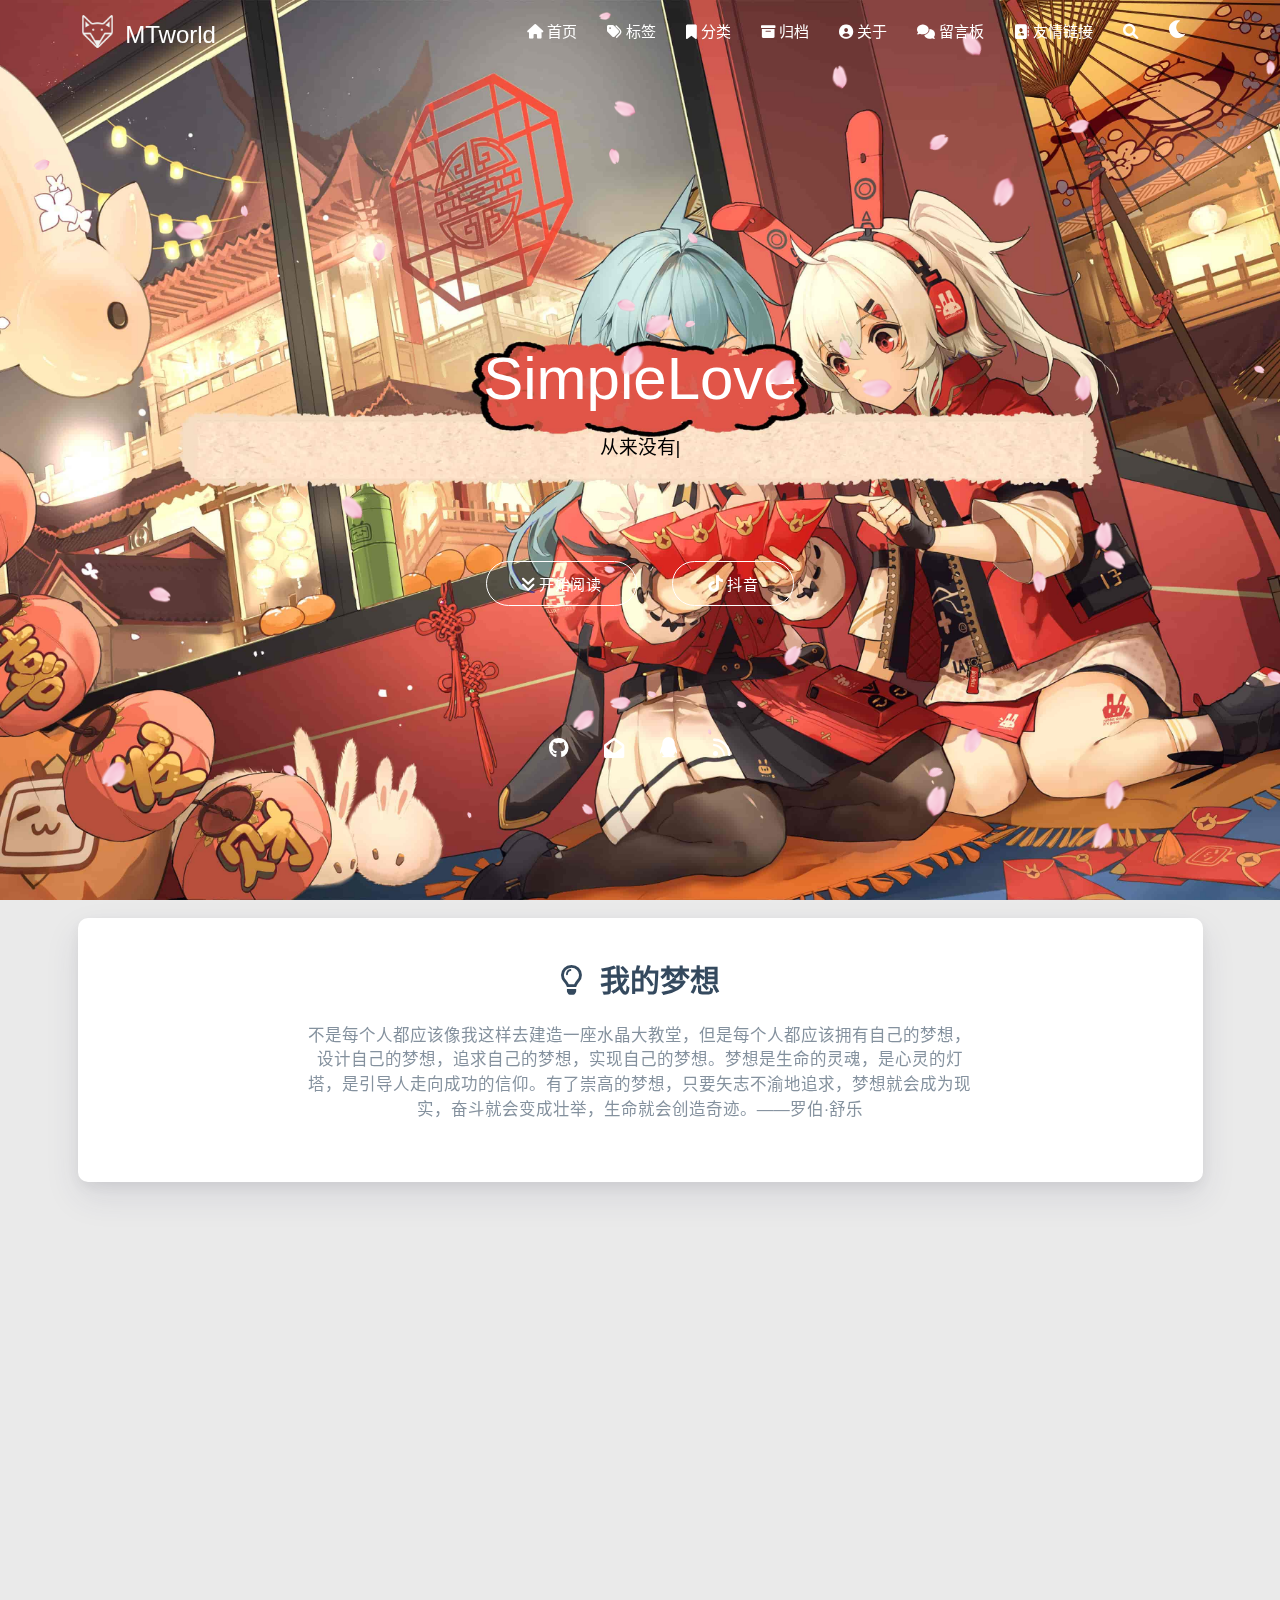
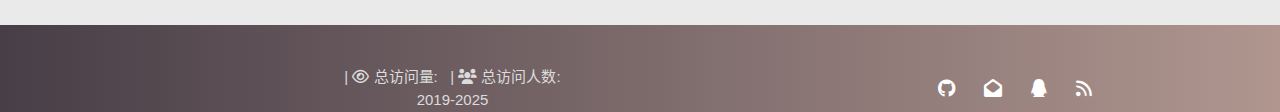
<file: index.html>
<!DOCTYPE HTML>
<html lang="zh-CN">


<head>
    <meta charset="utf-8">
    <meta name="keywords" content="MTworld">
    <meta name="description" content="MTworld">
    <meta http-equiv="X-UA-Compatible" content="IE=edge">
    <meta name="viewport" content="width=device-width, initial-scale=1.0, user-scalable=no">
    <meta name="renderer" content="webkit|ie-stand|ie-comp">
    <meta name="mobile-web-app-capable" content="yes">
    <meta name="format-detection" content="telephone=no">
    <meta name="apple-mobile-web-app-capable" content="yes">
    <meta name="apple-mobile-web-app-status-bar-style" content="black-translucent">
    <meta name="referrer" content="no-referrer-when-downgrade">
    <!-- Global site tag (gtag.js) - Google Analytics -->


    <title>MTworld</title>
    <link rel="icon" type="image/png" href="/favicon.png">
    


    <!-- index cover -->
    <!-- <link rel="stylesheet preload" type="text/css" href="/css/indexcover.css"> -->
    <style>
        .carousel-control {
            width: 45px;
            height: 45px;
            line-height: 55px;
            border-radius: 45px;
            background: transparent;
            cursor: pointer;
            z-index: 100;
        }
        
        #prev-cover {
            position: absolute;
            top: 48%;
            left: 8px;
        }
        
        #next-cover {
            position: absolute;
            top: 48%;
            right: 8px;;
        }
        
        #prev-cover i {
            margin-right: 3px;
        }
        
        #next-cover i {
            margin-left: 3px;
        }
        
        .carousel-control:hover {
            background-color: rgba(0, 0, 0, .4);
        }
        
        .carousel-control i {
            color: #fff;
            font-size: 2.4rem;
        }
    </style>



<link rel="stylesheet" type="text/css" href="/libs/awesome/css/all.min.css">
<link rel="stylesheet" type="text/css" href="/libs/materialize/materialize.min.css">
<link rel="stylesheet" type="text/css" href="/libs/aos/aos.css">
<link rel="stylesheet" type="text/css" href="/libs/animate/animate.min.css">
<link rel="stylesheet" type="text/css" href="/libs/lightGallery/css/lightgallery.min.css">
<link rel="stylesheet" type="text/css" href="/css/matery.css">
<link rel="stylesheet" type="text/css" href="/css/my.css">
<link rel="stylesheet" type="text/css" href="/css/dark.css" media="none" onload="if(media!='all')media='all'">




    <link rel="stylesheet" href="/libs/tocbot/tocbot.css">
    <link rel="stylesheet" href="/css/post.css">






    <script src="/libs/jquery/jquery-3.6.0.min.js"></script>
    <script src="/js/autohidenav.js"></script>

<meta name="generator" content="Hexo 8.1.1"></head>


<body>
    <header class="navbar-fixed">
    <nav id="headNav" class="bg-color nav-transparent">
        <div id="navContainer" class="nav-wrapper container">
            <div class="brand-logo">
                <a href="/" class="waves-effect waves-light">
                    
                    <img src="/medias/logo.png" class="logo-img" alt="LOGO">
                    
                    <span class="logo-span">MTworld</span>
                </a>
            </div>
            

<a href="#" data-target="mobile-nav" class="sidenav-trigger button-collapse"><i class="fas fa-bars"></i></a>
<ul class="right nav-menu">
  
  <li class="hide-on-med-and-down nav-item">
    
    <a href="/" class="waves-effect waves-light">
      
      <i class="fas fa-home" style="zoom: 0.6;"></i>
      
      <span>首页</span>
    </a>
    
  </li>
  
  <li class="hide-on-med-and-down nav-item">
    
    <a href="/tags" class="waves-effect waves-light">
      
      <i class="fas fa-tags" style="zoom: 0.6;"></i>
      
      <span>标签</span>
    </a>
    
  </li>
  
  <li class="hide-on-med-and-down nav-item">
    
    <a href="/categories" class="waves-effect waves-light">
      
      <i class="fas fa-bookmark" style="zoom: 0.6;"></i>
      
      <span>分类</span>
    </a>
    
  </li>
  
  <li class="hide-on-med-and-down nav-item">
    
    <a href="/archives" class="waves-effect waves-light">
      
      <i class="fas fa-archive" style="zoom: 0.6;"></i>
      
      <span>归档</span>
    </a>
    
  </li>
  
  <li class="hide-on-med-and-down nav-item">
    
    <a href="/about" class="waves-effect waves-light">
      
      <i class="fas fa-user-circle" style="zoom: 0.6;"></i>
      
      <span>关于</span>
    </a>
    
  </li>
  
  <li class="hide-on-med-and-down nav-item">
    
    <a href="/contact" class="waves-effect waves-light">
      
      <i class="fas fa-comments" style="zoom: 0.6;"></i>
      
      <span>留言板</span>
    </a>
    
  </li>
  
  <li class="hide-on-med-and-down nav-item">
    
    <a href="/friends" class="waves-effect waves-light">
      
      <i class="fas fa-address-book" style="zoom: 0.6;"></i>
      
      <span>友情链接</span>
    </a>
    
  </li>
  
  <li>
    <a href="#searchModal" class="modal-trigger waves-effect waves-light">
      <i id="searchIcon" class="fas fa-search" title="搜索" style="zoom: 0.85;"></i>
    </a>
  </li>
  <li>
    <a href="javascript:;" class="waves-effect waves-light" onclick="switchNightMode()" title="深色/浅色模式" >
      <i id="sum-moon-icon" class="fas fa-sun" style="zoom: 0.85;"></i>
    </a>
  </li>
</ul>


<div id="mobile-nav" class="side-nav sidenav">

    <div class="mobile-head bg-color">
        
        <img src="/medias/logo.png" class="logo-img circle responsive-img">
        
        <div class="logo-name">MTworld</div>
        <div class="logo-desc">
            
            Never really desperate, only the lost of the soul.
            
        </div>
    </div>

    <ul class="menu-list mobile-menu-list">
        
        <li class="m-nav-item">
	  
		<a href="/" class="waves-effect waves-light">
			
			    <i class="fa-fw fas fa-home"></i>
			
			首页
		</a>
          
        </li>
        
        <li class="m-nav-item">
	  
		<a href="/tags" class="waves-effect waves-light">
			
			    <i class="fa-fw fas fa-tags"></i>
			
			标签
		</a>
          
        </li>
        
        <li class="m-nav-item">
	  
		<a href="/categories" class="waves-effect waves-light">
			
			    <i class="fa-fw fas fa-bookmark"></i>
			
			分类
		</a>
          
        </li>
        
        <li class="m-nav-item">
	  
		<a href="/archives" class="waves-effect waves-light">
			
			    <i class="fa-fw fas fa-archive"></i>
			
			归档
		</a>
          
        </li>
        
        <li class="m-nav-item">
	  
		<a href="/about" class="waves-effect waves-light">
			
			    <i class="fa-fw fas fa-user-circle"></i>
			
			关于
		</a>
          
        </li>
        
        <li class="m-nav-item">
	  
		<a href="/contact" class="waves-effect waves-light">
			
			    <i class="fa-fw fas fa-comments"></i>
			
			留言板
		</a>
          
        </li>
        
        <li class="m-nav-item">
	  
		<a href="/friends" class="waves-effect waves-light">
			
			    <i class="fa-fw fas fa-address-book"></i>
			
			友情链接
		</a>
          
        </li>
        
        
    </ul>
</div>


        </div>

        
    </nav>

</header>

    


<div class="carousel carousel-slider center index-cover" data-indicators="true" style="margin-top: -64px;">
    

    <div class="carousel-item  white-text bg-cover about-cover">
        <div class="container">
            <div class="row">
    <div class="col s10 offset-s1 m8 offset-m2 l8 offset-l2">
        <div class="brand">
            <div class="title center-align">
                
                SimpleLove
                
            </div>

            <div class="description center-align">
                
                <span id="subtitle"></span>
                <script src="/libs/typed/typed.js"></script>
                <script>
                    var typed = new Typed("#subtitle", {
                        strings: [ 
                            
                                "从来没有真正的绝境, 只有心灵的迷途",
                            
                                "Never really desperate, only the lost of the soul",
                            
                        ],
                        startDelay: 300,
                        typeSpeed: 100,
                        loop: true,
                        backSpeed: 50,
                        showCursor: true
                    });
                </script>
                
            </div>
        </div>
    </div>
</div>


<script>
    $('.bg-cover').css('background-image', 'url(/medias/banner/0.jpg)');
</script>



            <div class="cover-btns">
                <a href="#indexCard" class="waves-effect waves-light btn">
                    <i class="fa fa-angle-double-down"></i>开始阅读
                </a>

                
                    <a href="https://v.douyin.com/krPpkBrZwsg/" class="waves-effect waves-light btn" target="_blank">
                        <i class="fab fa-tiktok"></i>抖音
                    </a>
                
            </div>
            <div class="cover-social-link">
    <a href="https://github.com/blinkfox" class="tooltipped" target="_blank" data-tooltip="访问我的GitHub" data-position="top" data-delay="50">
        <i class="fab fa-github"></i>
    </a>



    <a href="mailto:1181062873@qq.com" class="tooltipped" target="_blank" data-tooltip="邮件联系我" data-position="top" data-delay="50">
        <i class="fas fa-envelope-open"></i>
    </a>







    <a href="tencent://AddContact/?fromId=50&fromSubId=1&subcmd=all&uin=1181062873" class="tooltipped" target="_blank" data-tooltip="QQ联系我: 1181062873" data-position="top" data-delay="50">
        <i class="fab fa-qq"></i>
    </a>







    <a href="/atom.xml" class="tooltipped" target="_blank" data-tooltip="RSS 订阅" data-position="top" data-delay="50">
        <i class="fas fa-rss"></i>
    </a>

</div>
        </div>
    </div>

    
</div>

<script>
    $(function () {
        let coverSlider = $('.carousel');

        //用户触摸轮播自动 restartPlay 是否生效
        let initUserPressedOrDraggedActive = false

        //用户触摸轮播自动 restartPlay
        function initUserPressedOrDragged(instance) {
            setInterval(() => {
                if (instance.pressed || instance.dragged) {
                    // console.log('initUserPressedOrDragged: ',instance.pressed,instance.dragged)
                    restartPlay()
                }
            }, 1000)
        }

        coverSlider.carousel({
            duration: Number('120'),
            fullWidth: true,
            indicators: 'true' === 'true',
            onCycleTo() {
                if (!initUserPressedOrDraggedActive) {
                    // console.log('initUserPressedOrDraggedActive')
                    initUserPressedOrDragged(this)
                    initUserPressedOrDraggedActive = true
                }
            },
        })

        let carouselIntervalId;
        
        // Loop to call the next cover article picture.
        let autoCarousel = function () {
            carouselIntervalId = setInterval(function () {
                coverSlider.carousel('next');
            }, 5000);
        };
        autoCarousel();
        

        function restartPlay() {
            
            clearInterval(carouselIntervalId);
            autoCarousel();
            
        };

        
        // prev and next cover post.
        $('#prev-cover').click(function () {
            coverSlider.carousel('prev');
            restartPlay();
        });
        $('#next-cover').click(function () {
            coverSlider.carousel('next');
            restartPlay();
        });
        
    });
</script>



<main class="content">

    
    <div id="indexCard" class="index-card">
        <div class="container ">
            <div class="card">
                <div class="card-content">
                    
                        <div class="dream">
    
    <div class="title center-align">
        <i class="far fa-lightbulb"></i>&nbsp;&nbsp;我的梦想
    </div>
    
    <div class="row">
        <div class="col l8 offset-l2 m10 offset-m1 s10 offset-s1 center-align text">
            不是每个人都应该像我这样去建造一座水晶大教堂，但是每个人都应该拥有自己的梦想，设计自己的梦想，追求自己的梦想，实现自己的梦想。梦想是生命的灵魂，是心灵的灯塔，是引导人走向成功的信仰。有了崇高的梦想，只要矢志不渝地追求，梦想就会成为现实，奋斗就会变成壮举，生命就会创造奇迹。——罗伯·舒乐
        </div>
    </div>
</div>

                    

                    

                    

                    
                    <div id="recommend-sections" class="recommend">
                        



                    </div>
                    
                </div>
            </div>
        </div>
    </div>
    

    

    <!-- 所有文章卡片 -->
    <article id="articles" class="container articles">
        <div class="row article-row">
            
             <!-- 隐藏某个文章 -->
            <div class="article col s12 m6 l4" data-aos="zoom-in">
                <div class="card">
                    <a href="/posts/3eeb.html">
                        <div class="card-image">
                            
                            
                            <img src="/medias/featureimages/0.jpg" class="responsive-img" alt="Hello World">
                            
                            <span class="card-title">Hello World</span>
                        </div>
                    </a>

                    <div class="card-content article-content">
                        <div class="summary block-with-text">
                            
                                Welcome to Hexo! This is your very first post. Check documentation for more info. If you get any problems when using Hex
                            
                        </div>
                        <div class="publish-info">
                            <span class="publish-date">
                                <i class="far fa-clock fa-fw icon-date"></i>2025-11-14
                            </span>
                            <span class="publish-author">
                                
                                <i class="fas fa-user fa-fw"></i>
                                是木头呀
                                
                            </span>
                        </div>
                    </div>

                    
                </div>
            </div>
              <!-- 隐藏某个文章 -->
            
        </div>
    </article>

</main>




    <footer class="page-footer bg-color">
    
        <link rel="stylesheet" href="/libs/aplayer/APlayer.min.css">
<style>
    .aplayer .aplayer-lrc p {
        
        display: none;
        
        font-size: 12px;
        font-weight: 700;
        line-height: 16px !important;
    }

    .aplayer .aplayer-lrc p.aplayer-lrc-current {
        
        display: none;
        
        font-size: 15px;
        color: #42b983;
    }

    
    .aplayer.aplayer-fixed.aplayer-narrow .aplayer-body {
        left: -66px !important;
    }

    .aplayer.aplayer-fixed.aplayer-narrow .aplayer-body:hover {
        left: 0px !important;
    }

    
</style>
<div class="">
    
    <div class="row">
        <meting-js class="col l8 offset-l2 m10 offset-m1 s12"
                   server="netease"
                   type="playlist"
                   id="5337933369"
                   fixed='true'
                   autoplay='true'
                   theme='#42b983'
                   loop='all'
                   order='random'
                   preload='auto'
                   volume='0.7'
                   list-folded='true'
        >
        </meting-js>
    </div>
</div>

<script src="/libs/aplayer/APlayer.min.js"></script>
<script src="/libs/aplayer/Meting.min.js"></script>

    

    <div class="container row center-align"
         style="margin-bottom: 0px !important;">
        <div class="col s12 m8 l8 copy-right">
            <!--Copyright&nbsp;&copy;-->
            <!--
            <a href="/about" target="_blank">是木头呀</a>
            |&nbsp;Powered by&nbsp;<a href="https://hexo.io/" target="_blank">Hexo</a>
            |&nbsp;Theme&nbsp;<a href="https://github.com/blinkfox/hexo-theme-matery" target="_blank">Matery</a>
            -->
            
            
            
            
                
            
            
                <span id="busuanzi_container_site_pv">
                &nbsp;|&nbsp;<i class="far fa-eye"></i>&nbsp;总访问量:&nbsp;
                    <span id="busuanzi_value_site_pv" class="white-color"></span>
            </span>
            
            
                <span id="busuanzi_container_site_uv">
                &nbsp;|&nbsp;<i class="fas fa-users"></i>&nbsp;总访问人数:&nbsp;
                    <span id="busuanzi_value_site_uv" class="white-color"></span>
            </span>
            
            <br>
            
                <span id="year">2019-2025</span>
            
            <!-- 运行天数提醒. -->
            
            <br>
            
        </div>
        <div class="col s12 m4 l4 social-link social-statis">
    <a href="https://github.com/blinkfox" class="tooltipped" target="_blank" data-tooltip="访问我的GitHub" data-position="top" data-delay="50">
        <i class="fab fa-github"></i>
    </a>



    <a href="mailto:1181062873@qq.com" class="tooltipped" target="_blank" data-tooltip="邮件联系我" data-position="top" data-delay="50">
        <i class="fas fa-envelope-open"></i>
    </a>







    <a href="tencent://AddContact/?fromId=50&fromSubId=1&subcmd=all&uin=1181062873" class="tooltipped" target="_blank" data-tooltip="QQ联系我: 1181062873" data-position="top" data-delay="50">
        <i class="fab fa-qq"></i>
    </a>







    <a href="/atom.xml" class="tooltipped" target="_blank" data-tooltip="RSS 订阅" data-position="top" data-delay="50">
        <i class="fas fa-rss"></i>
    </a>

</div>
    </div>
</footer>

<div class="progress-bar"></div>



    <!-- 搜索遮罩框 -->
<div id="searchModal" class="modal">
    <div class="modal-content">
        <div class="search-header">
            <span class="title"><i class="fas fa-search"></i>&nbsp;&nbsp;搜索</span>
            <input type="search" id="searchInput" name="s" placeholder="请输入搜索的关键字"
                   class="search-input">
        </div>
        <div id="searchResult"></div>
    </div>
</div>

<script type="text/javascript">
$(function () {
    var searchFunc = function (path, search_id, content_id) {
        'use strict';
        $.ajax({
            url: path,
            dataType: "xml",
            success: function (xmlResponse) {
                // get the contents from search data
                var datas = $("entry", xmlResponse).map(function () {
                    return {
                        title: $("title", this).text(),
                        content: $("content", this).text(),
                        url: $("url", this).text()
                    };
                }).get();
                var $input = document.getElementById(search_id);
                var $resultContent = document.getElementById(content_id);
                $input.addEventListener('input', function () {
                    var str = '<ul class=\"search-result-list\">';
                    var keywords = this.value.trim().toLowerCase().split(/[\s\-]+/);
                    $resultContent.innerHTML = "";
                    if (this.value.trim().length <= 0) {
                        return;
                    }
                    // perform local searching
                    datas.forEach(function (data) {
                        var isMatch = true;
                        var data_title = data.title.trim().toLowerCase();
                        var data_content = data.content.trim().replace(/<[^>]+>/g, "").toLowerCase();
                        var data_url = data.url;
                        data_url = data_url.indexOf('/') === 0 ? data.url : '/' + data_url;
                        var index_title = -1;
                        var index_content = -1;
                        var first_occur = -1;
                        // only match artiles with not empty titles and contents
                        if (data_title !== '' && data_content !== '') {
                            keywords.forEach(function (keyword, i) {
                                index_title = data_title.indexOf(keyword);
                                index_content = data_content.indexOf(keyword);
                                if (index_title < 0 && index_content < 0) {
                                    isMatch = false;
                                } else {
                                    if (index_content < 0) {
                                        index_content = 0;
                                    }
                                    if (i === 0) {
                                        first_occur = index_content;
                                    }
                                }
                            });
                        }
                        // show search results
                        if (isMatch) {
                            str += "<li><a href='" + data_url + "' class='search-result-title'>" + data_title + "</a>";
                            var content = data.content.trim().replace(/<[^>]+>/g, "");
                            if (first_occur >= 0) {
                                // cut out 100 characters
                                var start = first_occur - 20;
                                var end = first_occur + 80;
                                if (start < 0) {
                                    start = 0;
                                }
                                if (start === 0) {
                                    end = 100;
                                }
                                if (end > content.length) {
                                    end = content.length;
                                }
                                var match_content = content.substr(start, end);
                                // highlight all keywords
                                keywords.forEach(function (keyword) {
                                    var regS = new RegExp(keyword, "gi");
                                    match_content = match_content.replace(regS, "<em class=\"search-keyword\">" + keyword + "</em>");
                                });

                                str += "<p class=\"search-result\">" + match_content + "...</p>"
                            }
                            str += "</li>";
                        }
                    });
                    str += "</ul>";
                    $resultContent.innerHTML = str;
                });
            }
        });
    };

    searchFunc('/search.xml', 'searchInput', 'searchResult');
});
</script>

    <!-- 白天和黑夜主题 -->
<div class="stars-con">
    <div id="stars"></div>
    <div id="stars2"></div>
    <div id="stars3"></div>  
</div>

<script>
    function switchNightMode() {
        $('<div class="Cuteen_DarkSky"><div class="Cuteen_DarkPlanet"></div></div>').appendTo($('body')),
        setTimeout(function () {
            $('body').hasClass('DarkMode') 
            ? ($('body').removeClass('DarkMode'), localStorage.setItem('isDark', '0'), $('#sum-moon-icon').removeClass("fa-sun").addClass('fa-moon')) 
            : ($('body').addClass('DarkMode'), localStorage.setItem('isDark', '1'), $('#sum-moon-icon').addClass("fa-sun").removeClass('fa-moon')),
            
            setTimeout(function () {
            $('.Cuteen_DarkSky').fadeOut(1e3, function () {
                $(this).remove()
            })
            }, 2e3)
        })
    }
</script>

    <!-- 回到顶部按钮 -->
<div id="backTop" class="top-scroll">
    <a class="btn-floating btn-large waves-effect waves-light" href="#!">
        <i class="fas fa-arrow-up"></i>
    </a>
</div>


    <script src="/libs/materialize/materialize.min.js"></script>
    <script src="/libs/masonry/masonry.pkgd.min.js"></script>
    <script src="/libs/aos/aos.js"></script>
    <script src="/libs/scrollprogress/scrollProgress.min.js"></script>
    <script src="/libs/lightGallery/js/lightgallery-all.min.js"></script>
    <script src="/js/matery.js"></script>

    

    
    
    

    <!-- 雪花特效 -->
    

    <!-- 鼠标星星特效 -->
    

     
        <script src="https://ssl.captcha.qq.com/TCaptcha.js"></script>
        <script src="/libs/others/TencentCaptcha.js"></script>
        <button id="TencentCaptcha" data-appid="xxxxxxxxxx" data-cbfn="callback" type="button" hidden></button>
    

    <!-- Baidu Analytics -->

    <!-- Baidu Push -->

<script>
    (function () {
        var bp = document.createElement('script');
        var curProtocol = window.location.protocol.split(':')[0];
        if (curProtocol === 'https') {
            bp.src = 'https://zz.bdstatic.com/linksubmit/push.js';
        } else {
            bp.src = 'http://push.zhanzhang.baidu.com/push.js';
        }
        var s = document.getElementsByTagName("script")[0];
        s.parentNode.insertBefore(bp, s);
    })();
</script>

    
    <script src="/libs/others/clicklove.js" async="async"></script>
    
    
    <script async src="/libs/others/busuanzi.pure.mini.js"></script>
    

    

    

    <!--腾讯兔小巢-->
    
    

    

    

    
    <script src="/libs/instantpage/instantpage.js" type="module"></script>
    

    <script type="text/javascript">
        //只在桌面版网页启用特效
        var windowWidth = $(window).width();
        if (windowWidth > 768) {
          document.write(
            '<script type="text/javascript" src="/js/sakura.js"><\/script>'
          );
        }
    </script>

    <script type="text/javascript">
        var OriginTitile=document.title,st;
        document.addEventListener("visibilitychange",function(){
            document.hidden?(document.title="死如秋叶之静美❄",clearTimeout(st)):(document.title="生如夏花之绚烂❄",st=setTimeout(function(){document.title=OriginTitile},3e3))
        })
    </script>

</body>

</html>
</file>
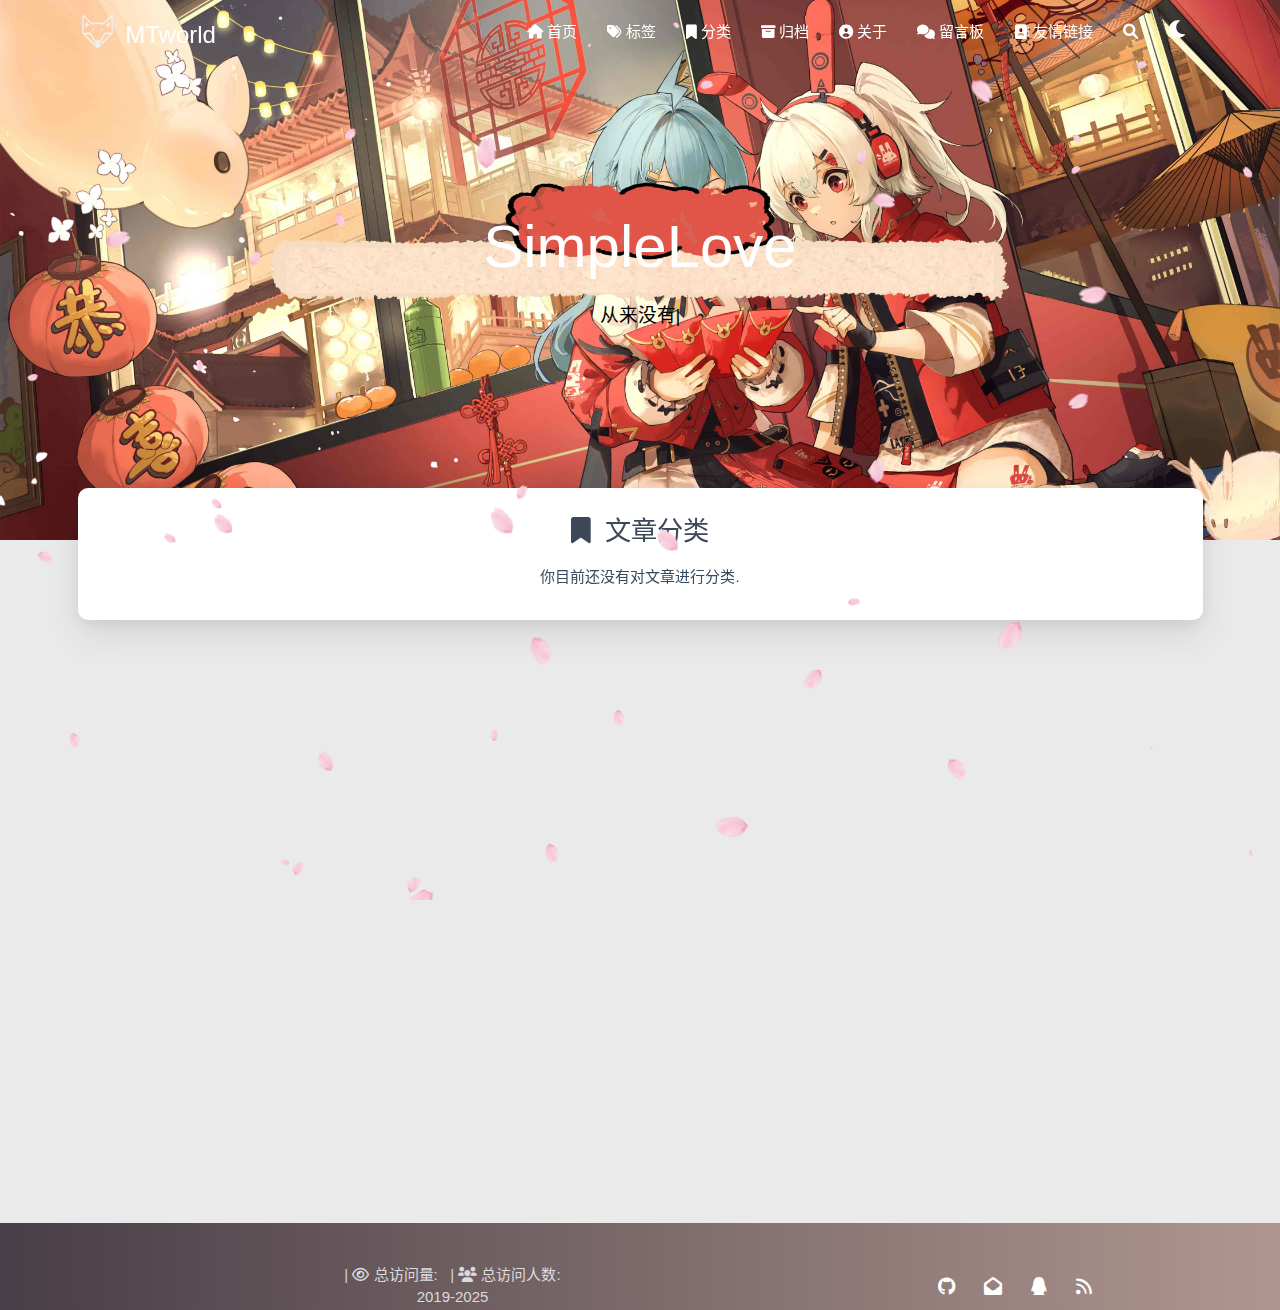
<file: categories/index.html>
<!DOCTYPE HTML>
<html lang="zh-CN">


<head>
    <meta charset="utf-8">
    <meta name="keywords" content="分类, MTworld">
    <meta name="description" content="MTworld">
    <meta http-equiv="X-UA-Compatible" content="IE=edge">
    <meta name="viewport" content="width=device-width, initial-scale=1.0, user-scalable=no">
    <meta name="renderer" content="webkit|ie-stand|ie-comp">
    <meta name="mobile-web-app-capable" content="yes">
    <meta name="format-detection" content="telephone=no">
    <meta name="apple-mobile-web-app-capable" content="yes">
    <meta name="apple-mobile-web-app-status-bar-style" content="black-translucent">
    <meta name="referrer" content="no-referrer-when-downgrade">
    <!-- Global site tag (gtag.js) - Google Analytics -->


    <title>分类 | MTworld</title>
    <link rel="icon" type="image/png" href="/favicon.png">
    


    <!-- bg-cover style     -->



<link rel="stylesheet" type="text/css" href="/libs/awesome/css/all.min.css">
<link rel="stylesheet" type="text/css" href="/libs/materialize/materialize.min.css">
<link rel="stylesheet" type="text/css" href="/libs/aos/aos.css">
<link rel="stylesheet" type="text/css" href="/libs/animate/animate.min.css">
<link rel="stylesheet" type="text/css" href="/libs/lightGallery/css/lightgallery.min.css">
<link rel="stylesheet" type="text/css" href="/css/matery.css">
<link rel="stylesheet" type="text/css" href="/css/my.css">
<link rel="stylesheet" type="text/css" href="/css/dark.css" media="none" onload="if(media!='all')media='all'">




    <link rel="stylesheet" href="/libs/tocbot/tocbot.css">
    <link rel="stylesheet" href="/css/post.css">




    
        <link rel="stylesheet" type="text/css" href="/css/reward.css">
    



    <script src="/libs/jquery/jquery-3.6.0.min.js"></script>
    <script src="/js/autohidenav.js"></script>

<meta name="generator" content="Hexo 8.1.1"></head>


<body>
    <header class="navbar-fixed">
    <nav id="headNav" class="bg-color nav-transparent">
        <div id="navContainer" class="nav-wrapper container">
            <div class="brand-logo">
                <a href="/" class="waves-effect waves-light">
                    
                    <img src="/medias/logo.png" class="logo-img" alt="LOGO">
                    
                    <span class="logo-span">MTworld</span>
                </a>
            </div>
            

<a href="#" data-target="mobile-nav" class="sidenav-trigger button-collapse"><i class="fas fa-bars"></i></a>
<ul class="right nav-menu">
  
  <li class="hide-on-med-and-down nav-item">
    
    <a href="/" class="waves-effect waves-light">
      
      <i class="fas fa-home" style="zoom: 0.6;"></i>
      
      <span>首页</span>
    </a>
    
  </li>
  
  <li class="hide-on-med-and-down nav-item">
    
    <a href="/tags" class="waves-effect waves-light">
      
      <i class="fas fa-tags" style="zoom: 0.6;"></i>
      
      <span>标签</span>
    </a>
    
  </li>
  
  <li class="hide-on-med-and-down nav-item">
    
    <a href="/categories" class="waves-effect waves-light">
      
      <i class="fas fa-bookmark" style="zoom: 0.6;"></i>
      
      <span>分类</span>
    </a>
    
  </li>
  
  <li class="hide-on-med-and-down nav-item">
    
    <a href="/archives" class="waves-effect waves-light">
      
      <i class="fas fa-archive" style="zoom: 0.6;"></i>
      
      <span>归档</span>
    </a>
    
  </li>
  
  <li class="hide-on-med-and-down nav-item">
    
    <a href="/about" class="waves-effect waves-light">
      
      <i class="fas fa-user-circle" style="zoom: 0.6;"></i>
      
      <span>关于</span>
    </a>
    
  </li>
  
  <li class="hide-on-med-and-down nav-item">
    
    <a href="/contact" class="waves-effect waves-light">
      
      <i class="fas fa-comments" style="zoom: 0.6;"></i>
      
      <span>留言板</span>
    </a>
    
  </li>
  
  <li class="hide-on-med-and-down nav-item">
    
    <a href="/friends" class="waves-effect waves-light">
      
      <i class="fas fa-address-book" style="zoom: 0.6;"></i>
      
      <span>友情链接</span>
    </a>
    
  </li>
  
  <li>
    <a href="#searchModal" class="modal-trigger waves-effect waves-light">
      <i id="searchIcon" class="fas fa-search" title="搜索" style="zoom: 0.85;"></i>
    </a>
  </li>
  <li>
    <a href="javascript:;" class="waves-effect waves-light" onclick="switchNightMode()" title="深色/浅色模式" >
      <i id="sum-moon-icon" class="fas fa-sun" style="zoom: 0.85;"></i>
    </a>
  </li>
</ul>


<div id="mobile-nav" class="side-nav sidenav">

    <div class="mobile-head bg-color">
        
        <img src="/medias/logo.png" class="logo-img circle responsive-img">
        
        <div class="logo-name">MTworld</div>
        <div class="logo-desc">
            
            Never really desperate, only the lost of the soul.
            
        </div>
    </div>

    <ul class="menu-list mobile-menu-list">
        
        <li class="m-nav-item">
	  
		<a href="/" class="waves-effect waves-light">
			
			    <i class="fa-fw fas fa-home"></i>
			
			首页
		</a>
          
        </li>
        
        <li class="m-nav-item">
	  
		<a href="/tags" class="waves-effect waves-light">
			
			    <i class="fa-fw fas fa-tags"></i>
			
			标签
		</a>
          
        </li>
        
        <li class="m-nav-item">
	  
		<a href="/categories" class="waves-effect waves-light">
			
			    <i class="fa-fw fas fa-bookmark"></i>
			
			分类
		</a>
          
        </li>
        
        <li class="m-nav-item">
	  
		<a href="/archives" class="waves-effect waves-light">
			
			    <i class="fa-fw fas fa-archive"></i>
			
			归档
		</a>
          
        </li>
        
        <li class="m-nav-item">
	  
		<a href="/about" class="waves-effect waves-light">
			
			    <i class="fa-fw fas fa-user-circle"></i>
			
			关于
		</a>
          
        </li>
        
        <li class="m-nav-item">
	  
		<a href="/contact" class="waves-effect waves-light">
			
			    <i class="fa-fw fas fa-comments"></i>
			
			留言板
		</a>
          
        </li>
        
        <li class="m-nav-item">
	  
		<a href="/friends" class="waves-effect waves-light">
			
			    <i class="fa-fw fas fa-address-book"></i>
			
			友情链接
		</a>
          
        </li>
        
        
    </ul>
</div>


        </div>

        
    </nav>

</header>

    <div class="bg-cover pd-header about-cover">
    <div class="container">
    <div class="row">
    <div class="col s10 offset-s1 m8 offset-m2 l8 offset-l2">
        <div class="brand">
            <div class="title center-align">
                
                SimpleLove
                
            </div>

            <div class="description center-align">
                
                <span id="subtitle"></span>
                <script src="/libs/typed/typed.js"></script>
                <script>
                    var typed = new Typed("#subtitle", {
                        strings: [ 
                            
                                "从来没有真正的绝境, 只有心灵的迷途",
                            
                                "Never really desperate, only the lost of the soul",
                            
                        ],
                        startDelay: 300,
                        typeSpeed: 100,
                        loop: true,
                        backSpeed: 50,
                        showCursor: true
                    });
                </script>
                
            </div>
        </div>
    </div>
</div>


<script>
    $('.bg-cover').css('background-image', 'url(/medias/banner/0.jpg)');
</script>


    </div>
</div>

<main class="content">

    

<div id="category-cloud" class="container chip-container">
    <div class="card">
        <div class="card-content">
            <div class="tag-title center-align">
                <i class="fas fa-bookmark"></i>&nbsp;&nbsp;文章分类
            </div>
            <div class="tag-chips">
                
                你目前还没有对文章进行分类.
                
            </div>
        </div>
    </div>
</div>


    

</main>


    <footer class="page-footer bg-color">
    
        <link rel="stylesheet" href="/libs/aplayer/APlayer.min.css">
<style>
    .aplayer .aplayer-lrc p {
        
        display: none;
        
        font-size: 12px;
        font-weight: 700;
        line-height: 16px !important;
    }

    .aplayer .aplayer-lrc p.aplayer-lrc-current {
        
        display: none;
        
        font-size: 15px;
        color: #42b983;
    }

    
    .aplayer.aplayer-fixed.aplayer-narrow .aplayer-body {
        left: -66px !important;
    }

    .aplayer.aplayer-fixed.aplayer-narrow .aplayer-body:hover {
        left: 0px !important;
    }

    
</style>
<div class="">
    
    <div class="row">
        <meting-js class="col l8 offset-l2 m10 offset-m1 s12"
                   server="netease"
                   type="playlist"
                   id="5337933369"
                   fixed='true'
                   autoplay='true'
                   theme='#42b983'
                   loop='all'
                   order='random'
                   preload='auto'
                   volume='0.7'
                   list-folded='true'
        >
        </meting-js>
    </div>
</div>

<script src="/libs/aplayer/APlayer.min.js"></script>
<script src="/libs/aplayer/Meting.min.js"></script>

    

    <div class="container row center-align"
         style="margin-bottom: 0px !important;">
        <div class="col s12 m8 l8 copy-right">
            <!--Copyright&nbsp;&copy;-->
            <!--
            <a href="/about" target="_blank">是木头呀</a>
            |&nbsp;Powered by&nbsp;<a href="https://hexo.io/" target="_blank">Hexo</a>
            |&nbsp;Theme&nbsp;<a href="https://github.com/blinkfox/hexo-theme-matery" target="_blank">Matery</a>
            -->
            
            
            
            
                
            
            
                <span id="busuanzi_container_site_pv">
                &nbsp;|&nbsp;<i class="far fa-eye"></i>&nbsp;总访问量:&nbsp;
                    <span id="busuanzi_value_site_pv" class="white-color"></span>
            </span>
            
            
                <span id="busuanzi_container_site_uv">
                &nbsp;|&nbsp;<i class="fas fa-users"></i>&nbsp;总访问人数:&nbsp;
                    <span id="busuanzi_value_site_uv" class="white-color"></span>
            </span>
            
            <br>
            
                <span id="year">2019-2025</span>
            
            <!-- 运行天数提醒. -->
            
            <br>
            
        </div>
        <div class="col s12 m4 l4 social-link social-statis">
    <a href="https://github.com/blinkfox" class="tooltipped" target="_blank" data-tooltip="访问我的GitHub" data-position="top" data-delay="50">
        <i class="fab fa-github"></i>
    </a>



    <a href="mailto:1181062873@qq.com" class="tooltipped" target="_blank" data-tooltip="邮件联系我" data-position="top" data-delay="50">
        <i class="fas fa-envelope-open"></i>
    </a>







    <a href="tencent://AddContact/?fromId=50&fromSubId=1&subcmd=all&uin=1181062873" class="tooltipped" target="_blank" data-tooltip="QQ联系我: 1181062873" data-position="top" data-delay="50">
        <i class="fab fa-qq"></i>
    </a>







    <a href="/atom.xml" class="tooltipped" target="_blank" data-tooltip="RSS 订阅" data-position="top" data-delay="50">
        <i class="fas fa-rss"></i>
    </a>

</div>
    </div>
</footer>

<div class="progress-bar"></div>



    <!-- 搜索遮罩框 -->
<div id="searchModal" class="modal">
    <div class="modal-content">
        <div class="search-header">
            <span class="title"><i class="fas fa-search"></i>&nbsp;&nbsp;搜索</span>
            <input type="search" id="searchInput" name="s" placeholder="请输入搜索的关键字"
                   class="search-input">
        </div>
        <div id="searchResult"></div>
    </div>
</div>

<script type="text/javascript">
$(function () {
    var searchFunc = function (path, search_id, content_id) {
        'use strict';
        $.ajax({
            url: path,
            dataType: "xml",
            success: function (xmlResponse) {
                // get the contents from search data
                var datas = $("entry", xmlResponse).map(function () {
                    return {
                        title: $("title", this).text(),
                        content: $("content", this).text(),
                        url: $("url", this).text()
                    };
                }).get();
                var $input = document.getElementById(search_id);
                var $resultContent = document.getElementById(content_id);
                $input.addEventListener('input', function () {
                    var str = '<ul class=\"search-result-list\">';
                    var keywords = this.value.trim().toLowerCase().split(/[\s\-]+/);
                    $resultContent.innerHTML = "";
                    if (this.value.trim().length <= 0) {
                        return;
                    }
                    // perform local searching
                    datas.forEach(function (data) {
                        var isMatch = true;
                        var data_title = data.title.trim().toLowerCase();
                        var data_content = data.content.trim().replace(/<[^>]+>/g, "").toLowerCase();
                        var data_url = data.url;
                        data_url = data_url.indexOf('/') === 0 ? data.url : '/' + data_url;
                        var index_title = -1;
                        var index_content = -1;
                        var first_occur = -1;
                        // only match artiles with not empty titles and contents
                        if (data_title !== '' && data_content !== '') {
                            keywords.forEach(function (keyword, i) {
                                index_title = data_title.indexOf(keyword);
                                index_content = data_content.indexOf(keyword);
                                if (index_title < 0 && index_content < 0) {
                                    isMatch = false;
                                } else {
                                    if (index_content < 0) {
                                        index_content = 0;
                                    }
                                    if (i === 0) {
                                        first_occur = index_content;
                                    }
                                }
                            });
                        }
                        // show search results
                        if (isMatch) {
                            str += "<li><a href='" + data_url + "' class='search-result-title'>" + data_title + "</a>";
                            var content = data.content.trim().replace(/<[^>]+>/g, "");
                            if (first_occur >= 0) {
                                // cut out 100 characters
                                var start = first_occur - 20;
                                var end = first_occur + 80;
                                if (start < 0) {
                                    start = 0;
                                }
                                if (start === 0) {
                                    end = 100;
                                }
                                if (end > content.length) {
                                    end = content.length;
                                }
                                var match_content = content.substr(start, end);
                                // highlight all keywords
                                keywords.forEach(function (keyword) {
                                    var regS = new RegExp(keyword, "gi");
                                    match_content = match_content.replace(regS, "<em class=\"search-keyword\">" + keyword + "</em>");
                                });

                                str += "<p class=\"search-result\">" + match_content + "...</p>"
                            }
                            str += "</li>";
                        }
                    });
                    str += "</ul>";
                    $resultContent.innerHTML = str;
                });
            }
        });
    };

    searchFunc('/search.xml', 'searchInput', 'searchResult');
});
</script>

    <!-- 白天和黑夜主题 -->
<div class="stars-con">
    <div id="stars"></div>
    <div id="stars2"></div>
    <div id="stars3"></div>  
</div>

<script>
    function switchNightMode() {
        $('<div class="Cuteen_DarkSky"><div class="Cuteen_DarkPlanet"></div></div>').appendTo($('body')),
        setTimeout(function () {
            $('body').hasClass('DarkMode') 
            ? ($('body').removeClass('DarkMode'), localStorage.setItem('isDark', '0'), $('#sum-moon-icon').removeClass("fa-sun").addClass('fa-moon')) 
            : ($('body').addClass('DarkMode'), localStorage.setItem('isDark', '1'), $('#sum-moon-icon').addClass("fa-sun").removeClass('fa-moon')),
            
            setTimeout(function () {
            $('.Cuteen_DarkSky').fadeOut(1e3, function () {
                $(this).remove()
            })
            }, 2e3)
        })
    }
</script>

    <!-- 回到顶部按钮 -->
<div id="backTop" class="top-scroll">
    <a class="btn-floating btn-large waves-effect waves-light" href="#!">
        <i class="fas fa-arrow-up"></i>
    </a>
</div>


    <script src="/libs/materialize/materialize.min.js"></script>
    <script src="/libs/masonry/masonry.pkgd.min.js"></script>
    <script src="/libs/aos/aos.js"></script>
    <script src="/libs/scrollprogress/scrollProgress.min.js"></script>
    <script src="/libs/lightGallery/js/lightgallery-all.min.js"></script>
    <script src="/js/matery.js"></script>

    

    
    
    

    <!-- 雪花特效 -->
    

    <!-- 鼠标星星特效 -->
    

     
        <script src="https://ssl.captcha.qq.com/TCaptcha.js"></script>
        <script src="/libs/others/TencentCaptcha.js"></script>
        <button id="TencentCaptcha" data-appid="xxxxxxxxxx" data-cbfn="callback" type="button" hidden></button>
    

    <!-- Baidu Analytics -->

    <!-- Baidu Push -->

<script>
    (function () {
        var bp = document.createElement('script');
        var curProtocol = window.location.protocol.split(':')[0];
        if (curProtocol === 'https') {
            bp.src = 'https://zz.bdstatic.com/linksubmit/push.js';
        } else {
            bp.src = 'http://push.zhanzhang.baidu.com/push.js';
        }
        var s = document.getElementsByTagName("script")[0];
        s.parentNode.insertBefore(bp, s);
    })();
</script>

    
    <script src="/libs/others/clicklove.js" async="async"></script>
    
    
    <script async src="/libs/others/busuanzi.pure.mini.js"></script>
    

    

    

    <!--腾讯兔小巢-->
    
    

    

    

    
    <script src="/libs/instantpage/instantpage.js" type="module"></script>
    

    <script type="text/javascript">
        //只在桌面版网页启用特效
        var windowWidth = $(window).width();
        if (windowWidth > 768) {
          document.write(
            '<script type="text/javascript" src="/js/sakura.js"><\/script>'
          );
        }
    </script>

    <script type="text/javascript">
        var OriginTitile=document.title,st;
        document.addEventListener("visibilitychange",function(){
            document.hidden?(document.title="死如秋叶之静美❄",clearTimeout(st)):(document.title="生如夏花之绚烂❄",st=setTimeout(function(){document.title=OriginTitile},3e3))
        })
    </script>

</body>

</html>
</file>
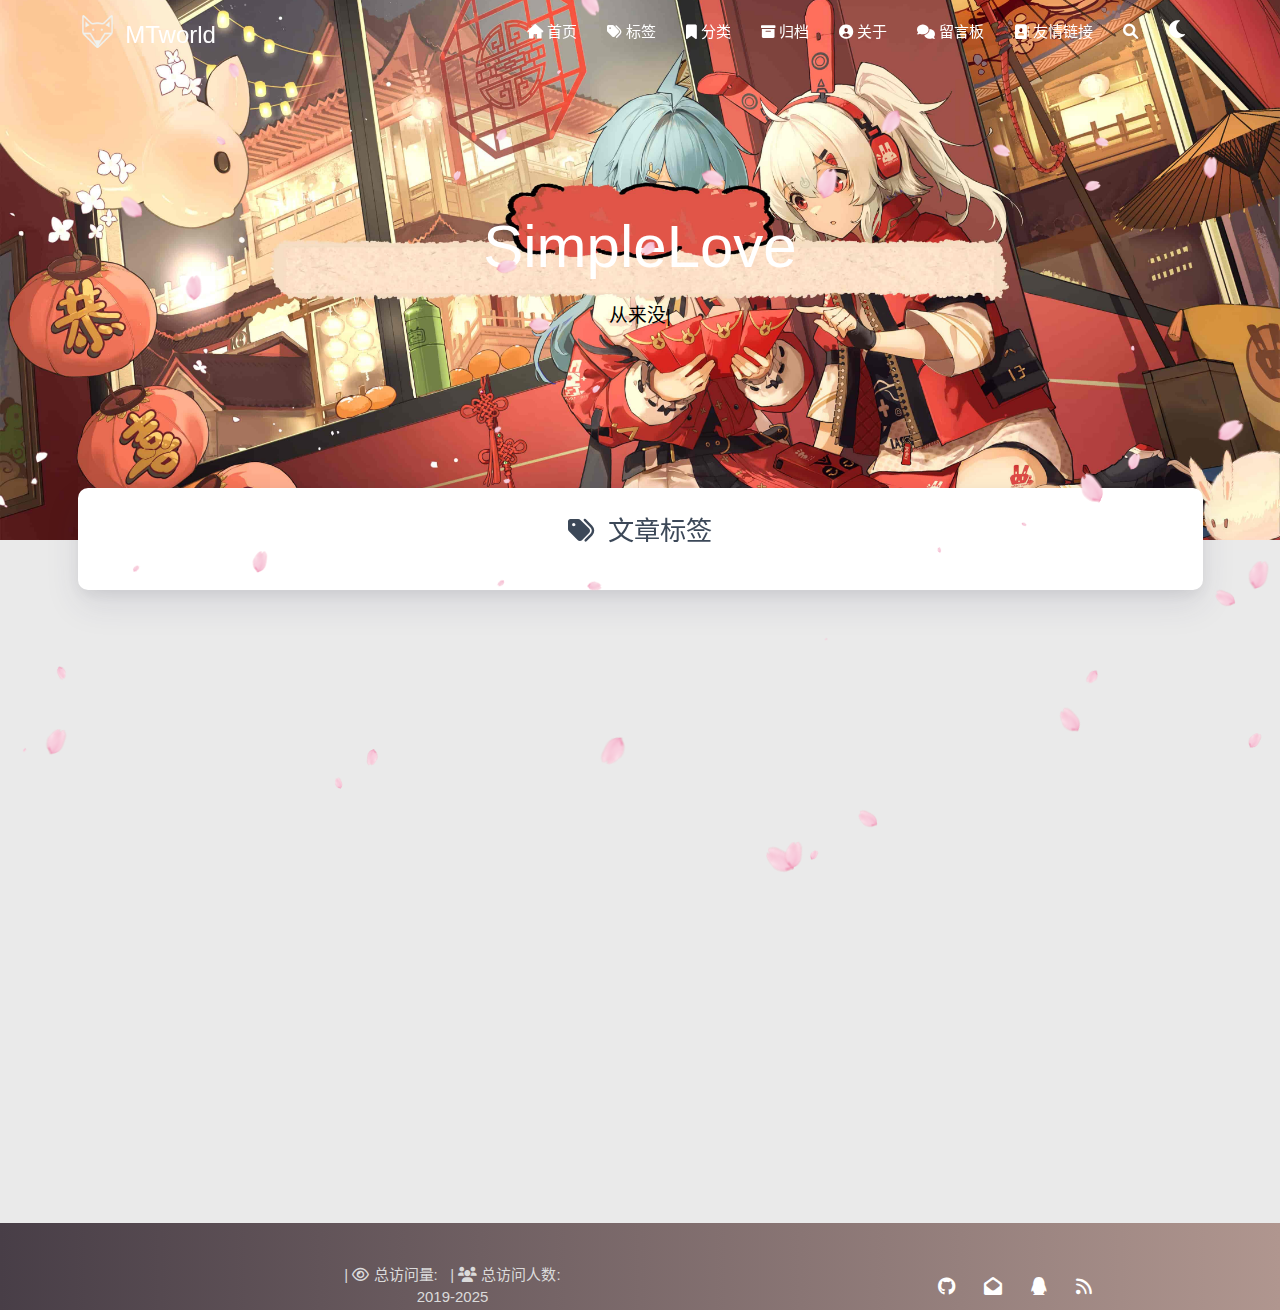
<file: tags/index.html>
<!DOCTYPE HTML>
<html lang="zh-CN">


<head>
    <meta charset="utf-8">
    <meta name="keywords" content="标签, MTworld">
    <meta name="description" content="MTworld">
    <meta http-equiv="X-UA-Compatible" content="IE=edge">
    <meta name="viewport" content="width=device-width, initial-scale=1.0, user-scalable=no">
    <meta name="renderer" content="webkit|ie-stand|ie-comp">
    <meta name="mobile-web-app-capable" content="yes">
    <meta name="format-detection" content="telephone=no">
    <meta name="apple-mobile-web-app-capable" content="yes">
    <meta name="apple-mobile-web-app-status-bar-style" content="black-translucent">
    <meta name="referrer" content="no-referrer-when-downgrade">
    <!-- Global site tag (gtag.js) - Google Analytics -->


    <title>标签 | MTworld</title>
    <link rel="icon" type="image/png" href="/favicon.png">
    


    <!-- bg-cover style     -->



<link rel="stylesheet" type="text/css" href="/libs/awesome/css/all.min.css">
<link rel="stylesheet" type="text/css" href="/libs/materialize/materialize.min.css">
<link rel="stylesheet" type="text/css" href="/libs/aos/aos.css">
<link rel="stylesheet" type="text/css" href="/libs/animate/animate.min.css">
<link rel="stylesheet" type="text/css" href="/libs/lightGallery/css/lightgallery.min.css">
<link rel="stylesheet" type="text/css" href="/css/matery.css">
<link rel="stylesheet" type="text/css" href="/css/my.css">
<link rel="stylesheet" type="text/css" href="/css/dark.css" media="none" onload="if(media!='all')media='all'">




    <link rel="stylesheet" href="/libs/tocbot/tocbot.css">
    <link rel="stylesheet" href="/css/post.css">




    
        <link rel="stylesheet" type="text/css" href="/css/reward.css">
    



    <script src="/libs/jquery/jquery-3.6.0.min.js"></script>
    <script src="/js/autohidenav.js"></script>

<meta name="generator" content="Hexo 8.1.1"></head>


<body>
    <header class="navbar-fixed">
    <nav id="headNav" class="bg-color nav-transparent">
        <div id="navContainer" class="nav-wrapper container">
            <div class="brand-logo">
                <a href="/" class="waves-effect waves-light">
                    
                    <img src="/medias/logo.png" class="logo-img" alt="LOGO">
                    
                    <span class="logo-span">MTworld</span>
                </a>
            </div>
            

<a href="#" data-target="mobile-nav" class="sidenav-trigger button-collapse"><i class="fas fa-bars"></i></a>
<ul class="right nav-menu">
  
  <li class="hide-on-med-and-down nav-item">
    
    <a href="/" class="waves-effect waves-light">
      
      <i class="fas fa-home" style="zoom: 0.6;"></i>
      
      <span>首页</span>
    </a>
    
  </li>
  
  <li class="hide-on-med-and-down nav-item">
    
    <a href="/tags" class="waves-effect waves-light">
      
      <i class="fas fa-tags" style="zoom: 0.6;"></i>
      
      <span>标签</span>
    </a>
    
  </li>
  
  <li class="hide-on-med-and-down nav-item">
    
    <a href="/categories" class="waves-effect waves-light">
      
      <i class="fas fa-bookmark" style="zoom: 0.6;"></i>
      
      <span>分类</span>
    </a>
    
  </li>
  
  <li class="hide-on-med-and-down nav-item">
    
    <a href="/archives" class="waves-effect waves-light">
      
      <i class="fas fa-archive" style="zoom: 0.6;"></i>
      
      <span>归档</span>
    </a>
    
  </li>
  
  <li class="hide-on-med-and-down nav-item">
    
    <a href="/about" class="waves-effect waves-light">
      
      <i class="fas fa-user-circle" style="zoom: 0.6;"></i>
      
      <span>关于</span>
    </a>
    
  </li>
  
  <li class="hide-on-med-and-down nav-item">
    
    <a href="/contact" class="waves-effect waves-light">
      
      <i class="fas fa-comments" style="zoom: 0.6;"></i>
      
      <span>留言板</span>
    </a>
    
  </li>
  
  <li class="hide-on-med-and-down nav-item">
    
    <a href="/friends" class="waves-effect waves-light">
      
      <i class="fas fa-address-book" style="zoom: 0.6;"></i>
      
      <span>友情链接</span>
    </a>
    
  </li>
  
  <li>
    <a href="#searchModal" class="modal-trigger waves-effect waves-light">
      <i id="searchIcon" class="fas fa-search" title="搜索" style="zoom: 0.85;"></i>
    </a>
  </li>
  <li>
    <a href="javascript:;" class="waves-effect waves-light" onclick="switchNightMode()" title="深色/浅色模式" >
      <i id="sum-moon-icon" class="fas fa-sun" style="zoom: 0.85;"></i>
    </a>
  </li>
</ul>


<div id="mobile-nav" class="side-nav sidenav">

    <div class="mobile-head bg-color">
        
        <img src="/medias/logo.png" class="logo-img circle responsive-img">
        
        <div class="logo-name">MTworld</div>
        <div class="logo-desc">
            
            Never really desperate, only the lost of the soul.
            
        </div>
    </div>

    <ul class="menu-list mobile-menu-list">
        
        <li class="m-nav-item">
	  
		<a href="/" class="waves-effect waves-light">
			
			    <i class="fa-fw fas fa-home"></i>
			
			首页
		</a>
          
        </li>
        
        <li class="m-nav-item">
	  
		<a href="/tags" class="waves-effect waves-light">
			
			    <i class="fa-fw fas fa-tags"></i>
			
			标签
		</a>
          
        </li>
        
        <li class="m-nav-item">
	  
		<a href="/categories" class="waves-effect waves-light">
			
			    <i class="fa-fw fas fa-bookmark"></i>
			
			分类
		</a>
          
        </li>
        
        <li class="m-nav-item">
	  
		<a href="/archives" class="waves-effect waves-light">
			
			    <i class="fa-fw fas fa-archive"></i>
			
			归档
		</a>
          
        </li>
        
        <li class="m-nav-item">
	  
		<a href="/about" class="waves-effect waves-light">
			
			    <i class="fa-fw fas fa-user-circle"></i>
			
			关于
		</a>
          
        </li>
        
        <li class="m-nav-item">
	  
		<a href="/contact" class="waves-effect waves-light">
			
			    <i class="fa-fw fas fa-comments"></i>
			
			留言板
		</a>
          
        </li>
        
        <li class="m-nav-item">
	  
		<a href="/friends" class="waves-effect waves-light">
			
			    <i class="fa-fw fas fa-address-book"></i>
			
			友情链接
		</a>
          
        </li>
        
        
    </ul>
</div>


        </div>

        
    </nav>

</header>

    <div class="bg-cover pd-header about-cover">
    <div class="container">
    <div class="row">
    <div class="col s10 offset-s1 m8 offset-m2 l8 offset-l2">
        <div class="brand">
            <div class="title center-align">
                
                SimpleLove
                
            </div>

            <div class="description center-align">
                
                <span id="subtitle"></span>
                <script src="/libs/typed/typed.js"></script>
                <script>
                    var typed = new Typed("#subtitle", {
                        strings: [ 
                            
                                "从来没有真正的绝境, 只有心灵的迷途",
                            
                                "Never really desperate, only the lost of the soul",
                            
                        ],
                        startDelay: 300,
                        typeSpeed: 100,
                        loop: true,
                        backSpeed: 50,
                        showCursor: true
                    });
                </script>
                
            </div>
        </div>
    </div>
</div>


<script>
    $('.bg-cover').css('background-image', 'url(/medias/banner/0.jpg)');
</script>


    </div>
</div>

<main class="content">

    

<div id="tags" class="container chip-container">
    <div class="card">
        <div class="card-content">
            <div class="tag-title center-align">
                <i class="fas fa-tags"></i>&nbsp;&nbsp;文章标签
            </div>
            <div class="tag-chips">
                
            </div>
        </div>
    </div>
</div>

    

</main>


    <footer class="page-footer bg-color">
    
        <link rel="stylesheet" href="/libs/aplayer/APlayer.min.css">
<style>
    .aplayer .aplayer-lrc p {
        
        display: none;
        
        font-size: 12px;
        font-weight: 700;
        line-height: 16px !important;
    }

    .aplayer .aplayer-lrc p.aplayer-lrc-current {
        
        display: none;
        
        font-size: 15px;
        color: #42b983;
    }

    
    .aplayer.aplayer-fixed.aplayer-narrow .aplayer-body {
        left: -66px !important;
    }

    .aplayer.aplayer-fixed.aplayer-narrow .aplayer-body:hover {
        left: 0px !important;
    }

    
</style>
<div class="">
    
    <div class="row">
        <meting-js class="col l8 offset-l2 m10 offset-m1 s12"
                   server="netease"
                   type="playlist"
                   id="5337933369"
                   fixed='true'
                   autoplay='true'
                   theme='#42b983'
                   loop='all'
                   order='random'
                   preload='auto'
                   volume='0.7'
                   list-folded='true'
        >
        </meting-js>
    </div>
</div>

<script src="/libs/aplayer/APlayer.min.js"></script>
<script src="/libs/aplayer/Meting.min.js"></script>

    

    <div class="container row center-align"
         style="margin-bottom: 0px !important;">
        <div class="col s12 m8 l8 copy-right">
            <!--Copyright&nbsp;&copy;-->
            <!--
            <a href="/about" target="_blank">是木头呀</a>
            |&nbsp;Powered by&nbsp;<a href="https://hexo.io/" target="_blank">Hexo</a>
            |&nbsp;Theme&nbsp;<a href="https://github.com/blinkfox/hexo-theme-matery" target="_blank">Matery</a>
            -->
            
            
            
            
                
            
            
                <span id="busuanzi_container_site_pv">
                &nbsp;|&nbsp;<i class="far fa-eye"></i>&nbsp;总访问量:&nbsp;
                    <span id="busuanzi_value_site_pv" class="white-color"></span>
            </span>
            
            
                <span id="busuanzi_container_site_uv">
                &nbsp;|&nbsp;<i class="fas fa-users"></i>&nbsp;总访问人数:&nbsp;
                    <span id="busuanzi_value_site_uv" class="white-color"></span>
            </span>
            
            <br>
            
                <span id="year">2019-2025</span>
            
            <!-- 运行天数提醒. -->
            
            <br>
            
        </div>
        <div class="col s12 m4 l4 social-link social-statis">
    <a href="https://github.com/blinkfox" class="tooltipped" target="_blank" data-tooltip="访问我的GitHub" data-position="top" data-delay="50">
        <i class="fab fa-github"></i>
    </a>



    <a href="mailto:1181062873@qq.com" class="tooltipped" target="_blank" data-tooltip="邮件联系我" data-position="top" data-delay="50">
        <i class="fas fa-envelope-open"></i>
    </a>







    <a href="tencent://AddContact/?fromId=50&fromSubId=1&subcmd=all&uin=1181062873" class="tooltipped" target="_blank" data-tooltip="QQ联系我: 1181062873" data-position="top" data-delay="50">
        <i class="fab fa-qq"></i>
    </a>







    <a href="/atom.xml" class="tooltipped" target="_blank" data-tooltip="RSS 订阅" data-position="top" data-delay="50">
        <i class="fas fa-rss"></i>
    </a>

</div>
    </div>
</footer>

<div class="progress-bar"></div>



    <!-- 搜索遮罩框 -->
<div id="searchModal" class="modal">
    <div class="modal-content">
        <div class="search-header">
            <span class="title"><i class="fas fa-search"></i>&nbsp;&nbsp;搜索</span>
            <input type="search" id="searchInput" name="s" placeholder="请输入搜索的关键字"
                   class="search-input">
        </div>
        <div id="searchResult"></div>
    </div>
</div>

<script type="text/javascript">
$(function () {
    var searchFunc = function (path, search_id, content_id) {
        'use strict';
        $.ajax({
            url: path,
            dataType: "xml",
            success: function (xmlResponse) {
                // get the contents from search data
                var datas = $("entry", xmlResponse).map(function () {
                    return {
                        title: $("title", this).text(),
                        content: $("content", this).text(),
                        url: $("url", this).text()
                    };
                }).get();
                var $input = document.getElementById(search_id);
                var $resultContent = document.getElementById(content_id);
                $input.addEventListener('input', function () {
                    var str = '<ul class=\"search-result-list\">';
                    var keywords = this.value.trim().toLowerCase().split(/[\s\-]+/);
                    $resultContent.innerHTML = "";
                    if (this.value.trim().length <= 0) {
                        return;
                    }
                    // perform local searching
                    datas.forEach(function (data) {
                        var isMatch = true;
                        var data_title = data.title.trim().toLowerCase();
                        var data_content = data.content.trim().replace(/<[^>]+>/g, "").toLowerCase();
                        var data_url = data.url;
                        data_url = data_url.indexOf('/') === 0 ? data.url : '/' + data_url;
                        var index_title = -1;
                        var index_content = -1;
                        var first_occur = -1;
                        // only match artiles with not empty titles and contents
                        if (data_title !== '' && data_content !== '') {
                            keywords.forEach(function (keyword, i) {
                                index_title = data_title.indexOf(keyword);
                                index_content = data_content.indexOf(keyword);
                                if (index_title < 0 && index_content < 0) {
                                    isMatch = false;
                                } else {
                                    if (index_content < 0) {
                                        index_content = 0;
                                    }
                                    if (i === 0) {
                                        first_occur = index_content;
                                    }
                                }
                            });
                        }
                        // show search results
                        if (isMatch) {
                            str += "<li><a href='" + data_url + "' class='search-result-title'>" + data_title + "</a>";
                            var content = data.content.trim().replace(/<[^>]+>/g, "");
                            if (first_occur >= 0) {
                                // cut out 100 characters
                                var start = first_occur - 20;
                                var end = first_occur + 80;
                                if (start < 0) {
                                    start = 0;
                                }
                                if (start === 0) {
                                    end = 100;
                                }
                                if (end > content.length) {
                                    end = content.length;
                                }
                                var match_content = content.substr(start, end);
                                // highlight all keywords
                                keywords.forEach(function (keyword) {
                                    var regS = new RegExp(keyword, "gi");
                                    match_content = match_content.replace(regS, "<em class=\"search-keyword\">" + keyword + "</em>");
                                });

                                str += "<p class=\"search-result\">" + match_content + "...</p>"
                            }
                            str += "</li>";
                        }
                    });
                    str += "</ul>";
                    $resultContent.innerHTML = str;
                });
            }
        });
    };

    searchFunc('/search.xml', 'searchInput', 'searchResult');
});
</script>

    <!-- 白天和黑夜主题 -->
<div class="stars-con">
    <div id="stars"></div>
    <div id="stars2"></div>
    <div id="stars3"></div>  
</div>

<script>
    function switchNightMode() {
        $('<div class="Cuteen_DarkSky"><div class="Cuteen_DarkPlanet"></div></div>').appendTo($('body')),
        setTimeout(function () {
            $('body').hasClass('DarkMode') 
            ? ($('body').removeClass('DarkMode'), localStorage.setItem('isDark', '0'), $('#sum-moon-icon').removeClass("fa-sun").addClass('fa-moon')) 
            : ($('body').addClass('DarkMode'), localStorage.setItem('isDark', '1'), $('#sum-moon-icon').addClass("fa-sun").removeClass('fa-moon')),
            
            setTimeout(function () {
            $('.Cuteen_DarkSky').fadeOut(1e3, function () {
                $(this).remove()
            })
            }, 2e3)
        })
    }
</script>

    <!-- 回到顶部按钮 -->
<div id="backTop" class="top-scroll">
    <a class="btn-floating btn-large waves-effect waves-light" href="#!">
        <i class="fas fa-arrow-up"></i>
    </a>
</div>


    <script src="/libs/materialize/materialize.min.js"></script>
    <script src="/libs/masonry/masonry.pkgd.min.js"></script>
    <script src="/libs/aos/aos.js"></script>
    <script src="/libs/scrollprogress/scrollProgress.min.js"></script>
    <script src="/libs/lightGallery/js/lightgallery-all.min.js"></script>
    <script src="/js/matery.js"></script>

    

    
    
    

    <!-- 雪花特效 -->
    

    <!-- 鼠标星星特效 -->
    

     
        <script src="https://ssl.captcha.qq.com/TCaptcha.js"></script>
        <script src="/libs/others/TencentCaptcha.js"></script>
        <button id="TencentCaptcha" data-appid="xxxxxxxxxx" data-cbfn="callback" type="button" hidden></button>
    

    <!-- Baidu Analytics -->

    <!-- Baidu Push -->

<script>
    (function () {
        var bp = document.createElement('script');
        var curProtocol = window.location.protocol.split(':')[0];
        if (curProtocol === 'https') {
            bp.src = 'https://zz.bdstatic.com/linksubmit/push.js';
        } else {
            bp.src = 'http://push.zhanzhang.baidu.com/push.js';
        }
        var s = document.getElementsByTagName("script")[0];
        s.parentNode.insertBefore(bp, s);
    })();
</script>

    
    <script src="/libs/others/clicklove.js" async="async"></script>
    
    
    <script async src="/libs/others/busuanzi.pure.mini.js"></script>
    

    

    

    <!--腾讯兔小巢-->
    
    

    

    

    
    <script src="/libs/instantpage/instantpage.js" type="module"></script>
    

    <script type="text/javascript">
        //只在桌面版网页启用特效
        var windowWidth = $(window).width();
        if (windowWidth > 768) {
          document.write(
            '<script type="text/javascript" src="/js/sakura.js"><\/script>'
          );
        }
    </script>

    <script type="text/javascript">
        var OriginTitile=document.title,st;
        document.addEventListener("visibilitychange",function(){
            document.hidden?(document.title="死如秋叶之静美❄",clearTimeout(st)):(document.title="生如夏花之绚烂❄",st=setTimeout(function(){document.title=OriginTitile},3e3))
        })
    </script>

</body>

</html>
</file>
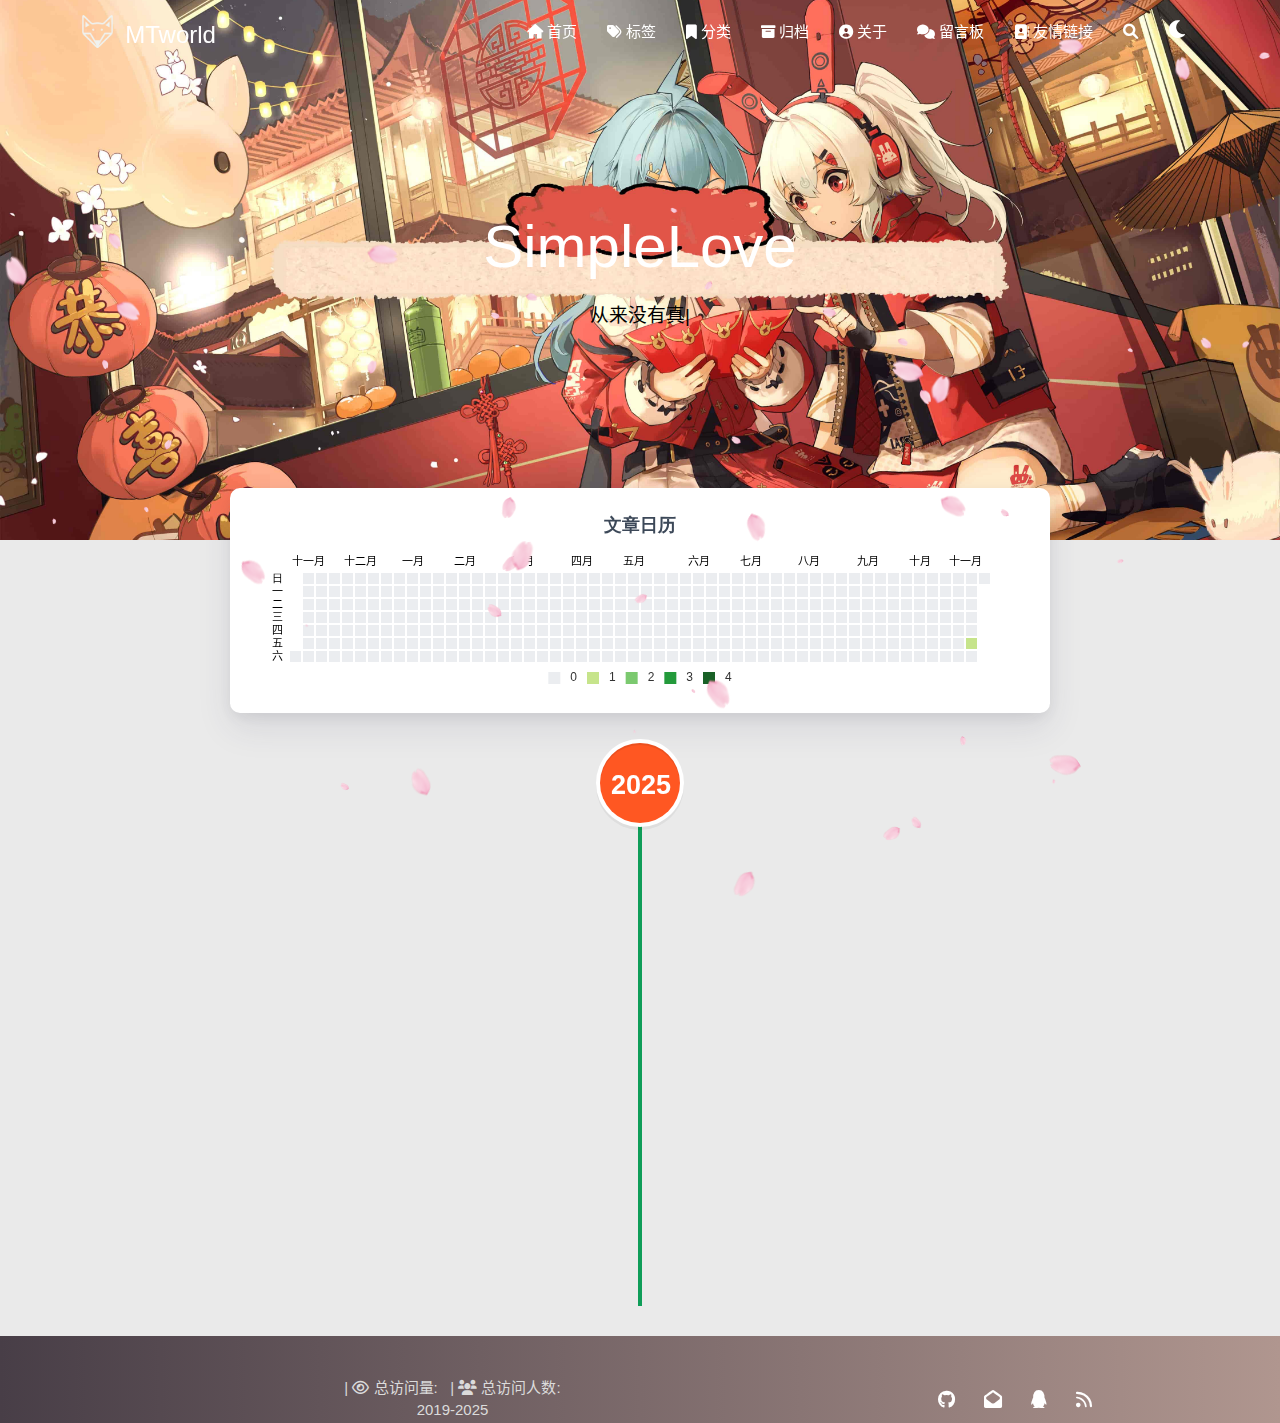
<file: archives/2025/index.html>
<!DOCTYPE HTML>
<html lang="zh-CN">


<head>
    <meta charset="utf-8">
    <meta name="keywords" content="归档: 2025, MTworld">
    <meta name="description" content="MTworld">
    <meta http-equiv="X-UA-Compatible" content="IE=edge">
    <meta name="viewport" content="width=device-width, initial-scale=1.0, user-scalable=no">
    <meta name="renderer" content="webkit|ie-stand|ie-comp">
    <meta name="mobile-web-app-capable" content="yes">
    <meta name="format-detection" content="telephone=no">
    <meta name="apple-mobile-web-app-capable" content="yes">
    <meta name="apple-mobile-web-app-status-bar-style" content="black-translucent">
    <meta name="referrer" content="no-referrer-when-downgrade">
    <!-- Global site tag (gtag.js) - Google Analytics -->


    <title>归档: 2025 | MTworld</title>
    <link rel="icon" type="image/png" href="/favicon.png">
    


    <!-- bg-cover style     -->



<link rel="stylesheet" type="text/css" href="/libs/awesome/css/all.min.css">
<link rel="stylesheet" type="text/css" href="/libs/materialize/materialize.min.css">
<link rel="stylesheet" type="text/css" href="/libs/aos/aos.css">
<link rel="stylesheet" type="text/css" href="/libs/animate/animate.min.css">
<link rel="stylesheet" type="text/css" href="/libs/lightGallery/css/lightgallery.min.css">
<link rel="stylesheet" type="text/css" href="/css/matery.css">
<link rel="stylesheet" type="text/css" href="/css/my.css">
<link rel="stylesheet" type="text/css" href="/css/dark.css" media="none" onload="if(media!='all')media='all'">




    <link rel="stylesheet" href="/libs/tocbot/tocbot.css">
    <link rel="stylesheet" href="/css/post.css">




    
        <link rel="stylesheet" type="text/css" href="/css/reward.css">
    



    <script src="/libs/jquery/jquery-3.6.0.min.js"></script>
    <script src="/js/autohidenav.js"></script>

<meta name="generator" content="Hexo 8.1.1"></head>


<body>
    <header class="navbar-fixed">
    <nav id="headNav" class="bg-color nav-transparent">
        <div id="navContainer" class="nav-wrapper container">
            <div class="brand-logo">
                <a href="/" class="waves-effect waves-light">
                    
                    <img src="/medias/logo.png" class="logo-img" alt="LOGO">
                    
                    <span class="logo-span">MTworld</span>
                </a>
            </div>
            

<a href="#" data-target="mobile-nav" class="sidenav-trigger button-collapse"><i class="fas fa-bars"></i></a>
<ul class="right nav-menu">
  
  <li class="hide-on-med-and-down nav-item">
    
    <a href="/" class="waves-effect waves-light">
      
      <i class="fas fa-home" style="zoom: 0.6;"></i>
      
      <span>首页</span>
    </a>
    
  </li>
  
  <li class="hide-on-med-and-down nav-item">
    
    <a href="/tags" class="waves-effect waves-light">
      
      <i class="fas fa-tags" style="zoom: 0.6;"></i>
      
      <span>标签</span>
    </a>
    
  </li>
  
  <li class="hide-on-med-and-down nav-item">
    
    <a href="/categories" class="waves-effect waves-light">
      
      <i class="fas fa-bookmark" style="zoom: 0.6;"></i>
      
      <span>分类</span>
    </a>
    
  </li>
  
  <li class="hide-on-med-and-down nav-item">
    
    <a href="/archives" class="waves-effect waves-light">
      
      <i class="fas fa-archive" style="zoom: 0.6;"></i>
      
      <span>归档</span>
    </a>
    
  </li>
  
  <li class="hide-on-med-and-down nav-item">
    
    <a href="/about" class="waves-effect waves-light">
      
      <i class="fas fa-user-circle" style="zoom: 0.6;"></i>
      
      <span>关于</span>
    </a>
    
  </li>
  
  <li class="hide-on-med-and-down nav-item">
    
    <a href="/contact" class="waves-effect waves-light">
      
      <i class="fas fa-comments" style="zoom: 0.6;"></i>
      
      <span>留言板</span>
    </a>
    
  </li>
  
  <li class="hide-on-med-and-down nav-item">
    
    <a href="/friends" class="waves-effect waves-light">
      
      <i class="fas fa-address-book" style="zoom: 0.6;"></i>
      
      <span>友情链接</span>
    </a>
    
  </li>
  
  <li>
    <a href="#searchModal" class="modal-trigger waves-effect waves-light">
      <i id="searchIcon" class="fas fa-search" title="搜索" style="zoom: 0.85;"></i>
    </a>
  </li>
  <li>
    <a href="javascript:;" class="waves-effect waves-light" onclick="switchNightMode()" title="深色/浅色模式" >
      <i id="sum-moon-icon" class="fas fa-sun" style="zoom: 0.85;"></i>
    </a>
  </li>
</ul>


<div id="mobile-nav" class="side-nav sidenav">

    <div class="mobile-head bg-color">
        
        <img src="/medias/logo.png" class="logo-img circle responsive-img">
        
        <div class="logo-name">MTworld</div>
        <div class="logo-desc">
            
            Never really desperate, only the lost of the soul.
            
        </div>
    </div>

    <ul class="menu-list mobile-menu-list">
        
        <li class="m-nav-item">
	  
		<a href="/" class="waves-effect waves-light">
			
			    <i class="fa-fw fas fa-home"></i>
			
			首页
		</a>
          
        </li>
        
        <li class="m-nav-item">
	  
		<a href="/tags" class="waves-effect waves-light">
			
			    <i class="fa-fw fas fa-tags"></i>
			
			标签
		</a>
          
        </li>
        
        <li class="m-nav-item">
	  
		<a href="/categories" class="waves-effect waves-light">
			
			    <i class="fa-fw fas fa-bookmark"></i>
			
			分类
		</a>
          
        </li>
        
        <li class="m-nav-item">
	  
		<a href="/archives" class="waves-effect waves-light">
			
			    <i class="fa-fw fas fa-archive"></i>
			
			归档
		</a>
          
        </li>
        
        <li class="m-nav-item">
	  
		<a href="/about" class="waves-effect waves-light">
			
			    <i class="fa-fw fas fa-user-circle"></i>
			
			关于
		</a>
          
        </li>
        
        <li class="m-nav-item">
	  
		<a href="/contact" class="waves-effect waves-light">
			
			    <i class="fa-fw fas fa-comments"></i>
			
			留言板
		</a>
          
        </li>
        
        <li class="m-nav-item">
	  
		<a href="/friends" class="waves-effect waves-light">
			
			    <i class="fa-fw fas fa-address-book"></i>
			
			友情链接
		</a>
          
        </li>
        
        
    </ul>
</div>


        </div>

        
    </nav>

</header>

    <div class="bg-cover pd-header about-cover">
    <div class="container">
    <div class="row">
    <div class="col s10 offset-s1 m8 offset-m2 l8 offset-l2">
        <div class="brand">
            <div class="title center-align">
                
                SimpleLove
                
            </div>

            <div class="description center-align">
                
                <span id="subtitle"></span>
                <script src="/libs/typed/typed.js"></script>
                <script>
                    var typed = new Typed("#subtitle", {
                        strings: [ 
                            
                                "从来没有真正的绝境, 只有心灵的迷途",
                            
                                "Never really desperate, only the lost of the soul",
                            
                        ],
                        startDelay: 300,
                        typeSpeed: 100,
                        loop: true,
                        backSpeed: 50,
                        showCursor: true
                    });
                </script>
                
            </div>
        </div>
    </div>
</div>


<script>
    $('.bg-cover').css('background-image', 'url(/medias/banner/0.jpg)');
</script>


    </div>
</div>

<main class="content">

    
    <div class="container archive-calendar">
    <div class="card">
        <div id="post-calendar" class="card-content"></div>
    </div>
</div>

<script type="text/javascript" src="/libs/echarts/echarts.min.js"></script>
<script type="text/javascript">
    let myChart = echarts.init(document.getElementById('post-calendar'));

    

    let option = {
        title: {
            top: 0,
            text: '文章日历',
            left: 'center',
            textStyle: {
                color: '#3C4858'
            }
        },
        tooltip: {
            padding: 10,
            backgroundColor: '#555',
            borderColor: '#777',
            borderWidth: 1,
            formatter: function (obj) {
                var value = obj.value;
                return '<div style="font-size: 14px;">' + value[0] + '：' + value[1] + '</div>';
            }
        },
        visualMap: {
            show: true,
            showLabel: true,
            categories: [0, 1, 2, 3, 4],
            calculable: true,
            inRange: {
                symbol: 'rect',
                color: ['#ebedf0', '#c6e48b', '#7bc96f', '#239a3b', '#196127']
            },
            itemWidth: 12,
            itemHeight: 12,
            orient: 'horizontal',
            left: 'center',
            bottom: 0
        },
        calendar: [{
            left: 'center',
            range: ["2024-11-16", "2025-11-16"],
            cellSize: [13, 13],
            splitLine: {
                show: false
            },
            itemStyle: {
                color: '#196127',
                borderColor: '#fff',
                borderWidth: 2
            },
            yearLabel: {
                show: false
            },
            monthLabel: {
                nameMap: 'cn',
                fontSize: 11
            },
            dayLabel: {
                formatter: '{start}  1st',
                nameMap: 'cn',
                fontSize: 11
            }
        }],
        series: [{
            type: 'heatmap',
            coordinateSystem: 'calendar',
            calendarIndex: 0,
            data: [["2024-11-16", 0], ["2024-11-17", 0], ["2024-11-18", 0], ["2024-11-19", 0], ["2024-11-20", 0], ["2024-11-21", 0], ["2024-11-22", 0], ["2024-11-23", 0], ["2024-11-24", 0], ["2024-11-25", 0], ["2024-11-26", 0], ["2024-11-27", 0], ["2024-11-28", 0], ["2024-11-29", 0], ["2024-11-30", 0], ["2024-12-01", 0], ["2024-12-02", 0], ["2024-12-03", 0], ["2024-12-04", 0], ["2024-12-05", 0], ["2024-12-06", 0], ["2024-12-07", 0], ["2024-12-08", 0], ["2024-12-09", 0], ["2024-12-10", 0], ["2024-12-11", 0], ["2024-12-12", 0], ["2024-12-13", 0], ["2024-12-14", 0], ["2024-12-15", 0], ["2024-12-16", 0], ["2024-12-17", 0], ["2024-12-18", 0], ["2024-12-19", 0], ["2024-12-20", 0], ["2024-12-21", 0], ["2024-12-22", 0], ["2024-12-23", 0], ["2024-12-24", 0], ["2024-12-25", 0], ["2024-12-26", 0], ["2024-12-27", 0], ["2024-12-28", 0], ["2024-12-29", 0], ["2024-12-30", 0], ["2024-12-31", 0], ["2025-01-01", 0], ["2025-01-02", 0], ["2025-01-03", 0], ["2025-01-04", 0], ["2025-01-05", 0], ["2025-01-06", 0], ["2025-01-07", 0], ["2025-01-08", 0], ["2025-01-09", 0], ["2025-01-10", 0], ["2025-01-11", 0], ["2025-01-12", 0], ["2025-01-13", 0], ["2025-01-14", 0], ["2025-01-15", 0], ["2025-01-16", 0], ["2025-01-17", 0], ["2025-01-18", 0], ["2025-01-19", 0], ["2025-01-20", 0], ["2025-01-21", 0], ["2025-01-22", 0], ["2025-01-23", 0], ["2025-01-24", 0], ["2025-01-25", 0], ["2025-01-26", 0], ["2025-01-27", 0], ["2025-01-28", 0], ["2025-01-29", 0], ["2025-01-30", 0], ["2025-01-31", 0], ["2025-02-01", 0], ["2025-02-02", 0], ["2025-02-03", 0], ["2025-02-04", 0], ["2025-02-05", 0], ["2025-02-06", 0], ["2025-02-07", 0], ["2025-02-08", 0], ["2025-02-09", 0], ["2025-02-10", 0], ["2025-02-11", 0], ["2025-02-12", 0], ["2025-02-13", 0], ["2025-02-14", 0], ["2025-02-15", 0], ["2025-02-16", 0], ["2025-02-17", 0], ["2025-02-18", 0], ["2025-02-19", 0], ["2025-02-20", 0], ["2025-02-21", 0], ["2025-02-22", 0], ["2025-02-23", 0], ["2025-02-24", 0], ["2025-02-25", 0], ["2025-02-26", 0], ["2025-02-27", 0], ["2025-02-28", 0], ["2025-03-01", 0], ["2025-03-02", 0], ["2025-03-03", 0], ["2025-03-04", 0], ["2025-03-05", 0], ["2025-03-06", 0], ["2025-03-07", 0], ["2025-03-08", 0], ["2025-03-09", 0], ["2025-03-10", 0], ["2025-03-11", 0], ["2025-03-12", 0], ["2025-03-13", 0], ["2025-03-14", 0], ["2025-03-15", 0], ["2025-03-16", 0], ["2025-03-17", 0], ["2025-03-18", 0], ["2025-03-19", 0], ["2025-03-20", 0], ["2025-03-21", 0], ["2025-03-22", 0], ["2025-03-23", 0], ["2025-03-24", 0], ["2025-03-25", 0], ["2025-03-26", 0], ["2025-03-27", 0], ["2025-03-28", 0], ["2025-03-29", 0], ["2025-03-30", 0], ["2025-03-31", 0], ["2025-04-01", 0], ["2025-04-02", 0], ["2025-04-03", 0], ["2025-04-04", 0], ["2025-04-05", 0], ["2025-04-06", 0], ["2025-04-07", 0], ["2025-04-08", 0], ["2025-04-09", 0], ["2025-04-10", 0], ["2025-04-11", 0], ["2025-04-12", 0], ["2025-04-13", 0], ["2025-04-14", 0], ["2025-04-15", 0], ["2025-04-16", 0], ["2025-04-17", 0], ["2025-04-18", 0], ["2025-04-19", 0], ["2025-04-20", 0], ["2025-04-21", 0], ["2025-04-22", 0], ["2025-04-23", 0], ["2025-04-24", 0], ["2025-04-25", 0], ["2025-04-26", 0], ["2025-04-27", 0], ["2025-04-28", 0], ["2025-04-29", 0], ["2025-04-30", 0], ["2025-05-01", 0], ["2025-05-02", 0], ["2025-05-03", 0], ["2025-05-04", 0], ["2025-05-05", 0], ["2025-05-06", 0], ["2025-05-07", 0], ["2025-05-08", 0], ["2025-05-09", 0], ["2025-05-10", 0], ["2025-05-11", 0], ["2025-05-12", 0], ["2025-05-13", 0], ["2025-05-14", 0], ["2025-05-15", 0], ["2025-05-16", 0], ["2025-05-17", 0], ["2025-05-18", 0], ["2025-05-19", 0], ["2025-05-20", 0], ["2025-05-21", 0], ["2025-05-22", 0], ["2025-05-23", 0], ["2025-05-24", 0], ["2025-05-25", 0], ["2025-05-26", 0], ["2025-05-27", 0], ["2025-05-28", 0], ["2025-05-29", 0], ["2025-05-30", 0], ["2025-05-31", 0], ["2025-06-01", 0], ["2025-06-02", 0], ["2025-06-03", 0], ["2025-06-04", 0], ["2025-06-05", 0], ["2025-06-06", 0], ["2025-06-07", 0], ["2025-06-08", 0], ["2025-06-09", 0], ["2025-06-10", 0], ["2025-06-11", 0], ["2025-06-12", 0], ["2025-06-13", 0], ["2025-06-14", 0], ["2025-06-15", 0], ["2025-06-16", 0], ["2025-06-17", 0], ["2025-06-18", 0], ["2025-06-19", 0], ["2025-06-20", 0], ["2025-06-21", 0], ["2025-06-22", 0], ["2025-06-23", 0], ["2025-06-24", 0], ["2025-06-25", 0], ["2025-06-26", 0], ["2025-06-27", 0], ["2025-06-28", 0], ["2025-06-29", 0], ["2025-06-30", 0], ["2025-07-01", 0], ["2025-07-02", 0], ["2025-07-03", 0], ["2025-07-04", 0], ["2025-07-05", 0], ["2025-07-06", 0], ["2025-07-07", 0], ["2025-07-08", 0], ["2025-07-09", 0], ["2025-07-10", 0], ["2025-07-11", 0], ["2025-07-12", 0], ["2025-07-13", 0], ["2025-07-14", 0], ["2025-07-15", 0], ["2025-07-16", 0], ["2025-07-17", 0], ["2025-07-18", 0], ["2025-07-19", 0], ["2025-07-20", 0], ["2025-07-21", 0], ["2025-07-22", 0], ["2025-07-23", 0], ["2025-07-24", 0], ["2025-07-25", 0], ["2025-07-26", 0], ["2025-07-27", 0], ["2025-07-28", 0], ["2025-07-29", 0], ["2025-07-30", 0], ["2025-07-31", 0], ["2025-08-01", 0], ["2025-08-02", 0], ["2025-08-03", 0], ["2025-08-04", 0], ["2025-08-05", 0], ["2025-08-06", 0], ["2025-08-07", 0], ["2025-08-08", 0], ["2025-08-09", 0], ["2025-08-10", 0], ["2025-08-11", 0], ["2025-08-12", 0], ["2025-08-13", 0], ["2025-08-14", 0], ["2025-08-15", 0], ["2025-08-16", 0], ["2025-08-17", 0], ["2025-08-18", 0], ["2025-08-19", 0], ["2025-08-20", 0], ["2025-08-21", 0], ["2025-08-22", 0], ["2025-08-23", 0], ["2025-08-24", 0], ["2025-08-25", 0], ["2025-08-26", 0], ["2025-08-27", 0], ["2025-08-28", 0], ["2025-08-29", 0], ["2025-08-30", 0], ["2025-08-31", 0], ["2025-09-01", 0], ["2025-09-02", 0], ["2025-09-03", 0], ["2025-09-04", 0], ["2025-09-05", 0], ["2025-09-06", 0], ["2025-09-07", 0], ["2025-09-08", 0], ["2025-09-09", 0], ["2025-09-10", 0], ["2025-09-11", 0], ["2025-09-12", 0], ["2025-09-13", 0], ["2025-09-14", 0], ["2025-09-15", 0], ["2025-09-16", 0], ["2025-09-17", 0], ["2025-09-18", 0], ["2025-09-19", 0], ["2025-09-20", 0], ["2025-09-21", 0], ["2025-09-22", 0], ["2025-09-23", 0], ["2025-09-24", 0], ["2025-09-25", 0], ["2025-09-26", 0], ["2025-09-27", 0], ["2025-09-28", 0], ["2025-09-29", 0], ["2025-09-30", 0], ["2025-10-01", 0], ["2025-10-02", 0], ["2025-10-03", 0], ["2025-10-04", 0], ["2025-10-05", 0], ["2025-10-06", 0], ["2025-10-07", 0], ["2025-10-08", 0], ["2025-10-09", 0], ["2025-10-10", 0], ["2025-10-11", 0], ["2025-10-12", 0], ["2025-10-13", 0], ["2025-10-14", 0], ["2025-10-15", 0], ["2025-10-16", 0], ["2025-10-17", 0], ["2025-10-18", 0], ["2025-10-19", 0], ["2025-10-20", 0], ["2025-10-21", 0], ["2025-10-22", 0], ["2025-10-23", 0], ["2025-10-24", 0], ["2025-10-25", 0], ["2025-10-26", 0], ["2025-10-27", 0], ["2025-10-28", 0], ["2025-10-29", 0], ["2025-10-30", 0], ["2025-10-31", 0], ["2025-11-01", 0], ["2025-11-02", 0], ["2025-11-03", 0], ["2025-11-04", 0], ["2025-11-05", 0], ["2025-11-06", 0], ["2025-11-07", 0], ["2025-11-08", 0], ["2025-11-09", 0], ["2025-11-10", 0], ["2025-11-11", 0], ["2025-11-12", 0], ["2025-11-13", 0], ["2025-11-14", 1], ["2025-11-15", 0], ["2025-11-16", 0]]
        }]

    };

    myChart.setOption(option);
</script>

    

    

    <div id="cd-timeline" class="container">
        
        <div class="cd-timeline-block">

            
            
            
            <div class="cd-timeline-img year" data-aos="zoom-in-up">
                <a href="/archives/2025">2025</a>
            </div>
            

            
            
            
            <div class="cd-timeline-img month" data-aos="zoom-in-up">
                <a href="/archives/2025/11">11</a>
            </div>
            

            
            <div class="cd-timeline-img day" data-aos="zoom-in-up">
                <span>14</span>
            </div>
            <article class="cd-timeline-content" data-aos="fade-up">
                <div class="article col s12 m6">
                    <div class="card">
                        <a href="/posts/3eeb.html">
                            <div class="card-image">
                                
                                
                                <img src="/medias/featureimages/0.jpg" class="responsive-img" alt="Hello World">
                                
                                <span class="card-title">Hello World</span>
                            </div>
                        </a>
                        <div class="card-content article-content">
                            <div class="summary block-with-text">
                                
                                    Welcome to Hexo! This is your very first post. Check documentation for more info. If you get any problems when using Hex
                                
                            </div>
                            <div class="publish-info">
                                <span class="publish-date">
                                    <i class="far fa-clock fa-fw icon-date"></i>2025-11-14
                                </span>
                                <span class="publish-author">
                                    
                                    <i class="fas fa-user fa-fw"></i>
                                    是木头呀
                                    
                                </span>
                            </div>
                        </div>

                        
                    </div>
                </div>
            </article>
        </div>
        
    </div>

</main>




    <footer class="page-footer bg-color">
    
        <link rel="stylesheet" href="/libs/aplayer/APlayer.min.css">
<style>
    .aplayer .aplayer-lrc p {
        
        display: none;
        
        font-size: 12px;
        font-weight: 700;
        line-height: 16px !important;
    }

    .aplayer .aplayer-lrc p.aplayer-lrc-current {
        
        display: none;
        
        font-size: 15px;
        color: #42b983;
    }

    
    .aplayer.aplayer-fixed.aplayer-narrow .aplayer-body {
        left: -66px !important;
    }

    .aplayer.aplayer-fixed.aplayer-narrow .aplayer-body:hover {
        left: 0px !important;
    }

    
</style>
<div class="">
    
    <div class="row">
        <meting-js class="col l8 offset-l2 m10 offset-m1 s12"
                   server="netease"
                   type="playlist"
                   id="5337933369"
                   fixed='true'
                   autoplay='true'
                   theme='#42b983'
                   loop='all'
                   order='random'
                   preload='auto'
                   volume='0.7'
                   list-folded='true'
        >
        </meting-js>
    </div>
</div>

<script src="/libs/aplayer/APlayer.min.js"></script>
<script src="/libs/aplayer/Meting.min.js"></script>

    

    <div class="container row center-align"
         style="margin-bottom: 0px !important;">
        <div class="col s12 m8 l8 copy-right">
            <!--Copyright&nbsp;&copy;-->
            <!--
            <a href="/about" target="_blank">是木头呀</a>
            |&nbsp;Powered by&nbsp;<a href="https://hexo.io/" target="_blank">Hexo</a>
            |&nbsp;Theme&nbsp;<a href="https://github.com/blinkfox/hexo-theme-matery" target="_blank">Matery</a>
            -->
            
            
            
            
                
            
            
                <span id="busuanzi_container_site_pv">
                &nbsp;|&nbsp;<i class="far fa-eye"></i>&nbsp;总访问量:&nbsp;
                    <span id="busuanzi_value_site_pv" class="white-color"></span>
            </span>
            
            
                <span id="busuanzi_container_site_uv">
                &nbsp;|&nbsp;<i class="fas fa-users"></i>&nbsp;总访问人数:&nbsp;
                    <span id="busuanzi_value_site_uv" class="white-color"></span>
            </span>
            
            <br>
            
                <span id="year">2019-2025</span>
            
            <!-- 运行天数提醒. -->
            
            <br>
            
        </div>
        <div class="col s12 m4 l4 social-link social-statis">
    <a href="https://github.com/blinkfox" class="tooltipped" target="_blank" data-tooltip="访问我的GitHub" data-position="top" data-delay="50">
        <i class="fab fa-github"></i>
    </a>



    <a href="mailto:1181062873@qq.com" class="tooltipped" target="_blank" data-tooltip="邮件联系我" data-position="top" data-delay="50">
        <i class="fas fa-envelope-open"></i>
    </a>







    <a href="tencent://AddContact/?fromId=50&fromSubId=1&subcmd=all&uin=1181062873" class="tooltipped" target="_blank" data-tooltip="QQ联系我: 1181062873" data-position="top" data-delay="50">
        <i class="fab fa-qq"></i>
    </a>







    <a href="/atom.xml" class="tooltipped" target="_blank" data-tooltip="RSS 订阅" data-position="top" data-delay="50">
        <i class="fas fa-rss"></i>
    </a>

</div>
    </div>
</footer>

<div class="progress-bar"></div>



    <!-- 搜索遮罩框 -->
<div id="searchModal" class="modal">
    <div class="modal-content">
        <div class="search-header">
            <span class="title"><i class="fas fa-search"></i>&nbsp;&nbsp;搜索</span>
            <input type="search" id="searchInput" name="s" placeholder="请输入搜索的关键字"
                   class="search-input">
        </div>
        <div id="searchResult"></div>
    </div>
</div>

<script type="text/javascript">
$(function () {
    var searchFunc = function (path, search_id, content_id) {
        'use strict';
        $.ajax({
            url: path,
            dataType: "xml",
            success: function (xmlResponse) {
                // get the contents from search data
                var datas = $("entry", xmlResponse).map(function () {
                    return {
                        title: $("title", this).text(),
                        content: $("content", this).text(),
                        url: $("url", this).text()
                    };
                }).get();
                var $input = document.getElementById(search_id);
                var $resultContent = document.getElementById(content_id);
                $input.addEventListener('input', function () {
                    var str = '<ul class=\"search-result-list\">';
                    var keywords = this.value.trim().toLowerCase().split(/[\s\-]+/);
                    $resultContent.innerHTML = "";
                    if (this.value.trim().length <= 0) {
                        return;
                    }
                    // perform local searching
                    datas.forEach(function (data) {
                        var isMatch = true;
                        var data_title = data.title.trim().toLowerCase();
                        var data_content = data.content.trim().replace(/<[^>]+>/g, "").toLowerCase();
                        var data_url = data.url;
                        data_url = data_url.indexOf('/') === 0 ? data.url : '/' + data_url;
                        var index_title = -1;
                        var index_content = -1;
                        var first_occur = -1;
                        // only match artiles with not empty titles and contents
                        if (data_title !== '' && data_content !== '') {
                            keywords.forEach(function (keyword, i) {
                                index_title = data_title.indexOf(keyword);
                                index_content = data_content.indexOf(keyword);
                                if (index_title < 0 && index_content < 0) {
                                    isMatch = false;
                                } else {
                                    if (index_content < 0) {
                                        index_content = 0;
                                    }
                                    if (i === 0) {
                                        first_occur = index_content;
                                    }
                                }
                            });
                        }
                        // show search results
                        if (isMatch) {
                            str += "<li><a href='" + data_url + "' class='search-result-title'>" + data_title + "</a>";
                            var content = data.content.trim().replace(/<[^>]+>/g, "");
                            if (first_occur >= 0) {
                                // cut out 100 characters
                                var start = first_occur - 20;
                                var end = first_occur + 80;
                                if (start < 0) {
                                    start = 0;
                                }
                                if (start === 0) {
                                    end = 100;
                                }
                                if (end > content.length) {
                                    end = content.length;
                                }
                                var match_content = content.substr(start, end);
                                // highlight all keywords
                                keywords.forEach(function (keyword) {
                                    var regS = new RegExp(keyword, "gi");
                                    match_content = match_content.replace(regS, "<em class=\"search-keyword\">" + keyword + "</em>");
                                });

                                str += "<p class=\"search-result\">" + match_content + "...</p>"
                            }
                            str += "</li>";
                        }
                    });
                    str += "</ul>";
                    $resultContent.innerHTML = str;
                });
            }
        });
    };

    searchFunc('/search.xml', 'searchInput', 'searchResult');
});
</script>

    <!-- 白天和黑夜主题 -->
<div class="stars-con">
    <div id="stars"></div>
    <div id="stars2"></div>
    <div id="stars3"></div>  
</div>

<script>
    function switchNightMode() {
        $('<div class="Cuteen_DarkSky"><div class="Cuteen_DarkPlanet"></div></div>').appendTo($('body')),
        setTimeout(function () {
            $('body').hasClass('DarkMode') 
            ? ($('body').removeClass('DarkMode'), localStorage.setItem('isDark', '0'), $('#sum-moon-icon').removeClass("fa-sun").addClass('fa-moon')) 
            : ($('body').addClass('DarkMode'), localStorage.setItem('isDark', '1'), $('#sum-moon-icon').addClass("fa-sun").removeClass('fa-moon')),
            
            setTimeout(function () {
            $('.Cuteen_DarkSky').fadeOut(1e3, function () {
                $(this).remove()
            })
            }, 2e3)
        })
    }
</script>

    <!-- 回到顶部按钮 -->
<div id="backTop" class="top-scroll">
    <a class="btn-floating btn-large waves-effect waves-light" href="#!">
        <i class="fas fa-arrow-up"></i>
    </a>
</div>


    <script src="/libs/materialize/materialize.min.js"></script>
    <script src="/libs/masonry/masonry.pkgd.min.js"></script>
    <script src="/libs/aos/aos.js"></script>
    <script src="/libs/scrollprogress/scrollProgress.min.js"></script>
    <script src="/libs/lightGallery/js/lightgallery-all.min.js"></script>
    <script src="/js/matery.js"></script>

    

    
    
    

    <!-- 雪花特效 -->
    

    <!-- 鼠标星星特效 -->
    

     
        <script src="https://ssl.captcha.qq.com/TCaptcha.js"></script>
        <script src="/libs/others/TencentCaptcha.js"></script>
        <button id="TencentCaptcha" data-appid="xxxxxxxxxx" data-cbfn="callback" type="button" hidden></button>
    

    <!-- Baidu Analytics -->

    <!-- Baidu Push -->

<script>
    (function () {
        var bp = document.createElement('script');
        var curProtocol = window.location.protocol.split(':')[0];
        if (curProtocol === 'https') {
            bp.src = 'https://zz.bdstatic.com/linksubmit/push.js';
        } else {
            bp.src = 'http://push.zhanzhang.baidu.com/push.js';
        }
        var s = document.getElementsByTagName("script")[0];
        s.parentNode.insertBefore(bp, s);
    })();
</script>

    
    <script src="/libs/others/clicklove.js" async="async"></script>
    
    
    <script async src="/libs/others/busuanzi.pure.mini.js"></script>
    

    

    

    <!--腾讯兔小巢-->
    
    

    

    

    
    <script src="/libs/instantpage/instantpage.js" type="module"></script>
    

    <script type="text/javascript">
        //只在桌面版网页启用特效
        var windowWidth = $(window).width();
        if (windowWidth > 768) {
          document.write(
            '<script type="text/javascript" src="/js/sakura.js"><\/script>'
          );
        }
    </script>

    <script type="text/javascript">
        var OriginTitile=document.title,st;
        document.addEventListener("visibilitychange",function(){
            document.hidden?(document.title="死如秋叶之静美❄",clearTimeout(st)):(document.title="生如夏花之绚烂❄",st=setTimeout(function(){document.title=OriginTitile},3e3))
        })
    </script>

</body>

</html>
</file>
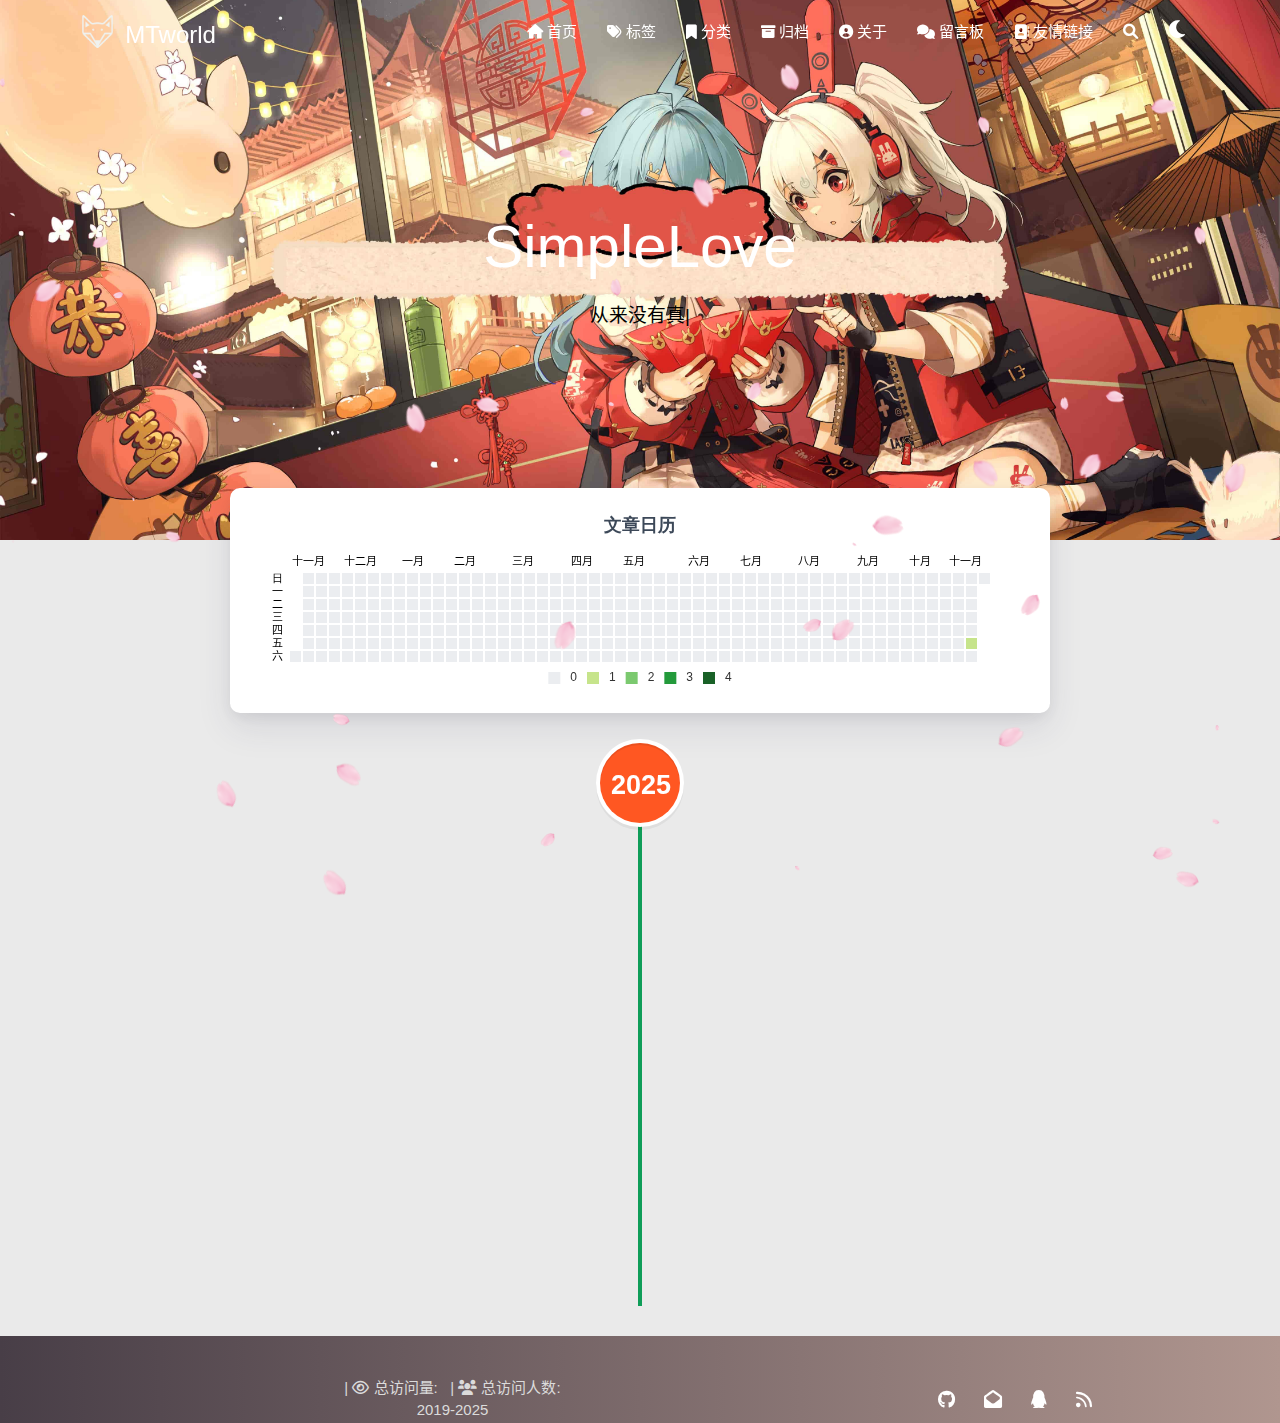
<file: archives/2025/11/index.html>
<!DOCTYPE HTML>
<html lang="zh-CN">


<head>
    <meta charset="utf-8">
    <meta name="keywords" content="归档: 2025/11, MTworld">
    <meta name="description" content="MTworld">
    <meta http-equiv="X-UA-Compatible" content="IE=edge">
    <meta name="viewport" content="width=device-width, initial-scale=1.0, user-scalable=no">
    <meta name="renderer" content="webkit|ie-stand|ie-comp">
    <meta name="mobile-web-app-capable" content="yes">
    <meta name="format-detection" content="telephone=no">
    <meta name="apple-mobile-web-app-capable" content="yes">
    <meta name="apple-mobile-web-app-status-bar-style" content="black-translucent">
    <meta name="referrer" content="no-referrer-when-downgrade">
    <!-- Global site tag (gtag.js) - Google Analytics -->


    <title>归档: 2025/11 | MTworld</title>
    <link rel="icon" type="image/png" href="/favicon.png">
    


    <!-- bg-cover style     -->



<link rel="stylesheet" type="text/css" href="/libs/awesome/css/all.min.css">
<link rel="stylesheet" type="text/css" href="/libs/materialize/materialize.min.css">
<link rel="stylesheet" type="text/css" href="/libs/aos/aos.css">
<link rel="stylesheet" type="text/css" href="/libs/animate/animate.min.css">
<link rel="stylesheet" type="text/css" href="/libs/lightGallery/css/lightgallery.min.css">
<link rel="stylesheet" type="text/css" href="/css/matery.css">
<link rel="stylesheet" type="text/css" href="/css/my.css">
<link rel="stylesheet" type="text/css" href="/css/dark.css" media="none" onload="if(media!='all')media='all'">




    <link rel="stylesheet" href="/libs/tocbot/tocbot.css">
    <link rel="stylesheet" href="/css/post.css">




    
        <link rel="stylesheet" type="text/css" href="/css/reward.css">
    



    <script src="/libs/jquery/jquery-3.6.0.min.js"></script>
    <script src="/js/autohidenav.js"></script>

<meta name="generator" content="Hexo 8.1.1"></head>


<body>
    <header class="navbar-fixed">
    <nav id="headNav" class="bg-color nav-transparent">
        <div id="navContainer" class="nav-wrapper container">
            <div class="brand-logo">
                <a href="/" class="waves-effect waves-light">
                    
                    <img src="/medias/logo.png" class="logo-img" alt="LOGO">
                    
                    <span class="logo-span">MTworld</span>
                </a>
            </div>
            

<a href="#" data-target="mobile-nav" class="sidenav-trigger button-collapse"><i class="fas fa-bars"></i></a>
<ul class="right nav-menu">
  
  <li class="hide-on-med-and-down nav-item">
    
    <a href="/" class="waves-effect waves-light">
      
      <i class="fas fa-home" style="zoom: 0.6;"></i>
      
      <span>首页</span>
    </a>
    
  </li>
  
  <li class="hide-on-med-and-down nav-item">
    
    <a href="/tags" class="waves-effect waves-light">
      
      <i class="fas fa-tags" style="zoom: 0.6;"></i>
      
      <span>标签</span>
    </a>
    
  </li>
  
  <li class="hide-on-med-and-down nav-item">
    
    <a href="/categories" class="waves-effect waves-light">
      
      <i class="fas fa-bookmark" style="zoom: 0.6;"></i>
      
      <span>分类</span>
    </a>
    
  </li>
  
  <li class="hide-on-med-and-down nav-item">
    
    <a href="/archives" class="waves-effect waves-light">
      
      <i class="fas fa-archive" style="zoom: 0.6;"></i>
      
      <span>归档</span>
    </a>
    
  </li>
  
  <li class="hide-on-med-and-down nav-item">
    
    <a href="/about" class="waves-effect waves-light">
      
      <i class="fas fa-user-circle" style="zoom: 0.6;"></i>
      
      <span>关于</span>
    </a>
    
  </li>
  
  <li class="hide-on-med-and-down nav-item">
    
    <a href="/contact" class="waves-effect waves-light">
      
      <i class="fas fa-comments" style="zoom: 0.6;"></i>
      
      <span>留言板</span>
    </a>
    
  </li>
  
  <li class="hide-on-med-and-down nav-item">
    
    <a href="/friends" class="waves-effect waves-light">
      
      <i class="fas fa-address-book" style="zoom: 0.6;"></i>
      
      <span>友情链接</span>
    </a>
    
  </li>
  
  <li>
    <a href="#searchModal" class="modal-trigger waves-effect waves-light">
      <i id="searchIcon" class="fas fa-search" title="搜索" style="zoom: 0.85;"></i>
    </a>
  </li>
  <li>
    <a href="javascript:;" class="waves-effect waves-light" onclick="switchNightMode()" title="深色/浅色模式" >
      <i id="sum-moon-icon" class="fas fa-sun" style="zoom: 0.85;"></i>
    </a>
  </li>
</ul>


<div id="mobile-nav" class="side-nav sidenav">

    <div class="mobile-head bg-color">
        
        <img src="/medias/logo.png" class="logo-img circle responsive-img">
        
        <div class="logo-name">MTworld</div>
        <div class="logo-desc">
            
            Never really desperate, only the lost of the soul.
            
        </div>
    </div>

    <ul class="menu-list mobile-menu-list">
        
        <li class="m-nav-item">
	  
		<a href="/" class="waves-effect waves-light">
			
			    <i class="fa-fw fas fa-home"></i>
			
			首页
		</a>
          
        </li>
        
        <li class="m-nav-item">
	  
		<a href="/tags" class="waves-effect waves-light">
			
			    <i class="fa-fw fas fa-tags"></i>
			
			标签
		</a>
          
        </li>
        
        <li class="m-nav-item">
	  
		<a href="/categories" class="waves-effect waves-light">
			
			    <i class="fa-fw fas fa-bookmark"></i>
			
			分类
		</a>
          
        </li>
        
        <li class="m-nav-item">
	  
		<a href="/archives" class="waves-effect waves-light">
			
			    <i class="fa-fw fas fa-archive"></i>
			
			归档
		</a>
          
        </li>
        
        <li class="m-nav-item">
	  
		<a href="/about" class="waves-effect waves-light">
			
			    <i class="fa-fw fas fa-user-circle"></i>
			
			关于
		</a>
          
        </li>
        
        <li class="m-nav-item">
	  
		<a href="/contact" class="waves-effect waves-light">
			
			    <i class="fa-fw fas fa-comments"></i>
			
			留言板
		</a>
          
        </li>
        
        <li class="m-nav-item">
	  
		<a href="/friends" class="waves-effect waves-light">
			
			    <i class="fa-fw fas fa-address-book"></i>
			
			友情链接
		</a>
          
        </li>
        
        
    </ul>
</div>


        </div>

        
    </nav>

</header>

    <div class="bg-cover pd-header about-cover">
    <div class="container">
    <div class="row">
    <div class="col s10 offset-s1 m8 offset-m2 l8 offset-l2">
        <div class="brand">
            <div class="title center-align">
                
                SimpleLove
                
            </div>

            <div class="description center-align">
                
                <span id="subtitle"></span>
                <script src="/libs/typed/typed.js"></script>
                <script>
                    var typed = new Typed("#subtitle", {
                        strings: [ 
                            
                                "从来没有真正的绝境, 只有心灵的迷途",
                            
                                "Never really desperate, only the lost of the soul",
                            
                        ],
                        startDelay: 300,
                        typeSpeed: 100,
                        loop: true,
                        backSpeed: 50,
                        showCursor: true
                    });
                </script>
                
            </div>
        </div>
    </div>
</div>


<script>
    $('.bg-cover').css('background-image', 'url(/medias/banner/0.jpg)');
</script>


    </div>
</div>

<main class="content">

    
    <div class="container archive-calendar">
    <div class="card">
        <div id="post-calendar" class="card-content"></div>
    </div>
</div>

<script type="text/javascript" src="/libs/echarts/echarts.min.js"></script>
<script type="text/javascript">
    let myChart = echarts.init(document.getElementById('post-calendar'));

    

    let option = {
        title: {
            top: 0,
            text: '文章日历',
            left: 'center',
            textStyle: {
                color: '#3C4858'
            }
        },
        tooltip: {
            padding: 10,
            backgroundColor: '#555',
            borderColor: '#777',
            borderWidth: 1,
            formatter: function (obj) {
                var value = obj.value;
                return '<div style="font-size: 14px;">' + value[0] + '：' + value[1] + '</div>';
            }
        },
        visualMap: {
            show: true,
            showLabel: true,
            categories: [0, 1, 2, 3, 4],
            calculable: true,
            inRange: {
                symbol: 'rect',
                color: ['#ebedf0', '#c6e48b', '#7bc96f', '#239a3b', '#196127']
            },
            itemWidth: 12,
            itemHeight: 12,
            orient: 'horizontal',
            left: 'center',
            bottom: 0
        },
        calendar: [{
            left: 'center',
            range: ["2024-11-16", "2025-11-16"],
            cellSize: [13, 13],
            splitLine: {
                show: false
            },
            itemStyle: {
                color: '#196127',
                borderColor: '#fff',
                borderWidth: 2
            },
            yearLabel: {
                show: false
            },
            monthLabel: {
                nameMap: 'cn',
                fontSize: 11
            },
            dayLabel: {
                formatter: '{start}  1st',
                nameMap: 'cn',
                fontSize: 11
            }
        }],
        series: [{
            type: 'heatmap',
            coordinateSystem: 'calendar',
            calendarIndex: 0,
            data: [["2024-11-16", 0], ["2024-11-17", 0], ["2024-11-18", 0], ["2024-11-19", 0], ["2024-11-20", 0], ["2024-11-21", 0], ["2024-11-22", 0], ["2024-11-23", 0], ["2024-11-24", 0], ["2024-11-25", 0], ["2024-11-26", 0], ["2024-11-27", 0], ["2024-11-28", 0], ["2024-11-29", 0], ["2024-11-30", 0], ["2024-12-01", 0], ["2024-12-02", 0], ["2024-12-03", 0], ["2024-12-04", 0], ["2024-12-05", 0], ["2024-12-06", 0], ["2024-12-07", 0], ["2024-12-08", 0], ["2024-12-09", 0], ["2024-12-10", 0], ["2024-12-11", 0], ["2024-12-12", 0], ["2024-12-13", 0], ["2024-12-14", 0], ["2024-12-15", 0], ["2024-12-16", 0], ["2024-12-17", 0], ["2024-12-18", 0], ["2024-12-19", 0], ["2024-12-20", 0], ["2024-12-21", 0], ["2024-12-22", 0], ["2024-12-23", 0], ["2024-12-24", 0], ["2024-12-25", 0], ["2024-12-26", 0], ["2024-12-27", 0], ["2024-12-28", 0], ["2024-12-29", 0], ["2024-12-30", 0], ["2024-12-31", 0], ["2025-01-01", 0], ["2025-01-02", 0], ["2025-01-03", 0], ["2025-01-04", 0], ["2025-01-05", 0], ["2025-01-06", 0], ["2025-01-07", 0], ["2025-01-08", 0], ["2025-01-09", 0], ["2025-01-10", 0], ["2025-01-11", 0], ["2025-01-12", 0], ["2025-01-13", 0], ["2025-01-14", 0], ["2025-01-15", 0], ["2025-01-16", 0], ["2025-01-17", 0], ["2025-01-18", 0], ["2025-01-19", 0], ["2025-01-20", 0], ["2025-01-21", 0], ["2025-01-22", 0], ["2025-01-23", 0], ["2025-01-24", 0], ["2025-01-25", 0], ["2025-01-26", 0], ["2025-01-27", 0], ["2025-01-28", 0], ["2025-01-29", 0], ["2025-01-30", 0], ["2025-01-31", 0], ["2025-02-01", 0], ["2025-02-02", 0], ["2025-02-03", 0], ["2025-02-04", 0], ["2025-02-05", 0], ["2025-02-06", 0], ["2025-02-07", 0], ["2025-02-08", 0], ["2025-02-09", 0], ["2025-02-10", 0], ["2025-02-11", 0], ["2025-02-12", 0], ["2025-02-13", 0], ["2025-02-14", 0], ["2025-02-15", 0], ["2025-02-16", 0], ["2025-02-17", 0], ["2025-02-18", 0], ["2025-02-19", 0], ["2025-02-20", 0], ["2025-02-21", 0], ["2025-02-22", 0], ["2025-02-23", 0], ["2025-02-24", 0], ["2025-02-25", 0], ["2025-02-26", 0], ["2025-02-27", 0], ["2025-02-28", 0], ["2025-03-01", 0], ["2025-03-02", 0], ["2025-03-03", 0], ["2025-03-04", 0], ["2025-03-05", 0], ["2025-03-06", 0], ["2025-03-07", 0], ["2025-03-08", 0], ["2025-03-09", 0], ["2025-03-10", 0], ["2025-03-11", 0], ["2025-03-12", 0], ["2025-03-13", 0], ["2025-03-14", 0], ["2025-03-15", 0], ["2025-03-16", 0], ["2025-03-17", 0], ["2025-03-18", 0], ["2025-03-19", 0], ["2025-03-20", 0], ["2025-03-21", 0], ["2025-03-22", 0], ["2025-03-23", 0], ["2025-03-24", 0], ["2025-03-25", 0], ["2025-03-26", 0], ["2025-03-27", 0], ["2025-03-28", 0], ["2025-03-29", 0], ["2025-03-30", 0], ["2025-03-31", 0], ["2025-04-01", 0], ["2025-04-02", 0], ["2025-04-03", 0], ["2025-04-04", 0], ["2025-04-05", 0], ["2025-04-06", 0], ["2025-04-07", 0], ["2025-04-08", 0], ["2025-04-09", 0], ["2025-04-10", 0], ["2025-04-11", 0], ["2025-04-12", 0], ["2025-04-13", 0], ["2025-04-14", 0], ["2025-04-15", 0], ["2025-04-16", 0], ["2025-04-17", 0], ["2025-04-18", 0], ["2025-04-19", 0], ["2025-04-20", 0], ["2025-04-21", 0], ["2025-04-22", 0], ["2025-04-23", 0], ["2025-04-24", 0], ["2025-04-25", 0], ["2025-04-26", 0], ["2025-04-27", 0], ["2025-04-28", 0], ["2025-04-29", 0], ["2025-04-30", 0], ["2025-05-01", 0], ["2025-05-02", 0], ["2025-05-03", 0], ["2025-05-04", 0], ["2025-05-05", 0], ["2025-05-06", 0], ["2025-05-07", 0], ["2025-05-08", 0], ["2025-05-09", 0], ["2025-05-10", 0], ["2025-05-11", 0], ["2025-05-12", 0], ["2025-05-13", 0], ["2025-05-14", 0], ["2025-05-15", 0], ["2025-05-16", 0], ["2025-05-17", 0], ["2025-05-18", 0], ["2025-05-19", 0], ["2025-05-20", 0], ["2025-05-21", 0], ["2025-05-22", 0], ["2025-05-23", 0], ["2025-05-24", 0], ["2025-05-25", 0], ["2025-05-26", 0], ["2025-05-27", 0], ["2025-05-28", 0], ["2025-05-29", 0], ["2025-05-30", 0], ["2025-05-31", 0], ["2025-06-01", 0], ["2025-06-02", 0], ["2025-06-03", 0], ["2025-06-04", 0], ["2025-06-05", 0], ["2025-06-06", 0], ["2025-06-07", 0], ["2025-06-08", 0], ["2025-06-09", 0], ["2025-06-10", 0], ["2025-06-11", 0], ["2025-06-12", 0], ["2025-06-13", 0], ["2025-06-14", 0], ["2025-06-15", 0], ["2025-06-16", 0], ["2025-06-17", 0], ["2025-06-18", 0], ["2025-06-19", 0], ["2025-06-20", 0], ["2025-06-21", 0], ["2025-06-22", 0], ["2025-06-23", 0], ["2025-06-24", 0], ["2025-06-25", 0], ["2025-06-26", 0], ["2025-06-27", 0], ["2025-06-28", 0], ["2025-06-29", 0], ["2025-06-30", 0], ["2025-07-01", 0], ["2025-07-02", 0], ["2025-07-03", 0], ["2025-07-04", 0], ["2025-07-05", 0], ["2025-07-06", 0], ["2025-07-07", 0], ["2025-07-08", 0], ["2025-07-09", 0], ["2025-07-10", 0], ["2025-07-11", 0], ["2025-07-12", 0], ["2025-07-13", 0], ["2025-07-14", 0], ["2025-07-15", 0], ["2025-07-16", 0], ["2025-07-17", 0], ["2025-07-18", 0], ["2025-07-19", 0], ["2025-07-20", 0], ["2025-07-21", 0], ["2025-07-22", 0], ["2025-07-23", 0], ["2025-07-24", 0], ["2025-07-25", 0], ["2025-07-26", 0], ["2025-07-27", 0], ["2025-07-28", 0], ["2025-07-29", 0], ["2025-07-30", 0], ["2025-07-31", 0], ["2025-08-01", 0], ["2025-08-02", 0], ["2025-08-03", 0], ["2025-08-04", 0], ["2025-08-05", 0], ["2025-08-06", 0], ["2025-08-07", 0], ["2025-08-08", 0], ["2025-08-09", 0], ["2025-08-10", 0], ["2025-08-11", 0], ["2025-08-12", 0], ["2025-08-13", 0], ["2025-08-14", 0], ["2025-08-15", 0], ["2025-08-16", 0], ["2025-08-17", 0], ["2025-08-18", 0], ["2025-08-19", 0], ["2025-08-20", 0], ["2025-08-21", 0], ["2025-08-22", 0], ["2025-08-23", 0], ["2025-08-24", 0], ["2025-08-25", 0], ["2025-08-26", 0], ["2025-08-27", 0], ["2025-08-28", 0], ["2025-08-29", 0], ["2025-08-30", 0], ["2025-08-31", 0], ["2025-09-01", 0], ["2025-09-02", 0], ["2025-09-03", 0], ["2025-09-04", 0], ["2025-09-05", 0], ["2025-09-06", 0], ["2025-09-07", 0], ["2025-09-08", 0], ["2025-09-09", 0], ["2025-09-10", 0], ["2025-09-11", 0], ["2025-09-12", 0], ["2025-09-13", 0], ["2025-09-14", 0], ["2025-09-15", 0], ["2025-09-16", 0], ["2025-09-17", 0], ["2025-09-18", 0], ["2025-09-19", 0], ["2025-09-20", 0], ["2025-09-21", 0], ["2025-09-22", 0], ["2025-09-23", 0], ["2025-09-24", 0], ["2025-09-25", 0], ["2025-09-26", 0], ["2025-09-27", 0], ["2025-09-28", 0], ["2025-09-29", 0], ["2025-09-30", 0], ["2025-10-01", 0], ["2025-10-02", 0], ["2025-10-03", 0], ["2025-10-04", 0], ["2025-10-05", 0], ["2025-10-06", 0], ["2025-10-07", 0], ["2025-10-08", 0], ["2025-10-09", 0], ["2025-10-10", 0], ["2025-10-11", 0], ["2025-10-12", 0], ["2025-10-13", 0], ["2025-10-14", 0], ["2025-10-15", 0], ["2025-10-16", 0], ["2025-10-17", 0], ["2025-10-18", 0], ["2025-10-19", 0], ["2025-10-20", 0], ["2025-10-21", 0], ["2025-10-22", 0], ["2025-10-23", 0], ["2025-10-24", 0], ["2025-10-25", 0], ["2025-10-26", 0], ["2025-10-27", 0], ["2025-10-28", 0], ["2025-10-29", 0], ["2025-10-30", 0], ["2025-10-31", 0], ["2025-11-01", 0], ["2025-11-02", 0], ["2025-11-03", 0], ["2025-11-04", 0], ["2025-11-05", 0], ["2025-11-06", 0], ["2025-11-07", 0], ["2025-11-08", 0], ["2025-11-09", 0], ["2025-11-10", 0], ["2025-11-11", 0], ["2025-11-12", 0], ["2025-11-13", 0], ["2025-11-14", 1], ["2025-11-15", 0], ["2025-11-16", 0]]
        }]

    };

    myChart.setOption(option);
</script>

    

    

    <div id="cd-timeline" class="container">
        
        <div class="cd-timeline-block">

            
            
            
            <div class="cd-timeline-img year" data-aos="zoom-in-up">
                <a href="/archives/2025">2025</a>
            </div>
            

            
            
            
            <div class="cd-timeline-img month" data-aos="zoom-in-up">
                <a href="/archives/2025/11">11</a>
            </div>
            

            
            <div class="cd-timeline-img day" data-aos="zoom-in-up">
                <span>14</span>
            </div>
            <article class="cd-timeline-content" data-aos="fade-up">
                <div class="article col s12 m6">
                    <div class="card">
                        <a href="/posts/3eeb.html">
                            <div class="card-image">
                                
                                
                                <img src="/medias/featureimages/0.jpg" class="responsive-img" alt="Hello World">
                                
                                <span class="card-title">Hello World</span>
                            </div>
                        </a>
                        <div class="card-content article-content">
                            <div class="summary block-with-text">
                                
                                    Welcome to Hexo! This is your very first post. Check documentation for more info. If you get any problems when using Hex
                                
                            </div>
                            <div class="publish-info">
                                <span class="publish-date">
                                    <i class="far fa-clock fa-fw icon-date"></i>2025-11-14
                                </span>
                                <span class="publish-author">
                                    
                                    <i class="fas fa-user fa-fw"></i>
                                    是木头呀
                                    
                                </span>
                            </div>
                        </div>

                        
                    </div>
                </div>
            </article>
        </div>
        
    </div>

</main>




    <footer class="page-footer bg-color">
    
        <link rel="stylesheet" href="/libs/aplayer/APlayer.min.css">
<style>
    .aplayer .aplayer-lrc p {
        
        display: none;
        
        font-size: 12px;
        font-weight: 700;
        line-height: 16px !important;
    }

    .aplayer .aplayer-lrc p.aplayer-lrc-current {
        
        display: none;
        
        font-size: 15px;
        color: #42b983;
    }

    
    .aplayer.aplayer-fixed.aplayer-narrow .aplayer-body {
        left: -66px !important;
    }

    .aplayer.aplayer-fixed.aplayer-narrow .aplayer-body:hover {
        left: 0px !important;
    }

    
</style>
<div class="">
    
    <div class="row">
        <meting-js class="col l8 offset-l2 m10 offset-m1 s12"
                   server="netease"
                   type="playlist"
                   id="5337933369"
                   fixed='true'
                   autoplay='true'
                   theme='#42b983'
                   loop='all'
                   order='random'
                   preload='auto'
                   volume='0.7'
                   list-folded='true'
        >
        </meting-js>
    </div>
</div>

<script src="/libs/aplayer/APlayer.min.js"></script>
<script src="/libs/aplayer/Meting.min.js"></script>

    

    <div class="container row center-align"
         style="margin-bottom: 0px !important;">
        <div class="col s12 m8 l8 copy-right">
            <!--Copyright&nbsp;&copy;-->
            <!--
            <a href="/about" target="_blank">是木头呀</a>
            |&nbsp;Powered by&nbsp;<a href="https://hexo.io/" target="_blank">Hexo</a>
            |&nbsp;Theme&nbsp;<a href="https://github.com/blinkfox/hexo-theme-matery" target="_blank">Matery</a>
            -->
            
            
            
            
                
            
            
                <span id="busuanzi_container_site_pv">
                &nbsp;|&nbsp;<i class="far fa-eye"></i>&nbsp;总访问量:&nbsp;
                    <span id="busuanzi_value_site_pv" class="white-color"></span>
            </span>
            
            
                <span id="busuanzi_container_site_uv">
                &nbsp;|&nbsp;<i class="fas fa-users"></i>&nbsp;总访问人数:&nbsp;
                    <span id="busuanzi_value_site_uv" class="white-color"></span>
            </span>
            
            <br>
            
                <span id="year">2019-2025</span>
            
            <!-- 运行天数提醒. -->
            
            <br>
            
        </div>
        <div class="col s12 m4 l4 social-link social-statis">
    <a href="https://github.com/blinkfox" class="tooltipped" target="_blank" data-tooltip="访问我的GitHub" data-position="top" data-delay="50">
        <i class="fab fa-github"></i>
    </a>



    <a href="mailto:1181062873@qq.com" class="tooltipped" target="_blank" data-tooltip="邮件联系我" data-position="top" data-delay="50">
        <i class="fas fa-envelope-open"></i>
    </a>







    <a href="tencent://AddContact/?fromId=50&fromSubId=1&subcmd=all&uin=1181062873" class="tooltipped" target="_blank" data-tooltip="QQ联系我: 1181062873" data-position="top" data-delay="50">
        <i class="fab fa-qq"></i>
    </a>







    <a href="/atom.xml" class="tooltipped" target="_blank" data-tooltip="RSS 订阅" data-position="top" data-delay="50">
        <i class="fas fa-rss"></i>
    </a>

</div>
    </div>
</footer>

<div class="progress-bar"></div>



    <!-- 搜索遮罩框 -->
<div id="searchModal" class="modal">
    <div class="modal-content">
        <div class="search-header">
            <span class="title"><i class="fas fa-search"></i>&nbsp;&nbsp;搜索</span>
            <input type="search" id="searchInput" name="s" placeholder="请输入搜索的关键字"
                   class="search-input">
        </div>
        <div id="searchResult"></div>
    </div>
</div>

<script type="text/javascript">
$(function () {
    var searchFunc = function (path, search_id, content_id) {
        'use strict';
        $.ajax({
            url: path,
            dataType: "xml",
            success: function (xmlResponse) {
                // get the contents from search data
                var datas = $("entry", xmlResponse).map(function () {
                    return {
                        title: $("title", this).text(),
                        content: $("content", this).text(),
                        url: $("url", this).text()
                    };
                }).get();
                var $input = document.getElementById(search_id);
                var $resultContent = document.getElementById(content_id);
                $input.addEventListener('input', function () {
                    var str = '<ul class=\"search-result-list\">';
                    var keywords = this.value.trim().toLowerCase().split(/[\s\-]+/);
                    $resultContent.innerHTML = "";
                    if (this.value.trim().length <= 0) {
                        return;
                    }
                    // perform local searching
                    datas.forEach(function (data) {
                        var isMatch = true;
                        var data_title = data.title.trim().toLowerCase();
                        var data_content = data.content.trim().replace(/<[^>]+>/g, "").toLowerCase();
                        var data_url = data.url;
                        data_url = data_url.indexOf('/') === 0 ? data.url : '/' + data_url;
                        var index_title = -1;
                        var index_content = -1;
                        var first_occur = -1;
                        // only match artiles with not empty titles and contents
                        if (data_title !== '' && data_content !== '') {
                            keywords.forEach(function (keyword, i) {
                                index_title = data_title.indexOf(keyword);
                                index_content = data_content.indexOf(keyword);
                                if (index_title < 0 && index_content < 0) {
                                    isMatch = false;
                                } else {
                                    if (index_content < 0) {
                                        index_content = 0;
                                    }
                                    if (i === 0) {
                                        first_occur = index_content;
                                    }
                                }
                            });
                        }
                        // show search results
                        if (isMatch) {
                            str += "<li><a href='" + data_url + "' class='search-result-title'>" + data_title + "</a>";
                            var content = data.content.trim().replace(/<[^>]+>/g, "");
                            if (first_occur >= 0) {
                                // cut out 100 characters
                                var start = first_occur - 20;
                                var end = first_occur + 80;
                                if (start < 0) {
                                    start = 0;
                                }
                                if (start === 0) {
                                    end = 100;
                                }
                                if (end > content.length) {
                                    end = content.length;
                                }
                                var match_content = content.substr(start, end);
                                // highlight all keywords
                                keywords.forEach(function (keyword) {
                                    var regS = new RegExp(keyword, "gi");
                                    match_content = match_content.replace(regS, "<em class=\"search-keyword\">" + keyword + "</em>");
                                });

                                str += "<p class=\"search-result\">" + match_content + "...</p>"
                            }
                            str += "</li>";
                        }
                    });
                    str += "</ul>";
                    $resultContent.innerHTML = str;
                });
            }
        });
    };

    searchFunc('/search.xml', 'searchInput', 'searchResult');
});
</script>

    <!-- 白天和黑夜主题 -->
<div class="stars-con">
    <div id="stars"></div>
    <div id="stars2"></div>
    <div id="stars3"></div>  
</div>

<script>
    function switchNightMode() {
        $('<div class="Cuteen_DarkSky"><div class="Cuteen_DarkPlanet"></div></div>').appendTo($('body')),
        setTimeout(function () {
            $('body').hasClass('DarkMode') 
            ? ($('body').removeClass('DarkMode'), localStorage.setItem('isDark', '0'), $('#sum-moon-icon').removeClass("fa-sun").addClass('fa-moon')) 
            : ($('body').addClass('DarkMode'), localStorage.setItem('isDark', '1'), $('#sum-moon-icon').addClass("fa-sun").removeClass('fa-moon')),
            
            setTimeout(function () {
            $('.Cuteen_DarkSky').fadeOut(1e3, function () {
                $(this).remove()
            })
            }, 2e3)
        })
    }
</script>

    <!-- 回到顶部按钮 -->
<div id="backTop" class="top-scroll">
    <a class="btn-floating btn-large waves-effect waves-light" href="#!">
        <i class="fas fa-arrow-up"></i>
    </a>
</div>


    <script src="/libs/materialize/materialize.min.js"></script>
    <script src="/libs/masonry/masonry.pkgd.min.js"></script>
    <script src="/libs/aos/aos.js"></script>
    <script src="/libs/scrollprogress/scrollProgress.min.js"></script>
    <script src="/libs/lightGallery/js/lightgallery-all.min.js"></script>
    <script src="/js/matery.js"></script>

    

    
    
    

    <!-- 雪花特效 -->
    

    <!-- 鼠标星星特效 -->
    

     
        <script src="https://ssl.captcha.qq.com/TCaptcha.js"></script>
        <script src="/libs/others/TencentCaptcha.js"></script>
        <button id="TencentCaptcha" data-appid="xxxxxxxxxx" data-cbfn="callback" type="button" hidden></button>
    

    <!-- Baidu Analytics -->

    <!-- Baidu Push -->

<script>
    (function () {
        var bp = document.createElement('script');
        var curProtocol = window.location.protocol.split(':')[0];
        if (curProtocol === 'https') {
            bp.src = 'https://zz.bdstatic.com/linksubmit/push.js';
        } else {
            bp.src = 'http://push.zhanzhang.baidu.com/push.js';
        }
        var s = document.getElementsByTagName("script")[0];
        s.parentNode.insertBefore(bp, s);
    })();
</script>

    
    <script src="/libs/others/clicklove.js" async="async"></script>
    
    
    <script async src="/libs/others/busuanzi.pure.mini.js"></script>
    

    

    

    <!--腾讯兔小巢-->
    
    

    

    

    
    <script src="/libs/instantpage/instantpage.js" type="module"></script>
    

    <script type="text/javascript">
        //只在桌面版网页启用特效
        var windowWidth = $(window).width();
        if (windowWidth > 768) {
          document.write(
            '<script type="text/javascript" src="/js/sakura.js"><\/script>'
          );
        }
    </script>

    <script type="text/javascript">
        var OriginTitile=document.title,st;
        document.addEventListener("visibilitychange",function(){
            document.hidden?(document.title="死如秋叶之静美❄",clearTimeout(st)):(document.title="生如夏花之绚烂❄",st=setTimeout(function(){document.title=OriginTitile},3e3))
        })
    </script>

</body>

</html>
</file>
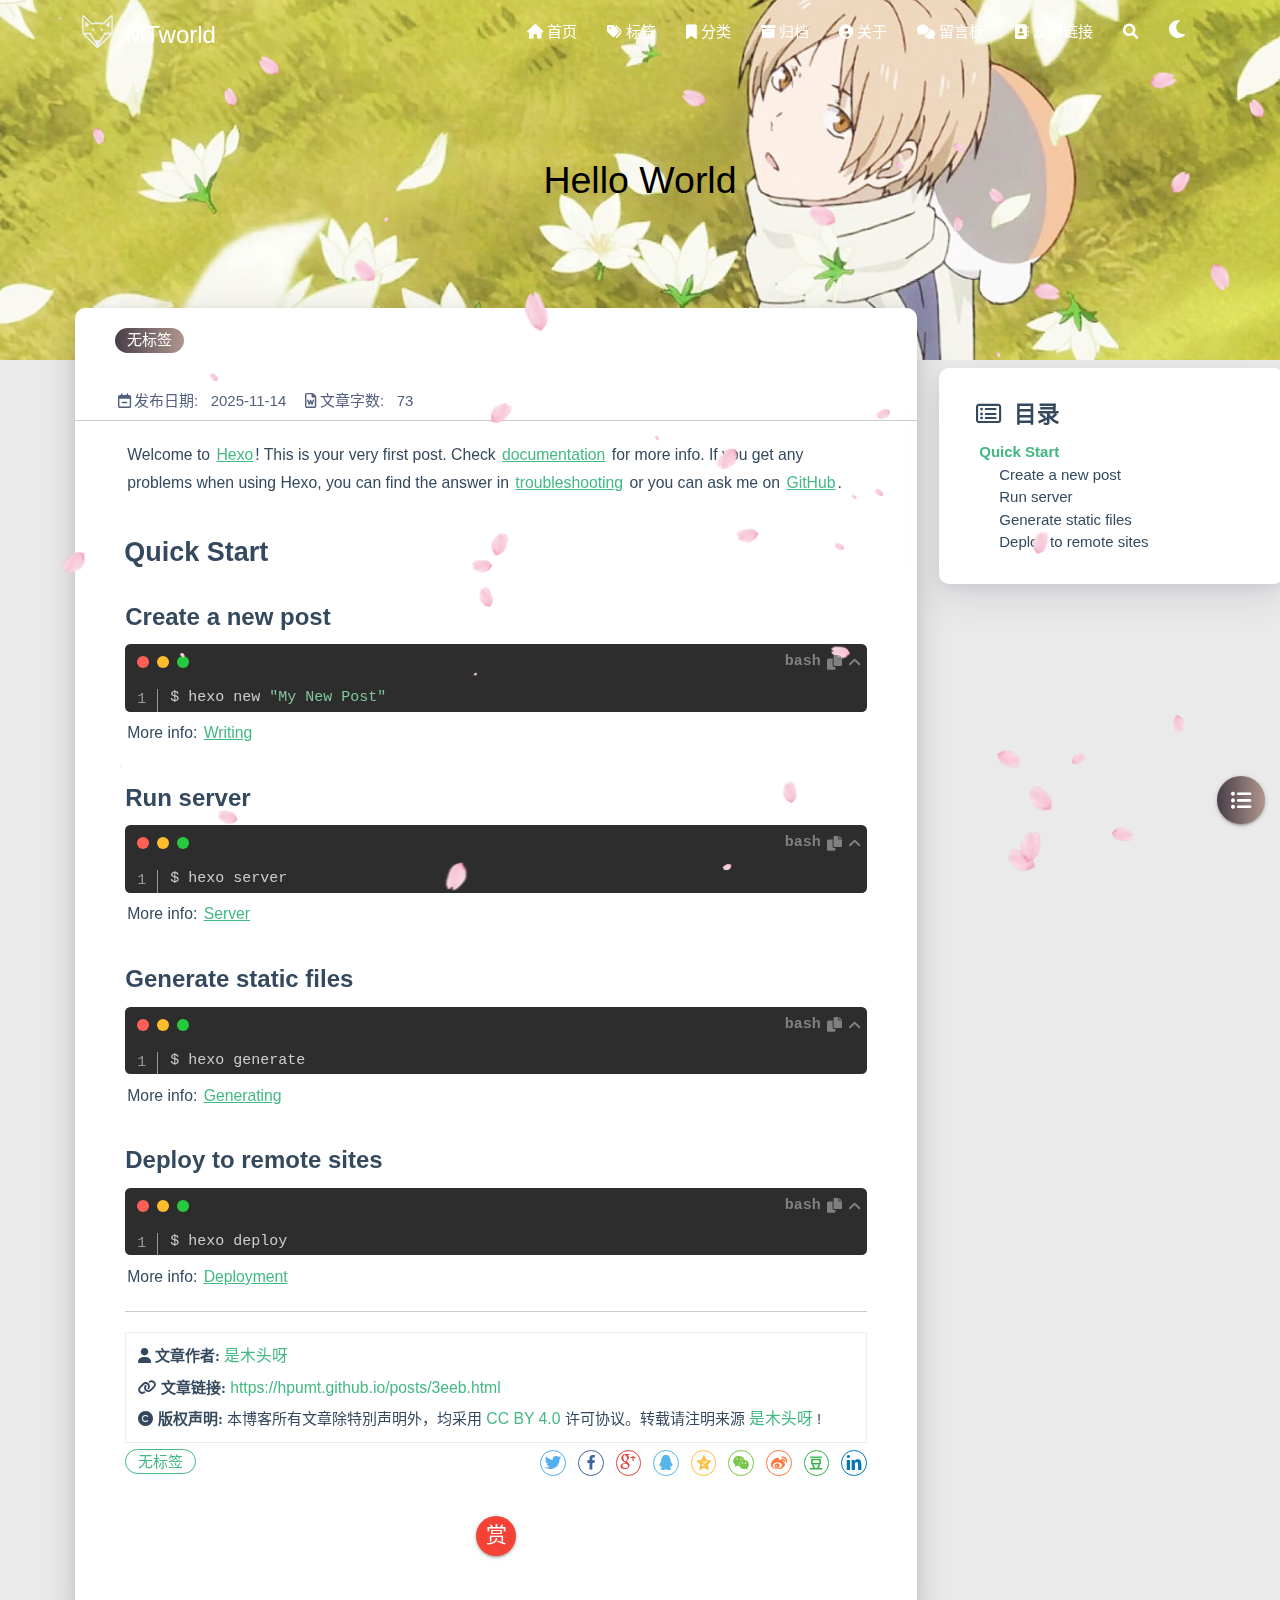
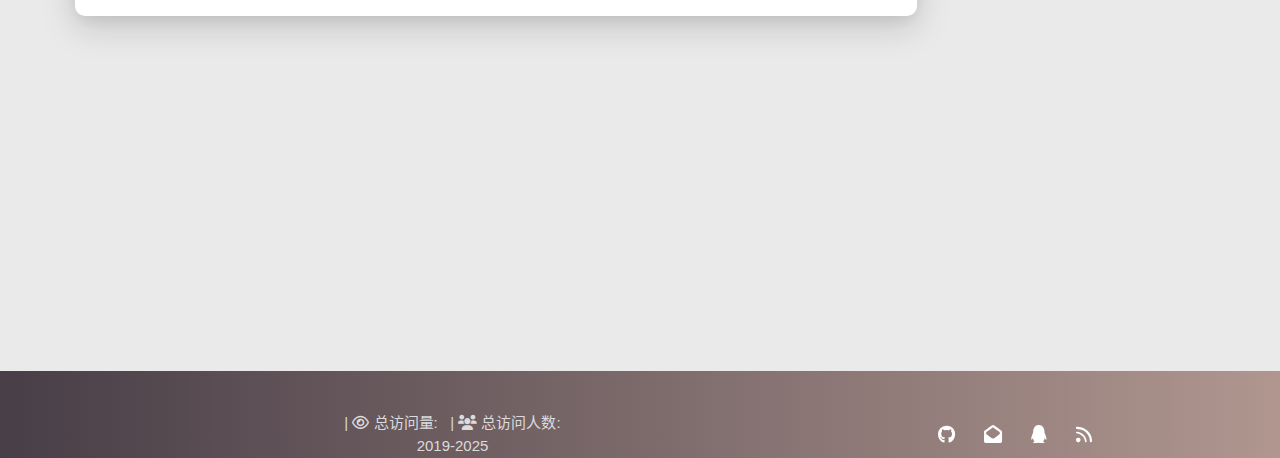
<file: posts/3eeb.html>
<!DOCTYPE HTML>
<html lang="zh-CN">


<head>
    <meta charset="utf-8">
    <meta name="keywords" content="Hello World, MTworld">
    <meta name="description" content="Welcome to Hexo! This is your very first post. Check documentation for more info. If you get any problems when using Hex">
    <meta http-equiv="X-UA-Compatible" content="IE=edge">
    <meta name="viewport" content="width=device-width, initial-scale=1.0, user-scalable=no">
    <meta name="renderer" content="webkit|ie-stand|ie-comp">
    <meta name="mobile-web-app-capable" content="yes">
    <meta name="format-detection" content="telephone=no">
    <meta name="apple-mobile-web-app-capable" content="yes">
    <meta name="apple-mobile-web-app-status-bar-style" content="black-translucent">
    <meta name="referrer" content="no-referrer-when-downgrade">
    <!-- Global site tag (gtag.js) - Google Analytics -->


    <title>Hello World | MTworld</title>
    <link rel="icon" type="image/png" href="/favicon.png">
    


    <!-- bg-cover style     -->



<link rel="stylesheet" type="text/css" href="/libs/awesome/css/all.min.css">
<link rel="stylesheet" type="text/css" href="/libs/materialize/materialize.min.css">
<link rel="stylesheet" type="text/css" href="/libs/aos/aos.css">
<link rel="stylesheet" type="text/css" href="/libs/animate/animate.min.css">
<link rel="stylesheet" type="text/css" href="/libs/lightGallery/css/lightgallery.min.css">
<link rel="stylesheet" type="text/css" href="/css/matery.css">
<link rel="stylesheet" type="text/css" href="/css/my.css">
<link rel="stylesheet" type="text/css" href="/css/dark.css" media="none" onload="if(media!='all')media='all'">




    <link rel="stylesheet" href="/libs/tocbot/tocbot.css">
    <link rel="stylesheet" href="/css/post.css">




    
        <link rel="stylesheet" type="text/css" href="/css/reward.css">
    



    <script src="/libs/jquery/jquery-3.6.0.min.js"></script>
    <script src="/js/autohidenav.js"></script>

<meta name="generator" content="Hexo 8.1.1"></head>


<body>
    <header class="navbar-fixed">
    <nav id="headNav" class="bg-color nav-transparent">
        <div id="navContainer" class="nav-wrapper container">
            <div class="brand-logo">
                <a href="/" class="waves-effect waves-light">
                    
                    <img src="/medias/logo.png" class="logo-img" alt="LOGO">
                    
                    <span class="logo-span">MTworld</span>
                </a>
            </div>
            

<a href="#" data-target="mobile-nav" class="sidenav-trigger button-collapse"><i class="fas fa-bars"></i></a>
<ul class="right nav-menu">
  
  <li class="hide-on-med-and-down nav-item">
    
    <a href="/" class="waves-effect waves-light">
      
      <i class="fas fa-home" style="zoom: 0.6;"></i>
      
      <span>首页</span>
    </a>
    
  </li>
  
  <li class="hide-on-med-and-down nav-item">
    
    <a href="/tags" class="waves-effect waves-light">
      
      <i class="fas fa-tags" style="zoom: 0.6;"></i>
      
      <span>标签</span>
    </a>
    
  </li>
  
  <li class="hide-on-med-and-down nav-item">
    
    <a href="/categories" class="waves-effect waves-light">
      
      <i class="fas fa-bookmark" style="zoom: 0.6;"></i>
      
      <span>分类</span>
    </a>
    
  </li>
  
  <li class="hide-on-med-and-down nav-item">
    
    <a href="/archives" class="waves-effect waves-light">
      
      <i class="fas fa-archive" style="zoom: 0.6;"></i>
      
      <span>归档</span>
    </a>
    
  </li>
  
  <li class="hide-on-med-and-down nav-item">
    
    <a href="/about" class="waves-effect waves-light">
      
      <i class="fas fa-user-circle" style="zoom: 0.6;"></i>
      
      <span>关于</span>
    </a>
    
  </li>
  
  <li class="hide-on-med-and-down nav-item">
    
    <a href="/contact" class="waves-effect waves-light">
      
      <i class="fas fa-comments" style="zoom: 0.6;"></i>
      
      <span>留言板</span>
    </a>
    
  </li>
  
  <li class="hide-on-med-and-down nav-item">
    
    <a href="/friends" class="waves-effect waves-light">
      
      <i class="fas fa-address-book" style="zoom: 0.6;"></i>
      
      <span>友情链接</span>
    </a>
    
  </li>
  
  <li>
    <a href="#searchModal" class="modal-trigger waves-effect waves-light">
      <i id="searchIcon" class="fas fa-search" title="搜索" style="zoom: 0.85;"></i>
    </a>
  </li>
  <li>
    <a href="javascript:;" class="waves-effect waves-light" onclick="switchNightMode()" title="深色/浅色模式" >
      <i id="sum-moon-icon" class="fas fa-sun" style="zoom: 0.85;"></i>
    </a>
  </li>
</ul>


<div id="mobile-nav" class="side-nav sidenav">

    <div class="mobile-head bg-color">
        
        <img src="/medias/logo.png" class="logo-img circle responsive-img">
        
        <div class="logo-name">MTworld</div>
        <div class="logo-desc">
            
            Never really desperate, only the lost of the soul.
            
        </div>
    </div>

    <ul class="menu-list mobile-menu-list">
        
        <li class="m-nav-item">
	  
		<a href="/" class="waves-effect waves-light">
			
			    <i class="fa-fw fas fa-home"></i>
			
			首页
		</a>
          
        </li>
        
        <li class="m-nav-item">
	  
		<a href="/tags" class="waves-effect waves-light">
			
			    <i class="fa-fw fas fa-tags"></i>
			
			标签
		</a>
          
        </li>
        
        <li class="m-nav-item">
	  
		<a href="/categories" class="waves-effect waves-light">
			
			    <i class="fa-fw fas fa-bookmark"></i>
			
			分类
		</a>
          
        </li>
        
        <li class="m-nav-item">
	  
		<a href="/archives" class="waves-effect waves-light">
			
			    <i class="fa-fw fas fa-archive"></i>
			
			归档
		</a>
          
        </li>
        
        <li class="m-nav-item">
	  
		<a href="/about" class="waves-effect waves-light">
			
			    <i class="fa-fw fas fa-user-circle"></i>
			
			关于
		</a>
          
        </li>
        
        <li class="m-nav-item">
	  
		<a href="/contact" class="waves-effect waves-light">
			
			    <i class="fa-fw fas fa-comments"></i>
			
			留言板
		</a>
          
        </li>
        
        <li class="m-nav-item">
	  
		<a href="/friends" class="waves-effect waves-light">
			
			    <i class="fa-fw fas fa-address-book"></i>
			
			友情链接
		</a>
          
        </li>
        
        
    </ul>
</div>


        </div>

        
    </nav>

</header>

    



<div class="bg-cover pd-header post-cover" style="background-image: url('/medias/featureimages/0.jpg')">
    <div class="container" style="right: 0px;left: 0px;">
        <div class="row">
            <div class="col s12 m12 l12">
                <div class="brand">
                    <h1 class="description center-align post-title">Hello World</h1>
                </div>
            </div>
        </div>
    </div>
</div>




<main class="post-container content">

    
    <div class="row">
    <div id="main-content" class="col s12 m12 l9">
        <!-- 文章内容详情 -->
<div id="artDetail">
    <div class="card">
        <div class="card-content article-info">
            <div class="row tag-cate">
                <div class="col s7">
                    
                          <div class="article-tag">
                            <span class="chip bg-color">无标签</span>
                          </div>
                    
                </div>
                <div class="col s5 right-align">
                    
                </div>
            </div>

            <div class="post-info">
                
                <div class="post-date info-break-policy">
                    <i class="far fa-calendar-minus fa-fw"></i>发布日期:&nbsp;&nbsp;
                    2025-11-14
                </div>
                

                

                
                <div class="info-break-policy">
                    <i class="far fa-file-word fa-fw"></i>文章字数:&nbsp;&nbsp;
                    73
                </div>
                

                

                
            </div>
        </div>
        <hr class="clearfix">

        
        <!-- 是否加载使用自带的 prismjs. -->
        <link rel="stylesheet" href="/libs/prism/prism.min.css">
        

        

        <div class="card-content article-card-content">
            <div id="articleContent">
                <p>Welcome to <a target="_blank" rel="noopener" href="https://hexo.io/">Hexo</a>! This is your very first post. Check <a target="_blank" rel="noopener" href="https://hexo.io/docs/">documentation</a> for more info. If you get any problems when using Hexo, you can find the answer in <a target="_blank" rel="noopener" href="https://hexo.io/docs/troubleshooting.html">troubleshooting</a> or you can ask me on <a target="_blank" rel="noopener" href="https://github.com/hexojs/hexo/issues">GitHub</a>.</p>
<h2 id="Quick-Start"><a href="#Quick-Start" class="headerlink" title="Quick Start"></a>Quick Start</h2><h3 id="Create-a-new-post"><a href="#Create-a-new-post" class="headerlink" title="Create a new post"></a>Create a new post</h3><pre class="line-numbers language-bash" data-language="bash"><code class="language-bash">$ hexo new <span class="token string">"My New Post"</span><span aria-hidden="true" class="line-numbers-rows"><span></span></span></code></pre>

<p>More info: <a target="_blank" rel="noopener" href="https://hexo.io/docs/writing.html">Writing</a></p>
<h3 id="Run-server"><a href="#Run-server" class="headerlink" title="Run server"></a>Run server</h3><pre class="line-numbers language-bash" data-language="bash"><code class="language-bash">$ hexo server<span aria-hidden="true" class="line-numbers-rows"><span></span></span></code></pre>

<p>More info: <a target="_blank" rel="noopener" href="https://hexo.io/docs/server.html">Server</a></p>
<h3 id="Generate-static-files"><a href="#Generate-static-files" class="headerlink" title="Generate static files"></a>Generate static files</h3><pre class="line-numbers language-bash" data-language="bash"><code class="language-bash">$ hexo generate<span aria-hidden="true" class="line-numbers-rows"><span></span></span></code></pre>

<p>More info: <a target="_blank" rel="noopener" href="https://hexo.io/docs/generating.html">Generating</a></p>
<h3 id="Deploy-to-remote-sites"><a href="#Deploy-to-remote-sites" class="headerlink" title="Deploy to remote sites"></a>Deploy to remote sites</h3><pre class="line-numbers language-bash" data-language="bash"><code class="language-bash">$ hexo deploy<span aria-hidden="true" class="line-numbers-rows"><span></span></span></code></pre>

<p>More info: <a target="_blank" rel="noopener" href="https://hexo.io/docs/one-command-deployment.html">Deployment</a></p>

                
            </div>
            <hr/>

            

    <div class="reprint" id="reprint-statement">
        
            <div class="reprint__author">
                <span class="reprint-meta" style="font-weight: bold;">
                    <i class="fas fa-user">
                        文章作者:
                    </i>
                </span>
                <span class="reprint-info">
                    <a href="/about" rel="external nofollow noreferrer">是木头呀</a>
                </span>
            </div>
            <div class="reprint__type">
                <span class="reprint-meta" style="font-weight: bold;">
                    <i class="fas fa-link">
                        文章链接:
                    </i>
                </span>
                <span class="reprint-info">
                    <a href="https://hpumt.github.io/posts/3eeb.html">https://hpumt.github.io/posts/3eeb.html</a>
                </span>
            </div>
            <div class="reprint__notice">
                <span class="reprint-meta" style="font-weight: bold;">
                    <i class="fas fa-copyright">
                        版权声明:
                    </i>
                </span>
                <span class="reprint-info">
                    本博客所有文章除特別声明外，均采用
                    <a href="https://creativecommons.org/licenses/by/4.0/deed.zh" rel="external nofollow noreferrer" target="_blank">CC BY 4.0</a>
                    许可协议。转载请注明来源
                    <a href="/about" target="_blank">是木头呀</a>
                    !
                </span>
            </div>
        
    </div>

    <script async defer>
      document.addEventListener("copy", function (e) {
        let toastHTML = '<span>复制成功，请遵循本文的转载规则</span><button class="btn-flat toast-action" onclick="navToReprintStatement()" style="font-size: smaller">查看</a>';
        M.toast({html: toastHTML})
      });

      function navToReprintStatement() {
        $("html, body").animate({scrollTop: $("#reprint-statement").offset().top - 80}, 800);
      }
    </script>



            <div class="tag_share" style="display: block;">
                <div class="post-meta__tag-list" style="display: inline-block;">
                    
                        <div class="article-tag">
                            <span class="chip bg-color">无标签</span>
                        </div>
                    
                </div>
                <div class="post_share" style="zoom: 80%; width: fit-content; display: inline-block; float: right; margin: -0.15rem 0;">
                    <link rel="stylesheet" type="text/css" href="/libs/share/css/share.min.css">
<div id="article-share">

    
    <div class="social-share" data-sites="twitter,facebook,google,qq,qzone,wechat,weibo,douban,linkedin" data-wechat-qrcode-helper="<p>微信扫一扫即可分享！</p>"></div>
    <script src="/libs/share/js/social-share.min.js"></script>
    

    

</div>

                </div>
            </div>
            
                <div id="reward">
    <a href="#rewardModal" class="reward-link modal-trigger btn-floating btn-medium waves-effect waves-light red">赏</a>

    <!-- Modal Structure -->
    <div id="rewardModal" class="modal">
        <div class="modal-content">
            <a class="close modal-close"><i class="fas fa-times"></i></a>
            <h4 class="reward-title">你的赏识是我前进的动力</h4>
            <div class="reward-content">
                <div class="reward-tabs">
                    <ul class="tabs row">
                        <li class="tab col s6 alipay-tab waves-effect waves-light"><a href="#alipay">支付宝</a></li>
                        <li class="tab col s6 wechat-tab waves-effect waves-light"><a href="#wechat">微 信</a></li>
                    </ul>
                    <div id="alipay">
                        <img src="/medias/reward/alipay.jpg" class="reward-img" alt="支付宝打赏二维码">
                    </div>
                    <div id="wechat">
                        <img src="/medias/reward/wechat.png" class="reward-img" alt="微信打赏二维码">
                    </div>
                </div>
            </div>
        </div>
    </div>
</div>

<script>
    $(function () {
        $('.tabs').tabs();
    });
</script>

            
        </div>
    </div>

    

    

    

    

    

    

    

    

    

<article id="prenext-posts" class="prev-next articles">
    <div class="row article-row">
        
        <div class="article col s12 m6" data-aos="fade-up" data-aos="fade-up">
            <div class="article-badge left-badge text-color">
                <i class="far fa-dot-circle"></i>&nbsp;本篇
            </div>
            <div class="card">
                <a href="/posts/3eeb.html">
                    <div class="card-image">
                        
                        
                        <img src="/medias/featureimages/0.jpg" class="responsive-img" alt="Hello World">
                        
                        <span class="card-title">Hello World</span>
                    </div>
                </a>
                <div class="card-content article-content">
                    <div class="summary block-with-text">
                        
                            
                        
                    </div>
                    <div class="publish-info">
                            <span class="publish-date">
                                <i class="far fa-clock fa-fw icon-date"></i>2025-11-14
                            </span>
                        <span class="publish-author">
                            
                            <i class="fas fa-user fa-fw"></i>
                            是木头呀
                            
                        </span>
                    </div>
                </div>

                
            </div>
        </div>
        
        
        <div class="article col s12 m6" data-aos="fade-up">
            <div class="article-badge right-badge text-color">
                本篇&nbsp;<i class="far fa-dot-circle"></i>
            </div>
            <div class="card">
                <a href="/posts/3eeb.html">
                    <div class="card-image">
                        
                        
                        <img src="/medias/featureimages/0.jpg" class="responsive-img" alt="Hello World">
                        
                        <span class="card-title">Hello World</span>
                    </div>
                </a>
                <div class="card-content article-content">
                    <div class="summary block-with-text">
                        
                            
                        
                    </div>
                    <div class="publish-info">
                            <span class="publish-date">
                                <i class="far fa-clock fa-fw icon-date"></i>2025-11-14
                            </span>
                        <span class="publish-author">
                            
                            <i class="fas fa-user fa-fw"></i>
                            是木头呀
                            
                        </span>
                    </div>
                </div>

                
            </div>
        </div>
        
    </div>
</article>

</div>



<!-- 代码块功能依赖 -->
<script type="text/javascript" src="/libs/codeBlock/codeBlockFuction.js"></script>


  <!-- 是否加载使用自带的 prismjs. -->
  <script type="text/javascript" src="/libs/prism/prism.min.js"></script>


<!-- 代码语言 -->

<script type="text/javascript" src="/libs/codeBlock/codeLang.js"></script>


<!-- 代码块复制 -->

<script type="text/javascript" src="/libs/codeBlock/codeCopy.js"></script>


<!-- 代码块收缩 -->

<script type="text/javascript" src="/libs/codeBlock/codeShrink.js"></script>



    </div>
    <div id="toc-aside" class="expanded col l3 hide-on-med-and-down">
        <div class="toc-widget card" style="background-color: white;">
            <div class="toc-title"><i class="far fa-list-alt"></i>&nbsp;&nbsp;目录</div>
            <div id="toc-content"></div>
        </div>
    </div>
</div>

<!-- TOC 悬浮按钮. -->

<div id="floating-toc-btn" class="hide-on-med-and-down">
    <a class="btn-floating btn-large bg-color">
        <i class="fas fa-list-ul"></i>
    </a>
</div>


<script src="/libs/tocbot/tocbot.min.js"></script>
<script>
    $(function () {
        tocbot.init({
            tocSelector: '#toc-content',
            contentSelector: '#articleContent',
            headingsOffset: -($(window).height() * 0.4 - 45),
            collapseDepth: Number('0'),
            headingSelector: 'h2, h3, h4'
        });

        // Set scroll toc fixed.
        let tocHeight = parseInt($(window).height() * 0.4 - 64);
        let $tocWidget = $('.toc-widget');
        $(window).scroll(function () {
            let scroll = $(window).scrollTop();
            /* add post toc fixed. */
            if (scroll > tocHeight) {
                $tocWidget.addClass('toc-fixed');
            } else {
                $tocWidget.removeClass('toc-fixed');
            }
        });

        
        /* 修复文章卡片 div 的宽度. */
        let fixPostCardWidth = function (srcId, targetId) {
            let srcDiv = $('#' + srcId);
            if (srcDiv.length === 0) {
                return;
            }

            let w = srcDiv.width();
            if (w >= 450) {
                w = w + 21;
            } else if (w >= 350 && w < 450) {
                w = w + 18;
            } else if (w >= 300 && w < 350) {
                w = w + 16;
            } else {
                w = w + 14;
            }
            $('#' + targetId).width(w);
        };

        // 切换TOC目录展开收缩的相关操作.
        const expandedClass = 'expanded';
        let $tocAside = $('#toc-aside');
        let $mainContent = $('#main-content');
        $('#floating-toc-btn .btn-floating').click(function () {
            if ($tocAside.hasClass(expandedClass)) {
                $tocAside.removeClass(expandedClass).hide();
                $mainContent.removeClass('l9');
            } else {
                $tocAside.addClass(expandedClass).show();
                $mainContent.addClass('l9');
            }
            fixPostCardWidth('artDetail', 'prenext-posts');
        });
        
    });
</script>

    

</main>




    <footer class="page-footer bg-color">
    
        <link rel="stylesheet" href="/libs/aplayer/APlayer.min.css">
<style>
    .aplayer .aplayer-lrc p {
        
        display: none;
        
        font-size: 12px;
        font-weight: 700;
        line-height: 16px !important;
    }

    .aplayer .aplayer-lrc p.aplayer-lrc-current {
        
        display: none;
        
        font-size: 15px;
        color: #42b983;
    }

    
    .aplayer.aplayer-fixed.aplayer-narrow .aplayer-body {
        left: -66px !important;
    }

    .aplayer.aplayer-fixed.aplayer-narrow .aplayer-body:hover {
        left: 0px !important;
    }

    
</style>
<div class="">
    
    <div class="row">
        <meting-js class="col l8 offset-l2 m10 offset-m1 s12"
                   server="netease"
                   type="playlist"
                   id="5337933369"
                   fixed='true'
                   autoplay='true'
                   theme='#42b983'
                   loop='all'
                   order='random'
                   preload='auto'
                   volume='0.7'
                   list-folded='true'
        >
        </meting-js>
    </div>
</div>

<script src="/libs/aplayer/APlayer.min.js"></script>
<script src="/libs/aplayer/Meting.min.js"></script>

    

    <div class="container row center-align"
         style="margin-bottom: 0px !important;">
        <div class="col s12 m8 l8 copy-right">
            <!--Copyright&nbsp;&copy;-->
            <!--
            <a href="/about" target="_blank">是木头呀</a>
            |&nbsp;Powered by&nbsp;<a href="https://hexo.io/" target="_blank">Hexo</a>
            |&nbsp;Theme&nbsp;<a href="https://github.com/blinkfox/hexo-theme-matery" target="_blank">Matery</a>
            -->
            
            
            
            
                
            
            
                <span id="busuanzi_container_site_pv">
                &nbsp;|&nbsp;<i class="far fa-eye"></i>&nbsp;总访问量:&nbsp;
                    <span id="busuanzi_value_site_pv" class="white-color"></span>
            </span>
            
            
                <span id="busuanzi_container_site_uv">
                &nbsp;|&nbsp;<i class="fas fa-users"></i>&nbsp;总访问人数:&nbsp;
                    <span id="busuanzi_value_site_uv" class="white-color"></span>
            </span>
            
            <br>
            
                <span id="year">2019-2025</span>
            
            <!-- 运行天数提醒. -->
            
            <br>
            
        </div>
        <div class="col s12 m4 l4 social-link social-statis">
    <a href="https://github.com/blinkfox" class="tooltipped" target="_blank" data-tooltip="访问我的GitHub" data-position="top" data-delay="50">
        <i class="fab fa-github"></i>
    </a>



    <a href="mailto:1181062873@qq.com" class="tooltipped" target="_blank" data-tooltip="邮件联系我" data-position="top" data-delay="50">
        <i class="fas fa-envelope-open"></i>
    </a>







    <a href="tencent://AddContact/?fromId=50&fromSubId=1&subcmd=all&uin=1181062873" class="tooltipped" target="_blank" data-tooltip="QQ联系我: 1181062873" data-position="top" data-delay="50">
        <i class="fab fa-qq"></i>
    </a>







    <a href="/atom.xml" class="tooltipped" target="_blank" data-tooltip="RSS 订阅" data-position="top" data-delay="50">
        <i class="fas fa-rss"></i>
    </a>

</div>
    </div>
</footer>

<div class="progress-bar"></div>



    <!-- 搜索遮罩框 -->
<div id="searchModal" class="modal">
    <div class="modal-content">
        <div class="search-header">
            <span class="title"><i class="fas fa-search"></i>&nbsp;&nbsp;搜索</span>
            <input type="search" id="searchInput" name="s" placeholder="请输入搜索的关键字"
                   class="search-input">
        </div>
        <div id="searchResult"></div>
    </div>
</div>

<script type="text/javascript">
$(function () {
    var searchFunc = function (path, search_id, content_id) {
        'use strict';
        $.ajax({
            url: path,
            dataType: "xml",
            success: function (xmlResponse) {
                // get the contents from search data
                var datas = $("entry", xmlResponse).map(function () {
                    return {
                        title: $("title", this).text(),
                        content: $("content", this).text(),
                        url: $("url", this).text()
                    };
                }).get();
                var $input = document.getElementById(search_id);
                var $resultContent = document.getElementById(content_id);
                $input.addEventListener('input', function () {
                    var str = '<ul class=\"search-result-list\">';
                    var keywords = this.value.trim().toLowerCase().split(/[\s\-]+/);
                    $resultContent.innerHTML = "";
                    if (this.value.trim().length <= 0) {
                        return;
                    }
                    // perform local searching
                    datas.forEach(function (data) {
                        var isMatch = true;
                        var data_title = data.title.trim().toLowerCase();
                        var data_content = data.content.trim().replace(/<[^>]+>/g, "").toLowerCase();
                        var data_url = data.url;
                        data_url = data_url.indexOf('/') === 0 ? data.url : '/' + data_url;
                        var index_title = -1;
                        var index_content = -1;
                        var first_occur = -1;
                        // only match artiles with not empty titles and contents
                        if (data_title !== '' && data_content !== '') {
                            keywords.forEach(function (keyword, i) {
                                index_title = data_title.indexOf(keyword);
                                index_content = data_content.indexOf(keyword);
                                if (index_title < 0 && index_content < 0) {
                                    isMatch = false;
                                } else {
                                    if (index_content < 0) {
                                        index_content = 0;
                                    }
                                    if (i === 0) {
                                        first_occur = index_content;
                                    }
                                }
                            });
                        }
                        // show search results
                        if (isMatch) {
                            str += "<li><a href='" + data_url + "' class='search-result-title'>" + data_title + "</a>";
                            var content = data.content.trim().replace(/<[^>]+>/g, "");
                            if (first_occur >= 0) {
                                // cut out 100 characters
                                var start = first_occur - 20;
                                var end = first_occur + 80;
                                if (start < 0) {
                                    start = 0;
                                }
                                if (start === 0) {
                                    end = 100;
                                }
                                if (end > content.length) {
                                    end = content.length;
                                }
                                var match_content = content.substr(start, end);
                                // highlight all keywords
                                keywords.forEach(function (keyword) {
                                    var regS = new RegExp(keyword, "gi");
                                    match_content = match_content.replace(regS, "<em class=\"search-keyword\">" + keyword + "</em>");
                                });

                                str += "<p class=\"search-result\">" + match_content + "...</p>"
                            }
                            str += "</li>";
                        }
                    });
                    str += "</ul>";
                    $resultContent.innerHTML = str;
                });
            }
        });
    };

    searchFunc('/search.xml', 'searchInput', 'searchResult');
});
</script>

    <!-- 白天和黑夜主题 -->
<div class="stars-con">
    <div id="stars"></div>
    <div id="stars2"></div>
    <div id="stars3"></div>  
</div>

<script>
    function switchNightMode() {
        $('<div class="Cuteen_DarkSky"><div class="Cuteen_DarkPlanet"></div></div>').appendTo($('body')),
        setTimeout(function () {
            $('body').hasClass('DarkMode') 
            ? ($('body').removeClass('DarkMode'), localStorage.setItem('isDark', '0'), $('#sum-moon-icon').removeClass("fa-sun").addClass('fa-moon')) 
            : ($('body').addClass('DarkMode'), localStorage.setItem('isDark', '1'), $('#sum-moon-icon').addClass("fa-sun").removeClass('fa-moon')),
            
            setTimeout(function () {
            $('.Cuteen_DarkSky').fadeOut(1e3, function () {
                $(this).remove()
            })
            }, 2e3)
        })
    }
</script>

    <!-- 回到顶部按钮 -->
<div id="backTop" class="top-scroll">
    <a class="btn-floating btn-large waves-effect waves-light" href="#!">
        <i class="fas fa-arrow-up"></i>
    </a>
</div>


    <script src="/libs/materialize/materialize.min.js"></script>
    <script src="/libs/masonry/masonry.pkgd.min.js"></script>
    <script src="/libs/aos/aos.js"></script>
    <script src="/libs/scrollprogress/scrollProgress.min.js"></script>
    <script src="/libs/lightGallery/js/lightgallery-all.min.js"></script>
    <script src="/js/matery.js"></script>

    

    
    
    

    <!-- 雪花特效 -->
    

    <!-- 鼠标星星特效 -->
    

     
        <script src="https://ssl.captcha.qq.com/TCaptcha.js"></script>
        <script src="/libs/others/TencentCaptcha.js"></script>
        <button id="TencentCaptcha" data-appid="xxxxxxxxxx" data-cbfn="callback" type="button" hidden></button>
    

    <!-- Baidu Analytics -->

    <!-- Baidu Push -->

<script>
    (function () {
        var bp = document.createElement('script');
        var curProtocol = window.location.protocol.split(':')[0];
        if (curProtocol === 'https') {
            bp.src = 'https://zz.bdstatic.com/linksubmit/push.js';
        } else {
            bp.src = 'http://push.zhanzhang.baidu.com/push.js';
        }
        var s = document.getElementsByTagName("script")[0];
        s.parentNode.insertBefore(bp, s);
    })();
</script>

    
    <script src="/libs/others/clicklove.js" async="async"></script>
    
    
    <script async src="/libs/others/busuanzi.pure.mini.js"></script>
    

    

    

    <!--腾讯兔小巢-->
    
    

    

    

    
    <script src="/libs/instantpage/instantpage.js" type="module"></script>
    

    <script type="text/javascript">
        //只在桌面版网页启用特效
        var windowWidth = $(window).width();
        if (windowWidth > 768) {
          document.write(
            '<script type="text/javascript" src="/js/sakura.js"><\/script>'
          );
        }
    </script>

    <script type="text/javascript">
        var OriginTitile=document.title,st;
        document.addEventListener("visibilitychange",function(){
            document.hidden?(document.title="死如秋叶之静美❄",clearTimeout(st)):(document.title="生如夏花之绚烂❄",st=setTimeout(function(){document.title=OriginTitile},3e3))
        })
    </script>

</body>

</html>
</file>
<file: css/indexcover.css>
.carousel-control {
    width: 45px;
    height: 45px;
    line-height: 55px;
    border-radius: 45px;
    background: transparent;
    cursor: pointer;
    z-index: 100;
    display: flex;
    justify-content: center;
    align-items: center;
}

#prev-cover {
    position: absolute;
    top: 48%;
    left: 8px;
}

#next-cover {
    position: absolute;
    top: 48%;
    right: 8px;;
}

#prev-cover i {
    margin-right: 3px;
}

#next-cover i {
    margin-left: 3px;
}

.carousel-control:hover {
    background-color: rgba(0, 0, 0, .4);
}

.carousel-control i {
    color: #fff;
    font-size: 2.4rem;
}
</file>
<file: css/matery.css>
/*全局基础样式*/
/*小屏幕下(手机类)的样式*/
@media only screen and (max-width: 601px) {
    .container {
        width: 95%;
    }
}

/*中等屏幕下(平板类)的样式*/
@media only screen and (min-width: 600px) and (max-width: 992px) {
    .container {
        width: 90%;
    }
}

/*大屏幕下(桌面类)的样式*/
@media only screen and (min-width: 993px) {
    .container {
        width: 90%;
        max-width: 1125px;
    }

    .head-container {
        position: absolute;
        padding: 0 30px;
        width: 100%;
    }

    .post-container {
        width: 90%;
        margin: 0 auto;
        max-width: 1250px;
    }
}

body {
    background-color: #eaeaea;
    margin: 0;
    color: #34495e;
    overflow-x: hidden;
    overflow-y: auto;
}

h1 {
    margin: 48px 0 22px -5px;
    font-size: 2.0rem;
    font-weight: bold;
    line-height: 2.0rem;
}

h2 {
    margin: 42px 0 18px -5px;
    font-size: 1.8rem;
    font-weight: bold;
    line-height: 1.8rem;
}

h3 {
    margin: 38px 0 15px -4px;
    font-size: 1.6rem;
    font-weight: bold;
    line-height: 1.7rem;
}

h4 {
    margin: 32px 0 12px -4px;
    font-size: 1.45rem;
    font-weight: bold;
    line-height: 1.45rem;
}

h5 {
    margin: 28px 0 8px -4px;
    font-size: 1.2rem;
    font-weight: bold;
    line-height: 1.2rem;
}

h6 {
    margin: 22px 0 4px -4px;
    font-size: 1.1rem;
    line-height: 1.1rem;
}

p {
    font-size: 1rem;
    line-height: 1.5rem;
}

hr {
    margin: 20px 0;
    border: 0;
    border-top: 1px solid #ccc;
}

blockquote {
    border-left: 5px solid #42b983;
    padding: 1rem 0.8rem 0.2rem 0.8rem;
    color: #666;
    background-color: rgba(66, 185, 131, .1);
}

pre {
    padding: 2rem 1rem 1rem 3rem !important;
    border-radius: 0.35rem;
    tab-size: 4;
}

.code-area::after {
    content: " ";
    position: absolute;
    border-radius: 50%;
    background: #ff5f56;
    width: 12px;
    height: 12px;
    top: 0;
    left: 12px;
    margin-top: 12px;
    -webkit-box-shadow: 20px 0 #ffbd2e, 40px 0 #27c93f;
    box-shadow: 20px 0 #ffbd2e, 40px 0 #27c93f;
}

code {
    padding: 1px 5px;
    top: 13px !important;
    font-family: Inconsolata, Monaco, Consolas, 'Courier New', Courier, monospace;
    font-size: 0.91rem;
    color: #e96900;
    background-color: #f8f8f8;
    border-radius: 2px;
}

.code_copy {
    position: absolute;
    top: 0.7rem;
    right: 25px;
    z-index: 1;
    filter: invert(50%);
    cursor: pointer;
}

.codecopy_notice {
    position: absolute;
    top: 0.7rem;
    right: 6px;
    z-index: 1;
    filter: invert(50%);
    opacity: 0;
}

.code_lang {
    position: absolute;
    top: 1.2rem;
    right: 46px;
    line-height: 0;
    font-weight: bold;
    font-family: Consolas, Monaco, 'Andale Mono', 'Ubuntu Mono', monospace;
    z-index: 1;
    filter: invert(50%);
    cursor: pointer;
}

.code-expand {
    position: absolute;
    top: 4px;
    right: 0;
    filter: invert(50%);
    padding: 7px;
    z-index: 999 !important;
    cursor: pointer;
    transition: all .3s;
    transform: rotate(0deg);
}

.code-closed .code-expand {
    transform: rotate(-180deg) !important;
    transition: all .3s;
}

.code-closed pre::before {
    height: 0;
}

pre code {
    padding: 0;
    color: #e8eaf6;
    background-color: #272822;
}

/* 键盘 kbd 标签样式 */
kbd {
    margin: 0 3px;
    padding: 3px 5px;
    border-radius: 3px;
    border: 1px solid #b4b4b4;
    box-shadow: 0 1px 3px rgba(0, 0, 0, 0.25), 0 2px 1px 0 rgba(255, 255, 255, 0.6) inset;
    font-family: Consolas, Monaco, 'Andale Mono', 'Ubuntu Mono', monospace;
    font-size: 0.9rem;
    font-weight: 600;
    background-color: #f8f8f8;
    color: #34495e;
    line-height: 1.8rem;
    white-space: nowrap;
}

b,
strong {
    font-weight: bold;
}

dfn {
    font-style: italic;
}

small {
    font-size: 85%;
}

cite {
    font-style: normal;
}

mark {
    background-color: #fcf8e3;
    padding: .2em;
}

.card {
    border-radius: 10px;
    box-shadow: 0 15px 35px rgba(50, 50, 93, .1), 0 5px 15px rgba(0, 0, 0, .07) !important;
}

.card .card-image img {
    border-radius: 8px 8px 0 0;
    /* 修改文章列表图片填充样式为 cover 以覆盖整个区域而不会被缩放 */
    object-fit: cover;
}

.container .row {
    margin-bottom: 0;
}

.bg-color {
    background-image: linear-gradient(to right,
            #483e47 0%,
            rgb(176, 150, 143) 100%);
    opacity: 1;
    /*透明效果 值范围 0~1，看情况自己修改*/
}

.text-color {
    color: #0f9d58 !important;
}

.white-color {
    color: #fff;
}

.progress-bar {
    height: 4px;
    position: fixed;
    bottom: 0;
    z-index: 300;
    background: linear-gradient(to right, #483e47 0%, rgb(176, 150, 143) 100%);
    opacity: 0.8;
}

.sidenav-overlay {
    z-index: 500;
}

.pd-header {
    margin-top: -64px;
}

header .side-nav {
    width: 240px;
    z-index: 999;
    box-shadow: 0 2px 5px 0 rgba(0, 0, 0, 0.16), 0 7px 10px 0 rgba(0, 0, 0, 0.12);
}

nav {
    box-shadow: 0 2px 5px 0 rgba(0, 0, 0, 0.16), 0 7px 10px 0 rgba(0, 0, 0, 0.12);
}

header .nav-transparent {
    background-color: transparent !important;
    background-image: none;
    box-shadow: none;
}

header nav .brand-span {
    font-size: 1.45rem;
}

header .brand-logo .logo-img {
    height: 45px;
    vertical-align: middle;
    padding-bottom: 6px;
}

header .brand-logo .logo-span {
    font-size: 1.6rem;
}

/*修改顶部 logo 的文字垂直对齐为 top，避免默认 middle 看起来偏下*/
header .brand-logo .waves-effect {
    vertical-align: top;
}

header .button-collapse i {
    font-size: 1.5rem;
}

header .side-nav .mobile-head {
    padding: 0 15px;
}

header .side-nav .mobile-head img {
    margin-top: 30px;
    width: 75px;
    height: 75px;
}

header .side-nav .mobile-head .logo-name {
    margin-top: -30px;
    padding-left: 10px;
    font-size: 1.5rem;
}

header .side-nav .mobile-head .logo-desc {
    margin-top: -10px;
    padding-left: 10px;
    padding-bottom: 10px;
    font-size: 0.8rem;
    line-height: 1.3rem;
    color: #e3e3e3;
}

header .side-nav .menu-list li {
    padding: 0;
    margin-left: -15px;
}

header .side-nav .menu-list a {
    height: 50px;
    line-height: 50px;
    color: #34495e !important;
}

.mobile-menu-list a i {
    margin-left: 8px !important;
    font-size: 1.16rem;
    color: #34495e !important;
}

header .side-nav .fa-fw {
    width: 3.3rem;
    text-align: left;
}

header .side-nav .social-link {
    position: absolute;
    bottom: 45px;
    padding-left: 15px;
}

.social-link a {
    font-size: 1.2rem;
    display: inline;
    padding: 0 12px;
}

.cover-btns {
    position: relative;
    top: 10vh;
    text-align: center;
}

.cover-btns a {
    margin: 10px 15px;
    padding: 0 35px;
    height: 45px;
    line-height: 45px;
    font-size: 1rem;
    color: #fff;
    border: 1px solid #fff;
    background-color: transparent;
    border-radius: 30px;
    box-shadow: none;
}

.cover-btns a:hover {
    border: 1px solid #5cbaad;
    background-color: #67c6a3;
    box-shadow: 0 14px 26px -12px rgba(135, 213, 95, 0.42),
        0 4px 23px 0 rgba(0, 0, 0, 0.12),
        0 8px 10px -5px rgba(233, 30, 99, 0.2);
}

.cover-btns a i {
    font-size: 1.1rem;
    padding-right: 5px;
}

.scroll-down {
    background: #333;
    margin: 100px auto;
    -webkit-animation: scroll-down 1.5s infinite;
    -moz-animation: scroll-down 1.5s infinite;
    -o-animation: scroll-down 1.5s infinite;
    animation: scroll-down 1.5s infinite;
}

@-moz-keyframes scroll-down {
    0% {
        opacity: 0.4;
        -ms-filter: "progid:DXImageTransform.Microsoft.Alpha(Opacity=40)";
        filter: alpha(opacity=40);
        top: 0;
    }

    50% {
        opacity: 1;
        -ms-filter: none;
        filter: none;
        top: -16px;
    }

    100% {
        opacity: 0.4;
        -ms-filter: "progid:DXImageTransform.Microsoft.Alpha(Opacity=40)";
        filter: alpha(opacity=40);
        top: 0;
    }
}

@-webkit-keyframes scroll-down {
    0% {
        opacity: 0.4;
        -ms-filter: "progid:DXImageTransform.Microsoft.Alpha(Opacity=40)";
        filter: alpha(opacity=40);
        top: 0;
    }

    50% {
        opacity: 1;
        -ms-filter: none;
        filter: none;
        top: -16px;
    }

    100% {
        opacity: 0.4;
        -ms-filter: "progid:DXImageTransform.Microsoft.Alpha(Opacity=40)";
        filter: alpha(opacity=40);
        top: 0;
    }
}

@-o-keyframes scroll-down {
    0% {
        opacity: 0.4;
        -ms-filter: "progid:DXImageTransform.Microsoft.Alpha(Opacity=40)";
        filter: alpha(opacity=40);
        top: 0;
    }

    50% {
        opacity: 1;
        -ms-filter: none;
        filter: none;
        top: -16px;
    }

    100% {
        opacity: 0.4;
        -ms-filter: "progid:DXImageTransform.Microsoft.Alpha(Opacity=40)";
        filter: alpha(opacity=40);
        top: 0;
    }
}

@keyframes scroll-down {
    0% {
        opacity: 0.4;
        -ms-filter: "progid:DXImageTransform.Microsoft.Alpha(Opacity=40)";
        filter: alpha(opacity=40);
        top: 0;
    }

    50% {
        opacity: 1;
        -ms-filter: none;
        filter: none;
        top: -16px;
    }

    100% {
        opacity: 0.4;
        -ms-filter: "progid:DXImageTransform.Microsoft.Alpha(Opacity=40)";
        filter: alpha(opacity=40);
        top: 0;
    }
}

.cover-social-link {
    position: relative;
    top: 23vh;
    width: 100%;
    text-align: center;
}

.cover-social-link a {
    padding: 0 15px;
    font-size: 1.35rem;
    color: #fff;
}

header .go-back {
    float: left;
    position: relative;
    padding-left: 5px;
    padding-right: 5px;
    z-index: 1;
    height: 56px;
}

header .go-back i {
    font-size: 1.6rem;
    font-weight: 200;
    line-height: 56px;
}

/* 背景图效果. */
.bg-cover {
    position: relative;
    display: flex;
    align-items: center;
    height: 60vh;
    padding: 0;
    border: 0;
    overflow: hidden;
    background-position: center center;
    background-size: cover;
    transform: translate3d(0px, 0px, 0px);
}

.index-cover {
    height: 100vh;
}

.post-cover {
    height: 40vh !important;
}

.bg-cover:after {
    -webkit-animation: rainbow 60s infinite;
    animation: rainbow 60s infinite;
}

.bg-cover:before,
.bg-cover:after {
    position: absolute;
    z-index: 1;
    width: 100%;
    height: 100%;
    display: block;
    left: 0;
    top: 0;
    content: "";
}

.bg-cover .container {
    position: relative;
    color: #fff;
    z-index: 2;
}

.bg-cover .title {
    font-size: 4rem;
    line-height: 1.2em;
    margin-bottom: 20px;
    position: relative;
}

.bg-cover .description {
    font-weight: 300;
    font-size: 1.25rem;
    line-height: 1.4em;
    color: #000000;
}

.bg-cover .post-title {
    margin: 0 auto;
    font-size: 2.5rem;
    font-weight: 400;
}



.index-card {
    margin-top: -10px;
    padding-top: 20px;
}

.carousel-post .title {
    font-size: 2.6rem;
}

.dream {
    margin-top: 20px;
    margin-bottom: 40px;
}

.dream .title,
.music-player .title,
.video-player .title {
    margin-bottom: 20px;
    font-size: 2rem;
    font-weight: 700;
}

.dream .text {
    opacity: .6;
    font-size: 1.1rem;
}

.music-player,
.video-player {
    margin-top: 10px;
    margin-bottom: 50px;
}

.music,
.dplayer-video {
    box-shadow: 0 5px 20px 0 rgba(0, 0, 0, .2), 0 10px 20px -12px rgba(0, 0, 0, .5) !important;
}

#recommend-sections {
    margin-top: -30px;
    padding-top: 30px;
}

.index-card .card .card-content {
    padding: 20px 40px;
}

@media only screen and (min-width: 1418px) {
    .recommend {
        margin-top: 20px;
        padding: 0 0.75rem;
    }
}

@media only screen and (max-width: 601px) {
    .index-card .card .card-content {
        padding: 10px 10px;
    }
}

/*中等屏幕下(平板类)的样式*/
@media only screen and (min-width: 600px) and (max-width: 992px) {
    .index-card .card .card-content {
        padding: 20px 20px;
    }
}

.recommend .row .col {
    padding: 0 1.25rem;
}

.recommend .title {
    margin-top: 25px;
    margin-bottom: 25px;
    text-align: center;
    font-size: 1.8rem;
    font-weight: 700;
    line-height: 1.8rem;
}

.recommend .post-card:before {
    position: absolute;
    z-index: 0;
    width: 100%;
    height: 100%;
    display: block;
    left: 0;
    top: 0;
    content: "";
    background-color: rgba(0, 0, 0, .3);
    border-radius: 10px;
}

.recommend .post-card {
    position: relative;
    width: 100%;
    height: 300px;
    max-height: 300px;
    margin-bottom: 15px;
    margin-top: 15px;
    text-align: center;
    border: 0;
    border-radius: 10px;
    color: rgba(0, 0, 0, .87);
    background: #fff 50%;
    background-size: cover;
    box-shadow: 0 15px 35px rgba(50, 50, 93, .1), 0 5px 15px rgba(0, 0, 0, .07);
}

.recommend .post-card .post-body {
    position: relative;
    margin: 0 auto;
    padding: 1.8rem 1.25rem;
    z-index: 2;
}

.recommend .post-card .post-categories {
    margin: 10px auto;
}

.recommend .post-card .post-categories .category {
    padding: 0 8px;
    color: hsla(0, 0%, 100%, .7) !important;
    font-size: .75rem;
    font-weight: 500;
}

.recommend .post-card a {
    color: #fff;
}

.recommend .post-card .post-title {
    height: 48px;
    margin-top: 10px;
    margin-bottom: 5px;
}

.recommend .post-card .post-description {
    margin: 20px auto;
    max-width: 500px;
    height: 65px;
    max-height: 65px;
    font-size: 14px;
    color: hsla(0, 0%, 100%, .78) !important;
}

.recommend .post-card .read-more {
    height: 40px;
    margin: .6rem 1px;
    font-size: 0.9rem;
    font-weight: 400;
    line-height: 40px;
    color: #fff;
    border-radius: 30px;
    box-shadow: 0 2px 2px 0 rgba(244, 67, 54, .14), 0 3px 1px -2px rgba(244, 67, 54, .2), 0 1px 5px 0 rgba(244, 67, 54, .12);
}

.recommend .post-card .read-more .icon {
    font-size: 1.05rem;
    padding-right: 10px;
}

.archive-calendar {
    margin-top: -60px;
    max-width: 820px;
}

#post-calendar {
    width: 100%;
    height: 225px;
}

.settings-content {
    margin-top: -10px;
}

/*文章列表卡片各样式*/
#articles {
    margin-top: 10px;
    margin-bottom: 10px;
}

article a {
    margin-right: 0 !important;
    color: #525f7f;
    text-transform: none !important;
}

article a:hover {
    font-weight: bold;
    color: #42b983;
    text-decoration: underline;
}

.articles .row {
    margin-left: 0;
    margin-right: 0;
}

article .card {
    border-radius: 8px;
    overflow: hidden;
}

article .card-image {
    background-color: #222;
    border-radius: 8px;
}

article .card-image img {
    height: 220px;
    border-radius: 0.3rem;
    opacity: .7;
}

article .tag-image img {
    height: 220px;
}

article .card .card-content {
    padding: 15px 15px 12px 18px;
}

article .article-content .summary {
    padding-bottom: 2px;
    padding-left: 0;
    margin-bottom: 6px;
    word-break: break-all;
}

article .article-content .publish-author {
    float: right;
}

.publish-date .icon-date {
    padding-right: 5px;
}

.publish-author .icon-category {
    padding-left: 10px;
}

.article-content .publish-author .post-category {
    padding-left: 5px;
}

article .card .card-action {
    padding: 10px 15px 10px 18px;
    border-radius: 0 0 8px 8px !important;
}

article .article-tags .chip {
    margin: 2px;
    font-size: 0.8rem;
    font-weight: 400;
    height: 22px;
    line-height: 22px;
    color: #fff;
    border-radius: 10px;
}

.prev-next {
    margin-left: -0.75rem;
}

.prev-next .article-badge {
    min-width: 3rem;
    margin-top: 7px;
    padding: 3px 10px 3px 8px;
    text-align: center;
    font-size: 1rem;
    line-height: inherit;
    position: absolute;
    box-sizing: border-box;
    z-index: 200;
    background-color: #fff;
    font-weight: 500;
}

.prev-next .left-badge {
    border-radius: 8px 0 8px 0;
}

.prev-next .right-badge {
    border-radius: 0 8px 0 8px;
    right: 10px;
}

.paging {
    margin-bottom: 15px;
}

.paging .row {
    margin-left: 0;
    margin-right: 0;
}

.paging .page-info {
    font-size: 1.4rem;
    color: #888;
    padding-top: 1rem;
}

.paging i {
    font-size: 2.5rem;
}

.paging .disabled {
    background-color: #ccc !important;
}

.paging .disabled i {
    color: #999 !important;
}

/*文章详情样式*/
#artDetail {
    margin-top: -60px;
}

/* 修改小屏幕下文章详情table样式. */
@media only screen and (max-width: 550px) {
    #articleContent table {
        table-layout: fixed;
    }
}

@media only screen and (min-width: 1418px) {
    #artDetail {
        margin-top: -60px;
        padding: 0 0.75rem;
    }
}

#artDetail .card {
    box-shadow: 0 10px 35px 2px rgba(0, 0, 0, .15),
        0 5px 15px rgba(0, 0, 0, .07),
        0 2px 5px -5px rgba(0, 0, 0, .1) !important;
}

#artDetail .tag-cate {
    padding-bottom: 15px;
}

#artDetail a {
    margin-right: 0 !important;
    text-transform: none !important;
}

#artDetail .article-info {
    padding: 20px 30px 1px 40px;
    margin-bottom: -5px;
}

#artDetail .article-tag .chip {
    font-size: 1rem;
    font-weight: 400;
    height: 25px;
    line-height: 24px;
    color: #fff;
    border-radius: 15px;
    margin-right: 5px;
    margin-bottom: 2px;
}

#artDetail .tag_share .article-tag .chip {
    font-size: 1rem;
    font-weight: 400;
    height: 25px;
    line-height: 23px;
    border-radius: 15px;
    margin-right: 5px;
    margin-bottom: 2px;
    color: #42b983;
    background: #fff;
    border: 1px solid;
    transition: all 0.6s ease-in-out;
}

#artDetail .tag_share .article-tag .chip:hover {
    color: #fff;
    background: #42b983;
}

#artDetail .post-cate {
    float: right;
    color: #42b983;
}

#artDetail .post-cate a {
    padding-right: 5px;
    color: #42b983;
    font-weight: 500;
}

#artDetail .post-cate a:hover {
    text-decoration: underline;
}

#artDetail .post-info {
    color: #525f7f;
}

#artDetail .post-info .post-category {
    padding-right: 4px;
    color: #525f7f;
}

#artDetail .post-info .post-category:hover {
    font-weight: bold;
    color: #42b983;
    text-decoration: underline;
}

#artDetail .post-info .post-date {
    color: #525f7f;
}

#artDetail .post-info .post-word-count {
    margin-left: 15px;
}

#artDetail .post-info .post-read {
    margin-left: 15px;
    color: #525f7f;
}

#artDetail .article-card-content {
    padding: 0 15px 20px 18px;
}

@media only screen and (max-width: 601px) {
    #artDetail .article-info {
        padding: 15px 15px 1px 15px;
        margin-bottom: -5px;
    }
}

@media only screen and (min-width: 600px) and (max-width: 992px) {
    #artDetail .article-card-content {
        padding: 0 30px 20px 32px;
    }

    #artDetail .article-info {
        padding: 15px 20px 0 28px;
        margin-bottom: -5px;
    }
}

@media only screen and (min-width: 993px) {
    #artDetail .article-card-content {
        padding: 0 50px 20px 50px;
    }
}

#artDetail .reprint {
    margin: 15px 0 0.4rem;
    padding: 0.5rem 0.8rem;
    border: 1px solid #eee;
    line-height: 2;
    transition: box-shadow 0.3s ease-in-out
}

#artDetail .reprint-info {
    word-break: break-word;
}

#artDetail .reprint:hover {
    box-shadow: 0 0 10px 0 rgba(232, 237, 250, .6), 0 4px 8px 0 rgba(232, 237, 250, .5)
}

#artDetail .reprint a {
    font-size: 1.05rem;
    color: #42b983;
    font-weight: 500;
}

#articleContent p {
    margin: 2px 2px 10px;
    font-size: 1.05rem;
    line-height: 1.85rem;
}

#articleContent blockquote p {
    text-indent: 0.2rem;
}

#articleContent a {
    padding: 0 2px;
    color: #42b983;
    font-weight: 500;
    text-decoration: underline;
    word-wrap: break-word;
}

#articleContent .img-item {
    text-align: center;
}

#articleContent img {
    max-width: 100%;
    height: auto;
    cursor: pointer;
}

#articleContent video {
    display: block;
    margin: 30px auto;
    box-shadow: 0 5px 35px 0 rgba(0, 0, 0, .2), 0 10px 35px -11px rgba(0, 0, 0, .6);
    cursor: pointer;
}

#articleContent ol,
#articleContent ul {
    display: block;
    padding-left: 2em !important;
    word-spacing: 0.05rem;
}

#articleContent ul li,
#articleContent ol li {
    display: list-item;
    line-height: 1.8rem;
    font-size: 1rem;
}

#articleContent ul li {
    list-style-type: disc;
}

#articleContent ul ul li {
    list-style-type: circle;
}

#articleContent table {
    width: 100%;
    display: block;
    border-collapse: collapse;
    border-spacing: 0;
    overflow: auto;
}

/**
#articleContent table,
th,
td {
    padding: 12px 13px;
    border: 1px solid #dfe2e5;
}
**/

table tr:nth-child(2n),
thead {
    background-color: #fafafa;
}

#articleContent table th {
    background-color: #f2f2f2;
    min-width: 80px;
    border: 1px solid #dfe2e5;
    padding: 6px 6px;
}

#articleContent table td {
    min-width: 80px;
    border: 1px solid #dfe2e5;
    padding: 6px 6px;
}

#articleContent [type="checkbox"]:not(:checked),
[type="checkbox"]:checked {
    position: inherit;
    margin-left: -1.3rem;
    margin-right: 0.4rem;
    margin-top: -1px;
    vertical-align: middle;
    left: unset;
    visibility: visible;
}

@media only screen and (min-width: 600px) {
    #article-share .social-share a {
        margin-left: 15px !important;
    }
}

.chip-container {
    margin-top: -60px;
}

.chip-container .tag-title {
    margin-bottom: 10px;
    color: #3C4858;
    font-size: 1.75rem;
    font-weight: 400;
}

.chip-container .tag-chips {
    margin: 1rem auto 0.5rem;
    max-width: 850px;
    text-align: center;
}

.chip-container .tags-posts {
    margin-top: 20px;
}

.chip-container .chip-default {
    color: #34495e;
}

.chip-container .chip-active {
    color: #FFF !important;
    background: linear-gradient(to bottom right, #FF5E3A 0%, #FF2A68 100%) !important;
    box-shadow: 2px 5px 10px #aaa !important;
}

.chip-container .chip {
    margin: 10px 10px;
    padding: 19px 14px;
    display: inline-flex;
    line-height: 0;
    font-size: 1rem;
    font-weight: 500;
    border-radius: 5px;
    cursor: pointer;
    box-shadow: 0 3px 5px rgba(0, 0, 0, .12);
    z-index: 0;
}

.chip-container .chip:hover {
    color: #fff;
    background: linear-gradient(to right, #4cbf30 0%, #0f9d58 100%) !important;
}

.chip .tag-length {
    margin-left: 5px;
    margin-right: -2px;
    font-size: 0.5rem;
}

.chip-default .tag-length {
    color: #e91e63;
    margin-top: 1px;
}

.chip-active .tag-length {
    color: #fff;
}

/* archive page. */
#cd-timeline .year {
    position: relative;
    width: 80px;
    height: 80px;
    margin: 10px 0 50px -20px;
    padding: 21px 10px;
    background-color: #ff5722;
    color: #fff;
    font-size: 1.8rem;
    font-weight: 600;
}

#cd-timeline .year a {
    color: #fff;
}

#cd-timeline .month {
    position: relative;
    width: 60px;
    height: 60px;
    margin: 10px 0 30px -10px;
    padding: 14px 16px;
    background-color: #ef6c00;
    color: #fff;
    font-size: 1.7rem;
    font-weight: 600;
}

#cd-timeline .month a {
    color: #fff;
}

#cd-timeline .day {
    position: relative;
    padding: 8px 10px;
    background-color: #ffa726;
    color: #fff;
    font-size: 1.2rem;
    font-weight: 500;
}

#cd-timeline {
    /*width: 90%;*/
    max-width: 820px;
    position: relative;
    margin-top: 2rem;
    margin-bottom: 2rem;
}

#cd-timeline::before {
    /* this is the vertical line */
    content: '';
    position: absolute;
    top: 0;
    left: 18px;
    height: 100%;
    width: 4px;
    background: #0f9d58;
}

@media only screen and (min-width: 900px) {
    #cd-timeline {
        margin-top: 2rem;
        margin-bottom: 2rem;
    }

    #cd-timeline::before {
        left: 50%;
        margin-left: -2px;
    }

    #cd-timeline .year {
        margin: 10px 0 50px -40px;
        padding: 22px 11px;
    }

    #cd-timeline .month {
        margin: 10px 0 30px -30px;
        padding: 14px 16px;
    }
}

.cd-timeline-block {
    position: relative;
    margin: 1em 0;
}

.cd-timeline-block::after {
    clear: both;
    content: "";
    display: table;
}

.cd-timeline-block:first-child {
    margin-top: 0;
}

.cd-timeline-block:last-child {
    margin-bottom: 0;
}

@media only screen and (min-width: 870px) {
    .cd-timeline-block {
        margin: 1em 0;
    }

    .cd-timeline-block:first-child {
        margin-top: 0;
    }

    .cd-timeline-block:last-child {
        margin-bottom: 0;
    }
}

.cd-timeline-img {
    position: absolute;
    top: 0;
    left: 0;
    width: 40px;
    height: 40px;
    border-radius: 50%;
    box-shadow: 0 0 0 4px #ffffff, inset 0 2px 0 rgba(0, 0, 0, 0.08), 0 3px 0 4px rgba(0, 0, 0, 0.05);
}

@media only screen and (min-width: 900px) {
    .cd-timeline-img {
        width: 40px;
        height: 40px;
        left: 50%;
        margin-left: -20px;
        /* Force Hardware Acceleration in WebKit */
        -webkit-transform: translateZ(0);
        -webkit-backface-visibility: hidden;
    }

    .cssanimations .cd-timeline-img.is-hidden {
        visibility: hidden;
    }

    .cssanimations .cd-timeline-img.bounce-in {
        visibility: visible;
        -webkit-animation: cd-bounce-1 0.6s;
        -moz-animation: cd-bounce-1 0.6s;
        animation: cd-bounce-1 0.6s;
    }
}

.cd-timeline-content {
    position: relative;
    margin-top: -40px;
    margin-left: 60px;
    padding: 0;
    border-radius: 5px;
    background: #ffffff;
    box-shadow: 0 15px 35px rgba(50, 50, 93, .1), 0 5px 15px rgba(0, 0, 0, .07) !important;
}

.cd-timeline-content::after {
    clear: both;
    content: "";
    display: table;
}

.cd-timeline-content .card {
    margin: 0;
}

.cd-timeline-content::before {
    content: '';
    position: absolute;
    top: 18px !important;
    right: 100%;
    height: 0;
    width: 14px;
    margin-left: 2px;
    margin-right: 2px;
    border: 1px dashed #ffa726;
}

@media only screen and (min-width: 768px) {
    .cd-timeline-content h2 {
        font-size: 1.25rem;
    }

    .cd-timeline-content p {
        font-size: 1rem;
    }

    .cd-timeline-content .cd-read-more,
    .cd-timeline-content .cd-date {
        font-size: 0.875rem;
    }
}

@media only screen and (min-width: 900px) {
    .cd-timeline-content {
        margin-left: 0;
        padding: 0;
        width: 45%;

    }

    .cd-timeline-content::before {
        top: 24px;
        left: 100%;
    }

    .cd-timeline-content .cd-read-more {
        float: left;
    }

    .cd-timeline-block:nth-child(even) .cd-timeline-content {
        float: right;
    }

    .cd-timeline-block:nth-child(even) .cd-timeline-content::before {
        top: 24px;
        left: auto;
        right: 100%;
        border-color: #ffa726;
    }

    .cd-timeline-block:nth-child(even) .cd-timeline-content .cd-read-more {
        float: right;
    }

    .cssanimations .cd-timeline-content.is-hidden {
        visibility: hidden;
    }

    .cssanimations .cd-timeline-content.bounce-in {
        visibility: visible;
        -webkit-animation: cd-bounce-2 0.6s;
        -moz-animation: cd-bounce-2 0.6s;
        animation: cd-bounce-2 0.6s;
    }
}

/* about page styles. */

.about-container {
    width: 90%;
    max-width: 1225px;
    margin-top: -60px;
}

@media only screen and (max-width: 601px) {
    .about-container {
        width: 95%;
    }
}

.post-statis {
    text-align: center;
}

.post-statis .statis {
    display: inline-block;
    padding: 0.3rem 0.8rem;
    text-align: center;
    letter-spacing: .03rem;
}

.post-statis .statis .count {
    display: block;
    font-size: 1.3rem;
    font-weight: bold;
    text-decoration: underline;
}

.post-statis .statis .count a {
    color: #42b983;
}

.post-statis .statis .name {
    font-size: 0.9rem;
    color: #777;
}

#aboutme .social-link {
    margin: 0.5rem 0;
    text-align: center;
}

#aboutme .social-link a {
    display: inline-block;
    width: 2.3rem;
    height: 2.3rem;
    line-height: 2.2rem;
    margin: 0 0.5rem;
    padding: 0;
    color: #fff;
    border: 1px solid #0f9d58;
    background: radial-gradient(#4cbf30, #0f9d58);
    font-size: 0.9rem;
    border-radius: 50%;
    box-shadow: 0 4px 6px rgba(50, 50, 93, .21), 0 2px 3px rgba(0, 0, 0, .1);
}

.profile .avatar-img {
    max-width: 160px;
    width: 100%;
    margin: 0 auto;
    transform: translate3d(0, -65%, 0);
}

.profile .author {
    margin-top: -80px;
}

.profile .author .post-statis {
    margin: 0.5rem 0 1.4rem 0;
}

.profile .author .title {
    margin-bottom: 0.1rem;
    font-size: 1.8rem;
    font-weight: 500;
    color: #3C4858;
}

.profile .author .career {
    margin: 8px 0;
    font-size: 0.9rem;
    font-weight: 400;
    color: #777;
}

#aboutme .profile .social-link {
    margin: 1.5rem 0 0.8rem 0;
}

#aboutme .introduction {
    margin: 1.5rem auto 3rem;
    max-width: 600px;
    color: #999;
}

.post-charts,
.my-projects,
.my-skills,
.post-charts {
    padding: 3.8rem 1.5rem 0.8rem 1.5rem;
}

.post-charts,
.title,
.my-projects .title,
.my-skills .title,
.my-gallery .title {
    font-size: 2rem;
    margin-bottom: 2.25rem;
}

.my-projects .info {
    max-width: 360px;
    margin: 0 auto;
    padding: 1rem 0 1rem;
}

.my-projects .info .icon {
    display: inline-block;
    width: 76px;
    height: 76px;
    text-align: center;
    line-height: 76px;
    color: #fff;
    font-size: 1.75rem;
    border-radius: 50%;
}

.my-projects .info .info-title {
    margin: 1.25rem 0 0.875rem;
    font-size: 1.25rem;
    font-weight: 500;
    line-height: 1.5em;
}

.my-projects .info .info-title a {
    color: #34495e;
}

.my-projects .info .info-desc {
    margin: 0 0 10px;
    font-size: 0.9rem;
    color: #999;
}

.my-skills .skillbar {
    position: relative;
    display: block;
    max-width: 360px;
    margin: 15px auto;
    background: #eee;
    height: 30px;
    border-radius: 35px;
    -moz-border-radius: 35px;
    -webkit-border-radius: 35px;
    -webkit-transition: 0.4s linear;
    -moz-transition: 0.4s linear;
    -o-transition: 0.4s linear;
    transition: 0.4s linear;
    -webkit-transition-property: width, background-color;
    -moz-transition-property: width, background-color;
    -o-transition-property: width, background-color;
    transition-property: width, background-color;
}

.skillbar .skillbar-title {
    position: absolute;
    top: 0;
    left: 0;
    width: 110px;
    font-size: 0.9rem;
    color: #ffffff;
    border-radius: 35px;
    -webkit-border-radius: 35px;
    -moz-border-radius: 35px;
}

.skillbar .skillbar-title span {
    display: block;
    background: rgba(0, 0, 0, 0.15);
    padding: 0 20px;
    height: 30px;
    line-height: 30px;
    border-radius: 35px;
    -webkit-border-radius: 35px;
    -moz-border-radius: 35px;
}

.skillbar .skillbar-bar {
    height: 30px;
    width: 0;
    border-radius: 35px;
    -moz-border-radius: 35px;
    -webkit-border-radius: 35px;
}

.skillbar .skill-bar-percent {
    position: absolute;
    right: 10px;
    top: 0;
    font-size: 12px;
    height: 30px;
    line-height: 30px;
    color: #ffffff;
    color: rgba(0, 0, 0, 0.5);
}

.my-skills .other-skills {
    margin-top: 2rem;
}

.other-skills .sub-title {
    font-size: 1.5rem;
}

.other-skills .tag-chips {
    max-width: 600px;
}

.other-skills .chip {
    background-color: #fff;
    border: 1px solid #eee;
}

.other-skills .chip:hover {
    color: #fff;
    background: linear-gradient(to right, #4cbf30 0%, #0f9d58 100%);
    border: 1px solid #4cbf30;
    box-shadow: 0 5px 5px rgba(0, 0, 0, .25)
}

.my-gallery {
    margin: 4.5rem auto 1rem;
    padding: 0 1.2rem;
    max-width: 1100px;
}

.my-gallery .photo {
    margin: .5rem 0;
}

.my-gallery .photo img {
    width: 100%;
    height: 200px;
    border-radius: 10px;
    cursor: pointer;
}

/*尾部样式*/
footer {
    padding-bottom: 1px;
}

footer .social-statis {
    margin-top: 10px;
    position: relative;
}

footer a {
    color: #fff;
}

footer .copy-right {
    color: #dbdbdb;
}

/*搜索层样式*/
#searchIcon {
    font-size: 1.2rem;
}

#searchModal {
    min-height: 500px;
    width: 80%;
}

#searchModal .search-header .title {
    font-size: 1.6rem;
    color: #333;
}

#searchResult {
    margin: -15px 0 10px 10px;
}

p.search-result-summary {
    margin: 15px 0 0 -8px;
}

#searchResult .search-result-list {
    margin-left: -8px;
    margin-top: 0px;
    padding-left: 0;
    color: #666;
}

.search-result-list .search-result-title {
    font-size: 1.4rem;
    color: #42b983;
}

.search-result-list li {
    border-bottom: 1px solid #e5e5e5;
    padding: 15px 0 5px 0;
}

.search-result-list .search-keyword {
    margin: 0 2px;
    padding: 1px 5px 1px 4px;
    border-radius: 2px;
    background-color: #f2f2f2;
    color: #e96900;
    font-style: normal;
    white-space: pre-wrap;
}

/*回到顶部按钮样式*/
.top-scroll {
    display: none;
    position: fixed;
    right: 15px;
    bottom: 15px;
    padding-top: 15px;
    margin-bottom: 0;
    z-index: 998;
}

.top-scroll .btn-floating {
    background: linear-gradient(to bottom right, #483e47 0%, rgb(176, 150, 143) 100%);
    opacity: 1;
    width: 48px;
    height: 48px;
}

.top-scroll .btn-floating i {
    line-height: 48px;
    font-size: 1.8rem;
}

@media screen and (min-width: 368px) and (max-width: 767px) {
    .info-break-policy {
        word-break: keep-all;
        float: left;
        width: 50%;
    }
}

@media screen and (min-width: 768px) {
    .info-break-policy {
        word-break: keep-all;
        float: left;
        margin-right: 15px;
    }
}

@media screen and (max-width: 367px) {
    .info-break-policy {
        word-break: keep-all;
        float: left;
        width: 100%;
    }

    .custom-card {
        padding: 0 2px !important;
    }
}

.info-break-policy {
    margin-bottom: 8px;
}

.clearfix {
    clear: left;
}

.img-shadow {
    box-shadow: 0 5px 25px 0 rgba(0, 0, 0, .2), 0 10px 30px -11px rgba(0, 0, 0, .6)
}

.img-margin {
    margin: 25px auto 10px auto;
}

.caption {
    text-align: center;
    margin: 0 auto 15px auto;
}

.center-caption {
    color: #525f7f;
    padding: 5px;
    border-bottom: 1px solid #d9d9d9;
}

.lg-sub-html .center-caption {
    color: #fff !important;
    border-bottom: none;
}

.overflow-policy {
    overflow: hidden;
}

/* styles for '...' */
.block-with-text {
    /* hide text if it more than N lines  */
    overflow: hidden;
    /* for set '...' in absolute position */
    position: relative;
    /* use this value to count block height */
    line-height: 1.5em;
    /* max-height = line-height (1.2) * lines max number (3) */
    max-height: 4.5em;
    /* fix problem when last visible word doesn't adjoin right side  */
    text-align: justify;
    /* place for '...' */
    margin-right: -1em;
    padding-right: 1em;
}

/* create the ... style */
.block-with-text:before {
    /* points in the end */
    content: '...';
    /* absolute position */
    position: absolute;
    /* set position to right bottom corner of block */
    right: 0.2em;
    bottom: 0;
}

/* hide ... if we have text, which is less than or equal to max lines */
.block-with-text:after {
    /* points in the end */
    content: '';
    /* absolute position */
    position: absolute;
    /* set position to right bottom corner of text */
    right: 0;
    /* set width and height */
    width: 1em;
    height: 1em;
    /* fix the problem of hidden failure */
    margin-top: 0.4em;
    /* bg color = bg color under block */
    background: white;
}

/*二级菜单*/

.nav-menu {}

.nav-menu li .sub-nav {
    position: absolute;
    top: 66px;
    list-style: none;
    margin-left: -20px;
    display: none;
}

.nav-menu li .sub-nav li {
    text-align: center;
    clear: left;
    width: 140px;
    height: 35px;
    line-height: 35px;
    position: relative;
}

.nav-menu li .sub-nav li a {
    height: 34px;
    line-height: 34px;
    width: 138px;
    padding: 0;
    display: inline-block;
    border-radius: 5px;
    color: #000;
}

.nav-show i[aria-hidden=true] {
    -webkit-transform: rotate(180deg) !important;
    -moz-transform: rotate(180deg) !important;
    -o-transform: rotate(180deg) !important;
    -ms-transform: rotate(180deg) !important;
    transform: rotate(180deg) !important;
    -webkit-transition: all .3s;
    -moz-transition: all .3s;
    -o-transition: all .3s;
    transition: all .3s;
}

.menus_item_child {
    background-color: rgba(255, 255, 255, .8);
    width: fit-content;
    border-radius: 10px;
    -webkit-box-shadow: 0 5px 20px -4px rgba(0, 0, 0, .5);
    box-shadow: 0 5px 20px -4px rgba(0, 0, 0, .5);
    display: none;
    opacity: 0.98;
    -ms-filter: none;
    filter: none;
    -webkit-animation: sub_menus .3s .1s ease both;
    -moz-animation: sub_menus .3s .1s ease both;
    -o-animation: sub_menus .3s .1s ease both;
    animation: sub_menus .3s .1s ease both;
}

.menus_item_child:before {
    content: "";
    position: absolute;
    top: -20px;
    left: 50%;
    margin-left: -10px;
    border-width: 10px;
    border-style: solid;
    border-color: transparent transparent rgba(255, 255, 255, .8)
}

.m-nav-item {
    position: relative;
}

.m-nav-item ul {
    display: none;
}

.m-nav-item ul li {
    width: 255px;
    height: 50px;
    line-height: 50px;
    text-align: center;
}

.m-nav-show .m-icon {
    -webkit-transform: rotate(90deg) !important;
    -moz-transform: rotate(90deg) !important;
    -o-transform: rotate(90deg) !important;
    -ms-transform: rotate(90deg) !important;
    transform: rotate(90deg) !important;
    -webkit-transition: all .3s;
    -moz-transition: all .3s;
    -o-transition: all .3s;
    transition: all .3s;
}

.m-nav-show,
.m-nav-item>a:hover {
    color: #FFF;
    background: rgba(255, 255, 255, .8);
}

.m-nav-show>a:before,
.m-nav-item>a:hover:before {
    opacity: 1;
}

.m-nav-item .m-icon {
    position: absolute;
    right: 15px;
    height: 50px;
    padding: 0;
    margin: 0;
}

/* tag button */
body.DarkMode .theme-btn {
    background: #222;
    border: 2px solid #555;
    border-radius: 2px;
    color: #ccc !important;
    display: inline-block;
    font-size: 0.875em;
    line-height: 2;
    padding: 0 5px !important;
    text-decoration: unset !important;
    transition: background-color 0.2s ease-in-out;
}

body.DarkMode .theme-btn:hover {
    background: #666;
    border-color: #666;
    color: #ccc;
}

.theme-btn {
    background: #fff;
    border: 2px solid #222;
    border-radius: 2px;
    color: #555 !important;
    display: inline-block;
    font-size: 0.875em;
    line-height: 2;
    padding: 0 5px !important;
    text-decoration: unset !important;
    transition: background-color 0.2s ease-in-out;
}

.theme-btn:hover {
    background: #222;
    border-color: #222;
    color: #fff;
}

.theme-btn+.theme-btn {
    margin: 0 0 8px 8px;
}

.theme-btn .fa-fw {
    text-align: left;
    width: 1.285714285714286em;
}

/* tag note */
.post-container .note {
    border-radius: 0;
    margin-bottom: 20px;
    padding: 1em;
    position: relative;
    border: 1px solid #eee;
    border-left-width: 5px;
}

.post-container .note summary {
    cursor: pointer;
    outline: 0;
}

.post-container .note summary p {
    display: inline;
}

.post-container .note h2,
.post-container .note h3,
.post-container .note h4,
.post-container .note h5,
.post-container .note h6 {
    border-bottom: initial;
    margin: 0;
    padding-top: 0;
}

.post-container .note p:first-child,
.post-container .note ul:first-child,
.post-container .note ol:first-child,
.post-container .note table:first-child,
.post-container .note pre:first-child,
.post-container .note blockquote:first-child,
.post-container .note img:first-child {
    margin-top: 0;
}

.post-container .note p:last-child,
.post-container .note ul:last-child,
.post-container .note ol:last-child,
.post-container .note table:last-child,
.post-container .note pre:last-child,
.post-container .note blockquote:last-child,
.post-container .note img:last-child {
    margin-bottom: 0;
}

.post-container .note:not(.no-icon) {
    padding-left: 2.5em;
}

.post-container .note:not(.no-icon)::before {
    font-size: 1.5em;
    left: 0.3em;
    position: absolute;
    top: calc(50% - 1em);
}

.post-container .note.default {
    border-left-color: #777;
}

.post-container .note.default h2,
.post-container .note.default h3,
.post-container .note.default h4,
.post-container .note.default h5,
.post-container .note.default h6 {
    color: #777;
}

.post-container .note.default:not(.no-icon)::before {
    content: '\f0a9';
    font-family: 'Font Awesome 5 Free';
    font-weight: 900;
    color: #777;
}

.post-container .note.primary {
    border-left-color: #6f42c1;
}

.post-container .note.primary h2,
.post-container .note.primary h3,
.post-container .note.primary h4,
.post-container .note.primary h5,
.post-container .note.primary h6 {
    color: #6f42c1;
}

.post-container .note.primary:not(.no-icon)::before {
    content: '\f055';
    font-family: 'Font Awesome 5 Free';
    font-weight: 900;
    color: #6f42c1;
}

.post-container .note.info {
    border-left-color: #428bca;
}

.post-container .note.info h2,
.post-container .note.info h3,
.post-container .note.info h4,
.post-container .note.info h5,
.post-container .note.info h6 {
    color: #428bca;
}

.post-container .note.info:not(.no-icon)::before {
    content: '\f05a';
    font-family: 'Font Awesome 5 Free';
    font-weight: 900;
    color: #428bca;
}

.post-container .note.success {
    border-left-color: #5cb85c;
}

.post-container .note.success h2,
.post-container .note.success h3,
.post-container .note.success h4,
.post-container .note.success h5,
.post-container .note.success h6 {
    color: #5cb85c;
}

.post-container .note.success:not(.no-icon)::before {
    content: '\f058';
    font-family: 'Font Awesome 5 Free';
    font-weight: 900;
    color: #5cb85c;
}

.post-container .note.warning {
    border-left-color: #f0ad4e;
}

.post-container .note.warning h2,
.post-container .note.warning h3,
.post-container .note.warning h4,
.post-container .note.warning h5,
.post-container .note.warning h6 {
    color: #f0ad4e;
}

.post-container .note.warning:not(.no-icon)::before {
    content: '\f06a';
    font-family: 'Font Awesome 5 Free';
    font-weight: 900;
    color: #f0ad4e;
}

.post-container .note.danger {
    border-left-color: #d9534f;
}

.post-container .note.danger h2,
.post-container .note.danger h3,
.post-container .note.danger h4,
.post-container .note.danger h5,
.post-container .note.danger h6 {
    color: #d9534f;
}

.post-container .note.danger:not(.no-icon)::before {
    content: '\f056';
    font-family: 'Font Awesome 5 Free';
    font-weight: 900;
    color: #d9534f;
}
</file>
<file: css/my.css>
/* Here is your custom css styles. */
</file>
<file: css/dark.css>
/*夜间适配*/
.night .tip {
    filter: brightness(0.7);
}

/* snote夜间模式 */
.night .tip{
    color: #4c4948;
}

/* 背景颜色变灰色 */
.dark tbody,
body.DarkMode #artDetail .post-info .post-date,
body.DarkMode #info_user_pool .moments_chart,
body.DarkMode .bg-cover .post-title,
body.DarkMode .biaotis span,
body.DarkMode .card .card-content .dss,
body.DarkMode .card .card-content p,
body.DarkMode .card .card-image .card-title,
body.DarkMode .card .toc-title,
body.DarkMode .card-content .categories-title,
body.DarkMode .card-content .de,
body.DarkMode .category-content a,
body.DarkMode .chip-container .tag-title,
body.DarkMode .fa-lightbulb:before,
body.DarkMode .fa-moon-o:before,
body.DarkMode .fab,
body.DarkMode .fas,
body.DarkMode .friends-container .tag-title,
body.DarkMode .frind-ship .title h1,
body.DarkMode .moments-item-info .moments-item-time,
body.DarkMode .moments_load_button,
body.DarkMode .notice,
body.DarkMode .panel-info,
body.DarkMode .post-info .info-break-policy,
body.DarkMode .publish-info .post-category,
body.DarkMode .publish-info .publish-date,
body.DarkMode .row .text,
body.DarkMode .statis .name,
body.DarkMode .supervise_details,
body.DarkMode .title,
body.DarkMode .v[data-class="v"] .vcount,
body.DarkMode .v[data-class="v"] .vcount .vnum,
body.DarkMode .valine-card .comment_headling,
body.DarkMode a body.DarkMode table,
body.DarkMode article .article-content .summary,
body.DarkMode article .article-tags .chip,
body.DarkMode .card .card-image .card-title,
body.DarkMode div.jqcloud a,
body.DarkMode footer .copy-right,
body.DarkMode footer a,
body.DarkMode h1,
body.DarkMode h2,
body.DarkMode h3,
body.DarkMode h4,
body.DarkMode h5,
body.DarkMode h6,
body.DarkMode header .side-nav .menu-list a,
body.DarkMode header .side-nav .mobile-head .logo-desc,
body.DarkMode header .side-nav .mobile-head .logo-name,
body.DarkMode li,
body.DarkMode td,
body.DarkMode p,
body.DarkMode pre,
body.DarkMode .markmap-container svg g div,
body.DarkMode .read .bg-cover .description {
    color: rgba(255, 255, 255, 0.6); /*.85为透明度，可依据需求修改*/
}
body.DarkMode .fArticleTitle, body.DarkMode .fArticleAuthor, body.DarkMode .fArticleUpdate {
    color: rgba(255, 255, 255, 0.6) !important;
}
body.DarkMode .v[data-class="v"] .vinput, .v[data-class="v"] .veditor, .v[data-class="v"] p, .v[data-class="v"] pre code, .v[data-class="v"] .status-bar {
    color: rgba(255, 255, 255, 0.6);
}
body.DarkMode blockquote {
    background-color: #666 !important;
    border-left: 5px solid #42b983 !important;
    color: rgba(255, 255, 255, 0.6);
}
body.DarkMode .nav-menu li .sub-nav li a {
    color: rgba(255, 255, 255, 0.6) !important;
}
body.DarkMode th td li {
    color: rgba(255, 255, 255, 0.6) !important;
    background-color: #2f3742 !important;
}
body.DarkMode .prev-next .article-badge {
    background-color: rgba(255, 255, 255, 0.6);
}
body.DarkMode header .side-nav .menu-list a {
    color: rgba(255, 255, 255, 0.6) !important;
}

body.DarkMode .mobile-menu-list a i {
    color: rgba(255, 255, 255, 0.6) !important;
}
body.DarkMode .bg-color {
    background-image:linear-gradient(to right, #3b3b3b 0, rgb(59 59 59) 100%);
    opacity:.8
}
body.DarkMode .progress-bar {
    background: linear-gradient(to right, #bf7030 0%, #dfc60d 100%);
}
body.DarkMode span.bg-color {
    background-image:linear-gradient(to right, #282c34 0, rgba(52,50,50,0.7) 100%)
}

/* 背景颜色变黑色 */
/* body.DarkMode #rewardModal .modal-content, */
body.DarkMode #reward .reward-link,
body.DarkMode #rewardModal .fa-times,
body.DarkMode #rewardModal .reward-title,
body.DarkMode #vcomments ::placeholder,
body.DarkMode #vcomments .vbtn,
body.DarkMode #waline ::placeholder,
body.DarkMode #waline .wl-header label ,
body.DarkMode #waline .wl-header input,
body.DarkMode #waline .wl-btn,
body.DarkMode #waline .wl-footer .wl-action svg,
body.DarkMode #waline .wl-reply svg,
body.DarkMode #waline .wl-info span,
body.DarkMode #waline .wl-info div,
body.DarkMode .toc-widget,
body.DarkMode .tag_share .chip,
body.DarkMode .archive-container,
body.DarkMode .modal,
body.DarkMode .v[data-class="v"] .vcount,
body.DarkMode header .side-nav,
body.DarkMode header .side-nav .menu-list .m-nav-show {
    filter: invert(0.8);
}
body.DarkMode .waline-card .comment_headling span {
    color: rgba(255, 255, 255, 0.6);
}
body.DarkMode #waline .wl-card .wl-meta span{
    color: rgba(255, 255, 255, 0.6);
    background: #666666;
}

body.DarkMode .reward-tabs img {
    filter: invert(0.9) !important;
}

body.DarkMode .tabs .tab a,
body.DarkMode .tabs .tab {
    filter: invert(0.8);
    font-weight: bolder;
    color: rgba(255, 255, 255, 0.6);
}

/*首页文章滑动卡片文字*/
body.DarkMode #thisTime,
body.DarkMode .card-image-V .box-content .title {
    color: #8a2be2;
}
body.DarkMode header .menus_item_child:before {
    border-color: transparent transparent rgba(45, 42, 52, 0.8);
}
body.DarkMode #searchModal, .DarkMode .h-color, .DarkMode header .menus_item_child {
    background: rgba(45, 42, 52, 0.8);
}
body.DarkMode .card-content p > code,
body.DarkMode .card-content h2 > code,
body.DarkMode .card-content h3 > code,
body.DarkMode .card-content h4 > code,
body.DarkMode .card-content h5 > code,
body.DarkMode .card-content h6 > code,
body.DarkMode .card-content a > code,
body.DarkMode .card-content td > code,
body.DarkMode .card-content li > code {
    color: rgba(255, 255, 255, 0.6);
    background-color: #666666;
}

body.DarkMode p[style] .img-item {
    background-color: rgba(255, 255, 255, 0.6);
}

body.DarkMode .card-content mark {
    color: rgba(255, 255, 255, 0.6);
    background-color: #2d2d2d;
}
body.DarkMode table th {
    background-color: #666666!important;
    color: rgb(49 190 126);
}
.DarkMode .btn-floating, .DarkMode #floating-toc-btn .btn-floating, .DarkMode .btn-floating, .DarkMode #switchspring {
    background-color:rgba(255, 255, 255, 0.6);
}
/*音乐播放器*/
body.DarkMode .aplayer {
    background: rgb(42 34 34);
    color: #42b983;
    font-family: Arial,Helvetica,sans-serif;
    margin: 5px;
    box-shadow: 0 2px 2px 0 rgba(0,0,0,.07),0 1px 5px 0 rgba(0,0,0,.1);
    border-radius: 2px;
    overflow: hidden;
    -webkit-user-select: none;
    -moz-user-select: none;
    -ms-user-select: none;
    user-select: none;
    line-height: normal;
    position: relative;
}
body.DarkMode .aplayer .aplayer-list ol li.aplayer-list-light {
    background: #666666;
}
body.DarkMode .aplayer .aplayer-list ol li:hover {
    background-color: #666666;
    color: #42b983;
}

body.DarkMode .aplayer .aplayer-body {
    position: relative;
    filter: invert(.8);
}

/*图片滤镜*/
body.DarkMode img,
body.DarkMode strong,
body.DarkMode .douban-card-img {
    filter: brightness(0.7);
}
/*统计图表暗色样式*/
body.DarkMode #categories-chart,
body.DarkMode #category-radar,
body.DarkMode #post-calendar,
body.DarkMode #posts-chart,
body.DarkMode #tags-chart {
    filter: invert(1);
}
body.DarkMode #calendar_container, 
body.DarkMode #uv_container, 
body.DarkMode #pv_container, 
body.DarkMode #sources_container, 
body.DarkMode #map_container {
    filter: invert(1);
}
body.DarkMode header .brand-logo .logo-img {
    display: none;
}

.DarkMode #readmode, 
.DarkMode #backTop, 
.DarkMode #button-body,
.DarkMode .comment-scroll,
.DarkMode .recommend .post-card, 
.DarkMode .post-card,
.DarkMode .read-more,
.DarkMode #floating-toc-btn .btn-floating, 
.DarkMode #vcomments .vtag, 
.DarkMode #waline .v, 
.DarkMode #cd-timeline,
.DarkMode .V-badge, 
.DarkMode .V-title-top, 
.DarkMode .about-cover, 
.DarkMode .article-cover .V-title, 
.DarkMode .card .mainV, 
.DarkMode .card-content iframe, 
.DarkMode .card-image:after, 
.DarkMode .card-image:before, 
.DarkMode .cat-container, 
.DarkMode .comment-switch, 
.DarkMode .new-item-badge, 
.DarkMode .note, 
.DarkMode .our-team .pic, 
.DarkMode .our-team .social, 
.DarkMode .our-team h3, 
.DarkMode .tag-chips span, 
.DarkMode .timeline-box .contentC, 
.DarkMode .wrapper, .DarkMode hr, 
.DarkMode img, 
.DarkMode li:before {
    -webkit-filter: brightness(0.8) !important;
    filter: brightness(0.8) !important;
}
body.DarkMode .toc-widget .toc-list-item {
    color:#000
}
body.DarkMode .toc-title {
    color:#666 !important
}
/*toc目录滤镜*/
body.DarkMode .skillbar .skill-bar-percent {
    color: #000;
}

/*一些细节背景*/
body.DarkMode .block-with-text:after,
body.DarkMode .card,
body.DarkMode .collapsible-header,
body.DarkMode .wxgzh,
body.DarkMode table tr:nth-child(2n),
body.DarkMode thead {
    background-color: #282c34;
}
body.DarkMode #fMessageBoard, body.DarkMode .fArticleMessage, body.DarkMode #fcircleMoreBtn, .DarkMode #switchspring {
    background-color:#fbfbfb50 !important;
}
/*about页面细节*/
body.DarkMode .profile .author .title {
    color: #faebd7;
}
body.DarkMode .my-projects .info .info-title a {
    color: tomato;
}

/*外挂标签*/
.swbk .label {
    color: currentColor;
}

/*给暗黑模式下的.test添加字体颜色变红样式*/
body.DarkMode .test {
    color: red;
}

body.DarkMode img, body.DarkMode strong {
    filter:brightness(.7)
}

body.DarkMode {
    /* background-image: url(/medias_webp/sunset.webp); */
    background-color: rgba(30, 30, 30);
}

body.DarkMode #vcomments textarea,
body.DarkMode #waline textarea {
    background: url(/medias_webp/simiao.webp) 100% 100% no-repeat;
    box-sizing: border-box;
    background-size: contain;
    background-position: right;
    background-color: rgba(255, 255, 255, 0);
    resize: vertical;
    caret-color: red;
    color: #b8abab;
    white-space: pre-line
}
/* 黑夜模式动画 */
.Cuteen_DarkSky,
.Cuteen_DarkSky:before {
    content: '';
    position: fixed;
    left: 0;
    right: 0;
    top: 0;
    bottom: 0;
    z-index: 8888;
}

.Cuteen_DarkSky {
    background: linear-gradient(#feb8b0, #fef9db);
}

.Cuteen_DarkSky:before {
    transition: 2s ease all;
    opacity: 0;
    background: linear-gradient(#4c3f6d, #6c62bb, #93b1ed);
}

.DarkMode .Cuteen_DarkSky:before {
    opacity: 1;
}

.Cuteen_DarkPlanet {
    z-index: 9999;
    position: fixed;
    left: -50%;
    top: -50%;
    width: 200%;
    height: 200%;
    -webkit-animation: CuteenPlanetMove 2s cubic-bezier(0.7, 0, 0, 1);
    animation: CuteenPlanetMove 2s cubic-bezier(0.7, 0, 0, 1);
    transform-origin: center bottom;
}

@-webkit-keyframes CuteenPlanetMove {
    0% {
        transform: rotate(0);
    }
    to {
        transform: rotate(360deg);
    }
}

@keyframes CuteenPlanetMove {
    0% {
        transform: rotate(0);
    }
    to {
        transform: rotate(360deg);
    }
}

.Cuteen_DarkPlanet:after {
    position: absolute;
    left: 35%;
    top: 40%;
    width: 9.375rem;
    height: 9.375rem;
    border-radius: 50%;
    content: '';
    background: linear-gradient(#fefefe, #fffbe8);
}
/*黑夜模式切换动态背景*/
@keyframes animStar {
    from {
        transform: translateY(0)
    }
    to {
        transform: translateY(-2000px)
    }
}

body.DarkMode .stars-con {
    position: fixed;
    height: 100vh;
    width: 100vw;
    overflow: hidden;
    z-index: -111;
    background: linear-gradient(#15151b, #1b1b2e, #231832);
}

body.DarkMode #stars {
    width: 1px;
    height: 1px;
    background: 0 0;
    box-shadow: 1804px 1265px #fff, 365px 332px #fff, 86px 1888px #fff, 1888px 484px #fff, 199px 1489px #fff, 1459px 1010px #fff, 807px 388px #fff, 855px 558px #fff, 83px 1095px #fff, 1418px 377px #fff, 677px 886px #fff, 862px 1709px #fff, 1058px 1085px #fff, 50px 1772px #fff, 1941px 1544px #fff, 377px 900px #fff, 184px 712px #fff, 1797px 1928px #fff, 507px 1861px #fff, 1849px 19px #fff, 1399px 200px #fff, 972px 497px #fff, 795px 1109px #fff, 746px 970px #fff, 1524px 972px #fff, 1631px 389px #fff, 1026px 1016px #fff, 1295px 862px #fff, 1258px 1876px #fff, 791px 189px #fff, 1519px 45px #fff, 592px 1405px #fff, 620px 130px #fff, 1044px 1171px #fff, 37px 1578px #fff, 1589px 86px #fff, 1024px 528px #fff, 1613px 568px #fff, 912px 1175px #fff, 1177px 133px #fff, 67px 1641px #fff, 1168px 357px #fff, 310px 1873px #fff, 1187px 573px #fff, 308px 1839px #fff, 565px 24px #fff, 1691px 1555px #fff, 1384px 1551px #fff, 179px 861px #fff, 1850px 1966px #fff, 1169px 1979px #fff, 1182px 1522px #fff, 616px 751px #fff, 1083px 908px #fff, 684px 766px #fff, 67px 955px #fff, 1813px 1714px #fff, 1256px 1413px #fff, 332px 803px #fff, 1670px 1921px #fff, 362px 211px #fff, 1513px 423px #fff, 1304px 1145px #fff, 1292px 1168px #fff, 611px 802px #fff, 1297px 575px #fff, 540px 1289px #fff, 1551px 1678px #fff, 1545px 237px #fff, 423px 138px #fff, 1088px 28px #fff, 642px 1637px #fff, 429px 1293px #fff, 1276px 1900px #fff, 1168px 1696px #fff, 847px 837px #fff, 151px 1395px #fff, 1490px 75px #fff, 1588px 131px #fff, 1739px 1358px #fff, 709px 624px #fff, 343px 502px #fff, 1342px 1690px #fff, 175px 1722px #fff, 964px 1299px #fff, 892px 1326px #fff, 519px 1142px #fff, 1014px 193px #fff, 1181px 360px #fff, 325px 139px #fff, 482px 1199px #fff, 613px 8px #fff, 1976px 1125px #fff, 346px 60px #fff, 1565px 818px #fff, 268px 1590px #fff, 213px 1666px #fff, 800px 464px #fff, 974px 1825px #fff, 1066px 23px #fff, 1995px 1499px #fff, 666px 1130px #fff, 1074px 1710px #fff, 1636px 1483px #fff, 1379px 1509px #fff, 1221px 887px #fff, 1857px 964px #fff, 1046px 993px #fff, 1875px 643px #fff, 1504px 1607px #fff, 1065px 641px #fff, 1095px 752px #fff, 566px 1737px #fff, 1972px 1778px #fff, 146px 1517px #fff, 1923px 588px #fff, 557px 881px #fff, 1885px 1950px #fff, 1739px 1598px #fff, 1048px 501px #fff, 1316px 705px #fff, 1900px 1697px #fff, 1187px 917px #fff, 1688px 1025px #fff, 648px 1634px #fff, 1002px 572px #fff, 603px 1995px #fff, 215px 693px #fff, 688px 1374px #fff, 1389px 1166px #fff, 1310px 1140px #fff, 245px 587px #fff, 845px 63px #fff, 296px 1646px #fff, 792px 350px #fff, 756px 1493px #fff, 1553px 1079px #fff, 850px 66px #fff, 963px 1904px #fff, 81px 207px #fff, 1776px 1634px #fff, 1759px 521px #fff, 1761px 1536px #fff, 601px 1485px #fff, 898px 153px #fff, 48px 648px #fff, 1644px 1109px #fff, 1974px 60px #fff, 1278px 653px #fff, 616px 432px #fff, 1179px 1849px #fff, 739px 677px #fff, 808px 1850px #fff, 1104px 827px #fff, 984px 888px #fff, 1027px 44px #fff, 1462px 1105px #fff, 902px 1486px #fff, 769px 441px #fff, 431px 1195px #fff, 4px 764px #fff, 562px 7px #fff, 952px 1744px #fff, 822px 971px #fff, 1016px 1804px #fff, 1429px 1161px #fff, 328px 1568px #fff, 101px 746px #fff, 649px 1484px #fff, 1903px 569px #fff, 733px 871px #fff, 1554px 505px #fff, 1076px 642px #fff, 609px 641px #fff, 996px 149px #fff, 1595px 758px #fff, 14px 1083px #fff, 261px 767px #fff, 1274px 1517px #fff, 1412px 215px #fff, 1651px 879px #fff, 284px 1633px #fff, 1439px 287px #fff, 1717px 270px #fff, 1107px 1063px #fff, 1521px 1831px #fff, 656px 1702px #fff, 25px 230px #fff, 1958px 1615px #fff, 646px 675px #fff, 1201px 343px #fff, 1918px 1064px #fff, 1932px 609px #fff, 1203px 900px #fff, 10px 575px #fff, 1582px 1828px #fff, 1184px 462px #fff, 1px 1619px #fff, 1440px 1071px #fff, 1844px 1913px #fff, 376px 1054px #fff, 1883px 1236px #fff, 571px 493px #fff, 354px 1701px #fff, 747px 60px #fff, 11px 1142px #fff, 1136px 1891px #fff, 1682px 473px #fff, 1537px 1520px #fff, 902px 836px #fff, 1313px 395px #fff, 534px 341px #fff, 230px 1614px #fff, 14px 1387px #fff, 1296px 1765px #fff, 1064px 1270px #fff, 761px 975px #fff, 1855px 335px #fff, 198px 110px #fff, 1660px 598px #fff, 1022px 933px #fff, 518px 356px #fff, 19px 865px #fff, 471px 830px #fff, 758px 358px #fff, 541px 1652px #fff, 320px 926px #fff, 425px 1826px #fff, 659px 353px #fff, 708px 778px #fff, 862px 641px #fff, 475px 1362px #fff, 1326px 1449px #fff, 446px 802px #fff, 391px 1169px #fff, 496px 39px #fff, 1534px 934px #fff, 1822px 1809px #fff, 1454px 237px #fff, 187px 1555px #fff, 1069px 1977px #fff, 1880px 1508px #fff, 279px 418px #fff, 1938px 1980px #fff, 1304px 530px #fff, 1763px 187px #fff, 1945px 1642px #fff, 311px 1490px #fff, 770px 1598px #fff, 263px 330px #fff, 1733px 1771px #fff, 978px 34px #fff, 325px 1776px #fff, 873px 1460px #fff, 365px 33px #fff, 913px 1999px #fff, 667px 1021px #fff, 27px 572px #fff, 950px 1858px #fff, 448px 1205px #fff, 1302px 1138px #fff, 1269px 932px #fff, 480px 132px #fff, 770px 1871px #fff, 952px 654px #fff, 623px 90px #fff, 419px 1683px #fff, 930px 794px #fff, 1327px 1651px #fff, 769px 1536px #fff, 895px 90px #fff, 599px 1268px #fff, 1645px 919px #fff, 1672px 1080px #fff, 1637px 1259px #fff, 243px 1182px #fff, 1509px 457px #fff, 1374px 1469px #fff, 751px 137px #fff, 1097px 1008px #fff, 1979px 1381px #fff, 981px 1825px #fff, 928px 1930px #fff, 632px 422px #fff, 812px 341px #fff, 1077px 1832px #fff, 203px 1452px #fff, 664px 1531px #fff, 1203px 57px #fff, 1654px 1203px #fff, 491px 174px #fff, 1507px 735px #fff, 964px 896px #fff, 52px 1718px #fff, 1435px 26px #fff, 753px 635px #fff, 890px 1847px #fff, 42px 1353px #fff, 717px 72px #fff, 1845px 1212px #fff, 344px 867px #fff, 418px 855px #fff, 899px 1124px #fff, 1798px 1582px #fff, 1774px 760px #fff, 908px 1567px #fff, 1647px 1210px #fff, 299px 82px #fff, 1179px 1317px #fff, 938px 1580px #fff, 82px 921px #fff, 657px 1596px #fff, 892px 1264px #fff, 1161px 819px #fff, 607px 1447px #fff, 605px 679px #fff, 1642px 595px #fff, 1963px 525px #fff, 1656px 1591px #fff, 1467px 1743px #fff, 167px 1420px #fff, 471px 492px #fff, 1077px 932px #fff, 774px 1282px #fff, 799px 701px #fff, 400px 258px #fff, 235px 1937px #fff, 894px 562px #fff, 1277px 907px #fff, 435px 1360px #fff, 507px 1253px #fff, 1022px 833px #fff, 351px 773px #fff, 1126px 1969px #fff, 1382px 1620px #fff, 411px 59px #fff, 187px 906px #fff, 644px 1364px #fff, 1721px 1451px #fff, 1879px 1390px #fff, 1396px 318px #fff, 1002px 891px #fff, 1930px 1454px #fff, 1952px 496px #fff, 1308px 1325px #fff, 343px 475px #fff, 285px 373px #fff, 1329px 1591px #fff, 901px 1875px #fff, 966px 254px #fff, 1624px 1577px #fff, 371px 589px #fff, 1918px 1494px #fff, 841px 589px #fff, 873px 1657px #fff, 970px 1697px #fff, 1354px 975px #fff, 807px 1099px #fff, 384px 1608px #fff, 1600px 1739px #fff, 110px 1310px #fff, 687px 1611px #fff, 324px 394px #fff, 1267px 224px #fff, 1122px 1919px #fff, 1753px 578px #fff, 611px 479px #fff, 1494px 475px #fff, 1595px 368px #fff, 304px 1379px #fff, 1663px 87px #fff, 1789px 1471px #fff, 941px 1861px #fff, 287px 657px #fff, 1882px 217px #fff, 1766px 1960px #fff, 144px 966px #fff, 872px 943px #fff, 1705px 1909px #fff, 1318px 1173px #fff, 1856px 1549px #fff, 1722px 1482px #fff, 196px 594px #fff, 355px 1182px #fff, 1242px 112px #fff, 226px 344px #fff, 674px 895px #fff, 210px 2px #fff, 1224px 488px #fff, 220px 617px #fff, 1857px 1348px #fff, 426px 1026px #fff, 1370px 720px #fff, 109px 440px #fff, 1940px 1575px #fff, 978px 1443px #fff, 308px 614px #fff, 1392px 1351px #fff, 635px 1231px #fff, 1132px 616px #fff, 756px 342px #fff, 1968px 765px #fff, 1020px 1877px #fff, 1998px 1325px #fff, 1296px 1303px #fff, 1817px 223px #fff, 1184px 907px #fff, 546px 845px #fff, 51px 705px #fff, 1421px 735px #fff, 1255px 700px #fff, 249px 1908px #fff, 1701px 351px #fff, 173px 1658px #fff, 1088px 1476px #fff, 1930px 1787px #fff, 689px 1312px #fff, 615px 1006px #fff, 1870px 1229px #fff, 1900px 546px #fff, 1416px 141px #fff, 1983px 945px #fff, 1104px 1351px #fff, 426px 701px #fff, 431px 1597px #fff, 893px 456px #fff, 1976px 1914px #fff, 1538px 673px #fff, 916px 1386px #fff, 304px 138px #fff, 1038px 681px #fff, 1349px 1740px #fff, 1231px 552px #fff, 35px 1435px #fff, 588px 652px #fff, 793px 575px #fff, 542px 926px #fff, 1252px 25px #fff, 831px 332px #fff, 718px 283px #fff, 1327px 1952px #fff, 1019px 704px #fff, 888px 1117px #fff, 1107px 1378px #fff, 532px 505px #fff, 1070px 552px #fff, 346px 645px #fff, 63px 1783px #fff, 775px 879px #fff, 165px 160px #fff, 788px 1225px #fff, 1562px 1520px #fff, 56px 1522px #fff, 439px 498px #fff, 1988px 1521px #fff, 254px 1363px #fff, 1162px 816px #fff, 219px 386px #fff, 1789px 1315px #fff, 1090px 1415px #fff, 1361px 315px #fff, 825px 1306px #fff, 92px 548px #fff, 1501px 1946px #fff, 350px 1735px #fff, 459px 1533px #fff, 1417px 931px #fff, 1849px 174px #fff, 220px 1084px #fff, 1357px 209px #fff, 1974px 358px #fff, 90px 808px #fff, 1247px 765px #fff, 1878px 725px #fff, 1415px 87px #fff, 1253px 943px #fff, 1455px 1919px #fff, 1321px 337px #fff, 1210px 1600px #fff, 1855px 1575px #fff, 325px 936px #fff, 1118px 892px #fff, 703px 294px #fff, 89px 891px #fff, 239px 1548px #fff, 280px 262px #fff, 1401px 555px #fff, 1092px 1638px #fff, 673px 1207px #fff, 1469px 1358px #fff, 1253px 1986px #fff, 1249px 1040px #fff, 253px 484px #fff, 1163px 775px #fff, 426px 162px #fff, 721px 1761px #fff, 369px 510px #fff, 702px 1599px #fff, 1883px 483px #fff, 680px 1604px #fff, 870px 1599px #fff, 976px 1808px #fff, 916px 477px #fff, 1223px 1636px #fff, 506px 993px #fff, 898px 1284px #fff, 1013px 290px #fff, 1189px 78px #fff, 25px 588px #fff, 960px 861px #fff, 28px 526px #fff, 959px 681px #fff, 1426px 1329px #fff, 294px 557px #fff, 1907px 1320px #fff, 1289px 1627px #fff, 124px 451px #fff, 967px 653px #fff, 892px 1460px #fff, 537px 1385px #fff, 197px 1954px #fff, 1543px 302px #fff, 747px 1953px #fff, 995px 1630px #fff, 1423px 1221px #fff, 1075px 983px #fff, 1556px 1739px #fff, 1068px 1425px #fff, 81px 550px #fff, 1668px 523px #fff, 1158px 438px #fff, 401px 1795px #fff, 537px 1072px #fff, 1px 326px #fff, 249px 118px #fff, 832px 1544px #fff, 240px 153px #fff, 651px 1077px #fff, 1656px 542px #fff, 1102px 606px #fff, 1583px 788px #fff, 1205px 1842px #fff, 1657px 1793px #fff, 1848px 1464px #fff, 1285px 1395px #fff, 662px 1227px #fff, 1790px 134px #fff, 577px 263px #fff, 383px 702px #fff, 1728px 1953px #fff, 417px 57px #fff, 1390px 574px #fff, 1024px 287px #fff, 1969px 753px #fff, 1239px 1036px #fff, 1063px 1313px #fff, 1784px 1519px #fff, 1665px 682px #fff, 806px 1437px #fff, 394px 917px #fff, 904px 666px #fff, 801px 1280px #fff, 1392px 1930px #fff, 1611px 1386px #fff, 1809px 1507px #fff, 1720px 1300px #fff, 1721px 1287px #fff, 969px 240px #fff, 3px 1070px #fff, 1198px 538px #fff, 1416px 1001px #fff, 1665px 1265px #fff, 1010px 1275px #fff, 772px 978px #fff, 1980px 980px #fff, 1283px 1573px #fff, 444px 516px #fff, 875px 737px #fff, 258px 716px #fff, 1698px 758px #fff, 644px 238px #fff, 19px 876px #fff, 355px 1327px #fff, 1602px 1846px #fff, 548px 534px #fff, 1498px 1473px #fff, 1389px 1136px #fff, 174px 771px #fff, 955px 1931px #fff, 403px 371px #fff, 1502px 794px #fff, 117px 876px #fff, 536px 778px #fff, 67px 393px #fff, 119px 1918px #fff, 1912px 1663px #fff, 1141px 245px #fff, 1105px 130px #fff, 1218px 1608px #fff, 662px 1502px #fff, 1907px 927px #fff, 521px 109px #fff, 1885px 362px #fff, 1785px 1935px #fff, 781px 427px #fff, 1446px 1991px #fff, 164px 1539px #fff, 1807px 1795px #fff, 1922px 890px #fff, 1245px 933px #fff, 446px 450px #fff, 1743px 79px #fff, 1959px 310px #fff, 1348px 749px #fff, 1954px 128px #fff, 1980px 1030px #fff, 1850px 302px #fff, 1074px 922px #fff, 174px 403px #fff, 1579px 733px #fff, 653px 1958px #fff, 1511px 1943px #fff, 1037px 741px #fff, 602px 1384px #fff, 103px 402px #fff, 1722px 1417px #fff, 1732px 1916px #fff, 1743px 1803px #fff, 381px 721px #fff, 964px 1700px #fff, 1070px 341px #fff, 1376px 1258px #fff, 1884px 570px #fff, 940px 280px #fff, 1484px 1658px #fff, 1806px 1875px #fff, 1054px 917px #fff, 1672px 103px #fff, 783px 574px #fff, 98px 347px #fff, 555px 1136px #fff, 1403px 1237px #fff, 1203px 339px #fff, 572px 35px #fff, 932px 1783px #fff, 1527px 1850px #fff, 1959px 1109px #fff, 892px 623px #fff, 211px 1388px #fff, 1581px 1806px #fff, 868px 1053px #fff, 1243px 1997px #fff, 1004px 522px #fff, 1241px 1707px #fff, 376px 282px #fff, 537px 878px #fff, 1948px 979px #fff, 532px 688px #fff, 273px 958px #fff, 581px 927px #fff, 1060px 887px #fff, 486px 1467px #fff, 1122px 1834px #fff, 1650px 1763px #fff, 532px 302px #fff, 314px 1111px #fff, 1888px 683px #fff, 1856px 1040px #fff, 1780px 1338px #fff, 24px 1564px #fff, 1096px 1808px #fff, 1202px 1968px #fff, 214px 992px #fff, 728px 515px #fff, 247px 278px #fff, 1670px 45px #fff, 442px 1579px #fff, 1143px 30px #fff, 612px 72px #fff, 1177px 1303px #fff, 1898px 1255px #fff, 378px 1667px #fff, 326px 1929px #fff, 1257px 766px #fff, 1363px 1170px #fff, 1090px 1667px #fff, 711px 293px #fff, 249px 1406px #fff, 1589px 565px #fff, 1451px 29px #fff, 1171px 1459px #fff, 1294px 1214px #fff, 342px 942px #fff, 1945px 353px #fff, 741px 1185px #fff, 894px 1453px #fff, 593px 1584px #fff, 518px 630px #fff, 393px 756px #fff, 34px 608px #fff;
    animation: animStar 50s linear infinite;
}

body.DarkMode #stars:after {
    content: " ";
    position: absolute;
    top: 2000px;
    width: 1px;
    height: 1px;
    background: 0 0;
    box-shadow: 1804px 1265px #fff, 365px 332px #fff, 86px 1888px #fff, 1888px 484px #fff, 199px 1489px #fff, 1459px 1010px #fff, 807px 388px #fff, 855px 558px #fff, 83px 1095px #fff, 1418px 377px #fff, 677px 886px #fff, 862px 1709px #fff, 1058px 1085px #fff, 50px 1772px #fff, 1941px 1544px #fff, 377px 900px #fff, 184px 712px #fff, 1797px 1928px #fff, 507px 1861px #fff, 1849px 19px #fff, 1399px 200px #fff, 972px 497px #fff, 795px 1109px #fff, 746px 970px #fff, 1524px 972px #fff, 1631px 389px #fff, 1026px 1016px #fff, 1295px 862px #fff, 1258px 1876px #fff, 791px 189px #fff, 1519px 45px #fff, 592px 1405px #fff, 620px 130px #fff, 1044px 1171px #fff, 37px 1578px #fff, 1589px 86px #fff, 1024px 528px #fff, 1613px 568px #fff, 912px 1175px #fff, 1177px 133px #fff, 67px 1641px #fff, 1168px 357px #fff, 310px 1873px #fff, 1187px 573px #fff, 308px 1839px #fff, 565px 24px #fff, 1691px 1555px #fff, 1384px 1551px #fff, 179px 861px #fff, 1850px 1966px #fff, 1169px 1979px #fff, 1182px 1522px #fff, 616px 751px #fff, 1083px 908px #fff, 684px 766px #fff, 67px 955px #fff, 1813px 1714px #fff, 1256px 1413px #fff, 332px 803px #fff, 1670px 1921px #fff, 362px 211px #fff, 1513px 423px #fff, 1304px 1145px #fff, 1292px 1168px #fff, 611px 802px #fff, 1297px 575px #fff, 540px 1289px #fff, 1551px 1678px #fff, 1545px 237px #fff, 423px 138px #fff, 1088px 28px #fff, 642px 1637px #fff, 429px 1293px #fff, 1276px 1900px #fff, 1168px 1696px #fff, 847px 837px #fff, 151px 1395px #fff, 1490px 75px #fff, 1588px 131px #fff, 1739px 1358px #fff, 709px 624px #fff, 343px 502px #fff, 1342px 1690px #fff, 175px 1722px #fff, 964px 1299px #fff, 892px 1326px #fff, 519px 1142px #fff, 1014px 193px #fff, 1181px 360px #fff, 325px 139px #fff, 482px 1199px #fff, 613px 8px #fff, 1976px 1125px #fff, 346px 60px #fff, 1565px 818px #fff, 268px 1590px #fff, 213px 1666px #fff, 800px 464px #fff, 974px 1825px #fff, 1066px 23px #fff, 1995px 1499px #fff, 666px 1130px #fff, 1074px 1710px #fff, 1636px 1483px #fff, 1379px 1509px #fff, 1221px 887px #fff, 1857px 964px #fff, 1046px 993px #fff, 1875px 643px #fff, 1504px 1607px #fff, 1065px 641px #fff, 1095px 752px #fff, 566px 1737px #fff, 1972px 1778px #fff, 146px 1517px #fff, 1923px 588px #fff, 557px 881px #fff, 1885px 1950px #fff, 1739px 1598px #fff, 1048px 501px #fff, 1316px 705px #fff, 1900px 1697px #fff, 1187px 917px #fff, 1688px 1025px #fff, 648px 1634px #fff, 1002px 572px #fff, 603px 1995px #fff, 215px 693px #fff, 688px 1374px #fff, 1389px 1166px #fff, 1310px 1140px #fff, 245px 587px #fff, 845px 63px #fff, 296px 1646px #fff, 792px 350px #fff, 756px 1493px #fff, 1553px 1079px #fff, 850px 66px #fff, 963px 1904px #fff, 81px 207px #fff, 1776px 1634px #fff, 1759px 521px #fff, 1761px 1536px #fff, 601px 1485px #fff, 898px 153px #fff, 48px 648px #fff, 1644px 1109px #fff, 1974px 60px #fff, 1278px 653px #fff, 616px 432px #fff, 1179px 1849px #fff, 739px 677px #fff, 808px 1850px #fff, 1104px 827px #fff, 984px 888px #fff, 1027px 44px #fff, 1462px 1105px #fff, 902px 1486px #fff, 769px 441px #fff, 431px 1195px #fff, 4px 764px #fff, 562px 7px #fff, 952px 1744px #fff, 822px 971px #fff, 1016px 1804px #fff, 1429px 1161px #fff, 328px 1568px #fff, 101px 746px #fff, 649px 1484px #fff, 1903px 569px #fff, 733px 871px #fff, 1554px 505px #fff, 1076px 642px #fff, 609px 641px #fff, 996px 149px #fff, 1595px 758px #fff, 14px 1083px #fff, 261px 767px #fff, 1274px 1517px #fff, 1412px 215px #fff, 1651px 879px #fff, 284px 1633px #fff, 1439px 287px #fff, 1717px 270px #fff, 1107px 1063px #fff, 1521px 1831px #fff, 656px 1702px #fff, 25px 230px #fff, 1958px 1615px #fff, 646px 675px #fff, 1201px 343px #fff, 1918px 1064px #fff, 1932px 609px #fff, 1203px 900px #fff, 10px 575px #fff, 1582px 1828px #fff, 1184px 462px #fff, 1px 1619px #fff, 1440px 1071px #fff, 1844px 1913px #fff, 376px 1054px #fff, 1883px 1236px #fff, 571px 493px #fff, 354px 1701px #fff, 747px 60px #fff, 11px 1142px #fff, 1136px 1891px #fff, 1682px 473px #fff, 1537px 1520px #fff, 902px 836px #fff, 1313px 395px #fff, 534px 341px #fff, 230px 1614px #fff, 14px 1387px #fff, 1296px 1765px #fff, 1064px 1270px #fff, 761px 975px #fff, 1855px 335px #fff, 198px 110px #fff, 1660px 598px #fff, 1022px 933px #fff, 518px 356px #fff, 19px 865px #fff, 471px 830px #fff, 758px 358px #fff, 541px 1652px #fff, 320px 926px #fff, 425px 1826px #fff, 659px 353px #fff, 708px 778px #fff, 862px 641px #fff, 475px 1362px #fff, 1326px 1449px #fff, 446px 802px #fff, 391px 1169px #fff, 496px 39px #fff, 1534px 934px #fff, 1822px 1809px #fff, 1454px 237px #fff, 187px 1555px #fff, 1069px 1977px #fff, 1880px 1508px #fff, 279px 418px #fff, 1938px 1980px #fff, 1304px 530px #fff, 1763px 187px #fff, 1945px 1642px #fff, 311px 1490px #fff, 770px 1598px #fff, 263px 330px #fff, 1733px 1771px #fff, 978px 34px #fff, 325px 1776px #fff, 873px 1460px #fff, 365px 33px #fff, 913px 1999px #fff, 667px 1021px #fff, 27px 572px #fff, 950px 1858px #fff, 448px 1205px #fff, 1302px 1138px #fff, 1269px 932px #fff, 480px 132px #fff, 770px 1871px #fff, 952px 654px #fff, 623px 90px #fff, 419px 1683px #fff, 930px 794px #fff, 1327px 1651px #fff, 769px 1536px #fff, 895px 90px #fff, 599px 1268px #fff, 1645px 919px #fff, 1672px 1080px #fff, 1637px 1259px #fff, 243px 1182px #fff, 1509px 457px #fff, 1374px 1469px #fff, 751px 137px #fff, 1097px 1008px #fff, 1979px 1381px #fff, 981px 1825px #fff, 928px 1930px #fff, 632px 422px #fff, 812px 341px #fff, 1077px 1832px #fff, 203px 1452px #fff, 664px 1531px #fff, 1203px 57px #fff, 1654px 1203px #fff, 491px 174px #fff, 1507px 735px #fff, 964px 896px #fff, 52px 1718px #fff, 1435px 26px #fff, 753px 635px #fff, 890px 1847px #fff, 42px 1353px #fff, 717px 72px #fff, 1845px 1212px #fff, 344px 867px #fff, 418px 855px #fff, 899px 1124px #fff, 1798px 1582px #fff, 1774px 760px #fff, 908px 1567px #fff, 1647px 1210px #fff, 299px 82px #fff, 1179px 1317px #fff, 938px 1580px #fff, 82px 921px #fff, 657px 1596px #fff, 892px 1264px #fff, 1161px 819px #fff, 607px 1447px #fff, 605px 679px #fff, 1642px 595px #fff, 1963px 525px #fff, 1656px 1591px #fff, 1467px 1743px #fff, 167px 1420px #fff, 471px 492px #fff, 1077px 932px #fff, 774px 1282px #fff, 799px 701px #fff, 400px 258px #fff, 235px 1937px #fff, 894px 562px #fff, 1277px 907px #fff, 435px 1360px #fff, 507px 1253px #fff, 1022px 833px #fff, 351px 773px #fff, 1126px 1969px #fff, 1382px 1620px #fff, 411px 59px #fff, 187px 906px #fff, 644px 1364px #fff, 1721px 1451px #fff, 1879px 1390px #fff, 1396px 318px #fff, 1002px 891px #fff, 1930px 1454px #fff, 1952px 496px #fff, 1308px 1325px #fff, 343px 475px #fff, 285px 373px #fff, 1329px 1591px #fff, 901px 1875px #fff, 966px 254px #fff, 1624px 1577px #fff, 371px 589px #fff, 1918px 1494px #fff, 841px 589px #fff, 873px 1657px #fff, 970px 1697px #fff, 1354px 975px #fff, 807px 1099px #fff, 384px 1608px #fff, 1600px 1739px #fff, 110px 1310px #fff, 687px 1611px #fff, 324px 394px #fff, 1267px 224px #fff, 1122px 1919px #fff, 1753px 578px #fff, 611px 479px #fff, 1494px 475px #fff, 1595px 368px #fff, 304px 1379px #fff, 1663px 87px #fff, 1789px 1471px #fff, 941px 1861px #fff, 287px 657px #fff, 1882px 217px #fff, 1766px 1960px #fff, 144px 966px #fff, 872px 943px #fff, 1705px 1909px #fff, 1318px 1173px #fff, 1856px 1549px #fff, 1722px 1482px #fff, 196px 594px #fff, 355px 1182px #fff, 1242px 112px #fff, 226px 344px #fff, 674px 895px #fff, 210px 2px #fff, 1224px 488px #fff, 220px 617px #fff, 1857px 1348px #fff, 426px 1026px #fff, 1370px 720px #fff, 109px 440px #fff, 1940px 1575px #fff, 978px 1443px #fff, 308px 614px #fff, 1392px 1351px #fff, 635px 1231px #fff, 1132px 616px #fff, 756px 342px #fff, 1968px 765px #fff, 1020px 1877px #fff, 1998px 1325px #fff, 1296px 1303px #fff, 1817px 223px #fff, 1184px 907px #fff, 546px 845px #fff, 51px 705px #fff, 1421px 735px #fff, 1255px 700px #fff, 249px 1908px #fff, 1701px 351px #fff, 173px 1658px #fff, 1088px 1476px #fff, 1930px 1787px #fff, 689px 1312px #fff, 615px 1006px #fff, 1870px 1229px #fff, 1900px 546px #fff, 1416px 141px #fff, 1983px 945px #fff, 1104px 1351px #fff, 426px 701px #fff, 431px 1597px #fff, 893px 456px #fff, 1976px 1914px #fff, 1538px 673px #fff, 916px 1386px #fff, 304px 138px #fff, 1038px 681px #fff, 1349px 1740px #fff, 1231px 552px #fff, 35px 1435px #fff, 588px 652px #fff, 793px 575px #fff, 542px 926px #fff, 1252px 25px #fff, 831px 332px #fff, 718px 283px #fff, 1327px 1952px #fff, 1019px 704px #fff, 888px 1117px #fff, 1107px 1378px #fff, 532px 505px #fff, 1070px 552px #fff, 346px 645px #fff, 63px 1783px #fff, 775px 879px #fff, 165px 160px #fff, 788px 1225px #fff, 1562px 1520px #fff, 56px 1522px #fff, 439px 498px #fff, 1988px 1521px #fff, 254px 1363px #fff, 1162px 816px #fff, 219px 386px #fff, 1789px 1315px #fff, 1090px 1415px #fff, 1361px 315px #fff, 825px 1306px #fff, 92px 548px #fff, 1501px 1946px #fff, 350px 1735px #fff, 459px 1533px #fff, 1417px 931px #fff, 1849px 174px #fff, 220px 1084px #fff, 1357px 209px #fff, 1974px 358px #fff, 90px 808px #fff, 1247px 765px #fff, 1878px 725px #fff, 1415px 87px #fff, 1253px 943px #fff, 1455px 1919px #fff, 1321px 337px #fff, 1210px 1600px #fff, 1855px 1575px #fff, 325px 936px #fff, 1118px 892px #fff, 703px 294px #fff, 89px 891px #fff, 239px 1548px #fff, 280px 262px #fff, 1401px 555px #fff, 1092px 1638px #fff, 673px 1207px #fff, 1469px 1358px #fff, 1253px 1986px #fff, 1249px 1040px #fff, 253px 484px #fff, 1163px 775px #fff, 426px 162px #fff, 721px 1761px #fff, 369px 510px #fff, 702px 1599px #fff, 1883px 483px #fff, 680px 1604px #fff, 870px 1599px #fff, 976px 1808px #fff, 916px 477px #fff, 1223px 1636px #fff, 506px 993px #fff, 898px 1284px #fff, 1013px 290px #fff, 1189px 78px #fff, 25px 588px #fff, 960px 861px #fff, 28px 526px #fff, 959px 681px #fff, 1426px 1329px #fff, 294px 557px #fff, 1907px 1320px #fff, 1289px 1627px #fff, 124px 451px #fff, 967px 653px #fff, 892px 1460px #fff, 537px 1385px #fff, 197px 1954px #fff, 1543px 302px #fff, 747px 1953px #fff, 995px 1630px #fff, 1423px 1221px #fff, 1075px 983px #fff, 1556px 1739px #fff, 1068px 1425px #fff, 81px 550px #fff, 1668px 523px #fff, 1158px 438px #fff, 401px 1795px #fff, 537px 1072px #fff, 1px 326px #fff, 249px 118px #fff, 832px 1544px #fff, 240px 153px #fff, 651px 1077px #fff, 1656px 542px #fff, 1102px 606px #fff, 1583px 788px #fff, 1205px 1842px #fff, 1657px 1793px #fff, 1848px 1464px #fff, 1285px 1395px #fff, 662px 1227px #fff, 1790px 134px #fff, 577px 263px #fff, 383px 702px #fff, 1728px 1953px #fff, 417px 57px #fff, 1390px 574px #fff, 1024px 287px #fff, 1969px 753px #fff, 1239px 1036px #fff, 1063px 1313px #fff, 1784px 1519px #fff, 1665px 682px #fff, 806px 1437px #fff, 394px 917px #fff, 904px 666px #fff, 801px 1280px #fff, 1392px 1930px #fff, 1611px 1386px #fff, 1809px 1507px #fff, 1720px 1300px #fff, 1721px 1287px #fff, 969px 240px #fff, 3px 1070px #fff, 1198px 538px #fff, 1416px 1001px #fff, 1665px 1265px #fff, 1010px 1275px #fff, 772px 978px #fff, 1980px 980px #fff, 1283px 1573px #fff, 444px 516px #fff, 875px 737px #fff, 258px 716px #fff, 1698px 758px #fff, 644px 238px #fff, 19px 876px #fff, 355px 1327px #fff, 1602px 1846px #fff, 548px 534px #fff, 1498px 1473px #fff, 1389px 1136px #fff, 174px 771px #fff, 955px 1931px #fff, 403px 371px #fff, 1502px 794px #fff, 117px 876px #fff, 536px 778px #fff, 67px 393px #fff, 119px 1918px #fff, 1912px 1663px #fff, 1141px 245px #fff, 1105px 130px #fff, 1218px 1608px #fff, 662px 1502px #fff, 1907px 927px #fff, 521px 109px #fff, 1885px 362px #fff, 1785px 1935px #fff, 781px 427px #fff, 1446px 1991px #fff, 164px 1539px #fff, 1807px 1795px #fff, 1922px 890px #fff, 1245px 933px #fff, 446px 450px #fff, 1743px 79px #fff, 1959px 310px #fff, 1348px 749px #fff, 1954px 128px #fff, 1980px 1030px #fff, 1850px 302px #fff, 1074px 922px #fff, 174px 403px #fff, 1579px 733px #fff, 653px 1958px #fff, 1511px 1943px #fff, 1037px 741px #fff, 602px 1384px #fff, 103px 402px #fff, 1722px 1417px #fff, 1732px 1916px #fff, 1743px 1803px #fff, 381px 721px #fff, 964px 1700px #fff, 1070px 341px #fff, 1376px 1258px #fff, 1884px 570px #fff, 940px 280px #fff, 1484px 1658px #fff, 1806px 1875px #fff, 1054px 917px #fff, 1672px 103px #fff, 783px 574px #fff, 98px 347px #fff, 555px 1136px #fff, 1403px 1237px #fff, 1203px 339px #fff, 572px 35px #fff, 932px 1783px #fff, 1527px 1850px #fff, 1959px 1109px #fff, 892px 623px #fff, 211px 1388px #fff, 1581px 1806px #fff, 868px 1053px #fff, 1243px 1997px #fff, 1004px 522px #fff, 1241px 1707px #fff, 376px 282px #fff, 537px 878px #fff, 1948px 979px #fff, 532px 688px #fff, 273px 958px #fff, 581px 927px #fff, 1060px 887px #fff, 486px 1467px #fff, 1122px 1834px #fff, 1650px 1763px #fff, 532px 302px #fff, 314px 1111px #fff, 1888px 683px #fff, 1856px 1040px #fff, 1780px 1338px #fff, 24px 1564px #fff, 1096px 1808px #fff, 1202px 1968px #fff, 214px 992px #fff, 728px 515px #fff, 247px 278px #fff, 1670px 45px #fff, 442px 1579px #fff, 1143px 30px #fff, 612px 72px #fff, 1177px 1303px #fff, 1898px 1255px #fff, 378px 1667px #fff, 326px 1929px #fff, 1257px 766px #fff, 1363px 1170px #fff, 1090px 1667px #fff, 711px 293px #fff, 249px 1406px #fff, 1589px 565px #fff, 1451px 29px #fff, 1171px 1459px #fff, 1294px 1214px #fff, 342px 942px #fff, 1945px 353px #fff, 741px 1185px #fff, 894px 1453px #fff, 593px 1584px #fff, 518px 630px #fff, 393px 756px #fff, 34px 608px #fff;
}

body.DarkMode #stars2 {
    width: 2px;
    height: 2px;
    background: 0 0;
    box-shadow: 114px 658px #fff, 236px 768px #fff, 1130px 1503px #fff, 486px 592px #fff, 1353px 1407px #fff, 1583px 1741px #fff, 450px 1479px #fff, 1845px 327px #fff, 1520px 361px #fff, 580px 1699px #fff, 1277px 1233px #fff, 1697px 943px #fff, 568px 1135px #fff, 1273px 263px #fff, 788px 126px #fff, 1834px 1911px #fff, 1147px 1652px #fff, 651px 567px #fff, 79px 1897px #fff, 1590px 666px #fff, 1362px 566px #fff, 275px 367px #fff, 556px 479px #fff, 1063px 476px #fff, 1337px 1119px #fff, 1780px 1109px #fff, 1323px 1655px #fff, 1740px 1165px #fff, 525px 60px #fff, 1513px 1484px #fff, 708px 280px #fff, 429px 475px #fff, 563px 1360px #fff, 1580px 697px #fff, 1702px 1164px #fff, 1649px 1952px #fff, 1580px 1812px #fff, 70px 1190px #fff, 1100px 98px #fff, 1232px 1896px #fff, 851px 1047px #fff, 851px 30px #fff, 596px 1486px #fff, 666px 526px #fff, 1855px 1342px #fff, 80px 531px #fff, 248px 1804px #fff, 1990px 263px #fff, 1796px 1640px #fff, 1502px 862px #fff, 1780px 488px #fff, 1881px 1191px #fff, 1063px 876px #fff, 1614px 1073px #fff, 1414px 666px #fff, 1865px 289px #fff, 687px 352px #fff, 1329px 1312px #fff, 279px 136px #fff, 475px 756px #fff, 1177px 435px #fff, 1264px 921px #fff, 467px 1496px #fff, 391px 1359px #fff, 666px 1083px #fff, 1526px 1251px #fff, 594px 564px #fff, 991px 525px #fff, 1511px 875px #fff, 1935px 1049px #fff, 1471px 1430px #fff, 959px 604px #fff, 1685px 72px #fff, 1505px 1876px #fff, 509px 1627px #fff, 1065px 978px #fff, 1860px 884px #fff, 1038px 464px #fff, 1051px 106px #fff, 1056px 728px #fff, 1953px 45px #fff, 1483px 638px #fff, 559px 845px #fff, 1184px 922px #fff, 1320px 1117px #fff, 1572px 747px #fff, 1971px 43px #fff, 665px 13px #fff, 1457px 1153px #fff, 848px 154px #fff, 1039px 1837px #fff, 878px 795px #fff, 1286px 1705px #fff, 1946px 1143px #fff, 1114px 1166px #fff, 1747px 874px #fff, 1894px 636px #fff, 1316px 541px #fff, 1953px 1620px #fff, 1446px 1773px #fff, 974px 833px #fff, 1814px 1211px #fff, 102px 335px #fff, 327px 1868px #fff, 348px 548px #fff, 353px 1540px #fff, 1212px 1872px #fff, 1968px 129px #fff, 1531px 644px #fff, 1939px 559px #fff, 1397px 1876px #fff, 1446px 1446px #fff, 1721px 603px #fff, 924px 1171px #fff, 1086px 1954px #fff, 1798px 310px #fff, 21px 1595px #fff, 1462px 1948px #fff, 149px 1752px #fff, 804px 318px #fff, 1262px 636px #fff, 1051px 100px #fff, 392px 560px #fff, 654px 1236px #fff, 1889px 1159px #fff, 498px 394px #fff, 522px 1889px #fff, 1198px 579px #fff, 1437px 1866px #fff, 1049px 1064px #fff, 286px 921px #fff, 993px 1790px #fff, 1557px 1997px #fff, 1525px 532px #fff, 481px 1561px #fff, 790px 683px #fff, 141px 17px #fff, 1202px 28px #fff, 518px 1927px #fff, 90px 1677px #fff, 1258px 370px #fff, 1379px 1536px #fff, 607px 474px #fff, 163px 139px #fff, 1025px 1359px #fff, 815px 845px #fff, 231px 1212px #fff, 192px 806px #fff, 313px 1946px #fff, 1132px 1808px #fff, 624px 767px #fff, 379px 722px #fff, 733px 1847px #fff, 628px 1517px #fff, 1559px 929px #fff, 234px 397px #fff, 1230px 1231px #fff, 849px 726px #fff, 1148px 786px #fff, 546px 1533px #fff, 477px 822px #fff, 1325px 480px #fff, 972px 383px #fff, 334px 958px #fff, 1032px 664px #fff, 1781px 40px #fff, 38px 1335px #fff, 1634px 1691px #fff, 1061px 680px #fff, 1319px 304px #fff, 82px 1776px #fff, 1302px 509px #fff, 1231px 746px #fff, 1264px 1509px #fff, 980px 495px #fff, 1153px 1381px #fff, 1981px 1918px #fff, 70px 113px #fff, 390px 736px #fff, 1882px 1925px #fff, 1380px 1326px #fff, 257px 1681px #fff, 860px 998px #fff, 518px 1136px #fff, 168px 905px #fff, 500px 1882px #fff, 1012px 1572px #fff, 349px 1916px #fff, 905px 1339px #fff, 1940px 1803px #fff, 23px 1159px #fff, 9px 1559px #fff, 1658px 776px #fff, 820px 1361px #fff, 171px 983px #fff, 580px 1902px #fff, 1268px 263px #fff, 1734px 994px #fff, 1872px 29px #fff, 1475px 435px #fff;
    animation: animStar 100s linear infinite;
}

body.DarkMode #stars2:after {
    content: " ";
    position: absolute;
    top: 2000px;
    width: 2px;
    height: 2px;
    background: 0 0;
    box-shadow: 114px 658px #fff, 236px 768px #fff, 1130px 1503px #fff, 486px 592px #fff, 1353px 1407px #fff, 1583px 1741px #fff, 450px 1479px #fff, 1845px 327px #fff, 1520px 361px #fff, 580px 1699px #fff, 1277px 1233px #fff, 1697px 943px #fff, 568px 1135px #fff, 1273px 263px #fff, 788px 126px #fff, 1834px 1911px #fff, 1147px 1652px #fff, 651px 567px #fff, 79px 1897px #fff, 1590px 666px #fff, 1362px 566px #fff, 275px 367px #fff, 556px 479px #fff, 1063px 476px #fff, 1337px 1119px #fff, 1780px 1109px #fff, 1323px 1655px #fff, 1740px 1165px #fff, 525px 60px #fff, 1513px 1484px #fff, 708px 280px #fff, 429px 475px #fff, 563px 1360px #fff, 1580px 697px #fff, 1702px 1164px #fff, 1649px 1952px #fff, 1580px 1812px #fff, 70px 1190px #fff, 1100px 98px #fff, 1232px 1896px #fff, 851px 1047px #fff, 851px 30px #fff, 596px 1486px #fff, 666px 526px #fff, 1855px 1342px #fff, 80px 531px #fff, 248px 1804px #fff, 1990px 263px #fff, 1796px 1640px #fff, 1502px 862px #fff, 1780px 488px #fff, 1881px 1191px #fff, 1063px 876px #fff, 1614px 1073px #fff, 1414px 666px #fff, 1865px 289px #fff, 687px 352px #fff, 1329px 1312px #fff, 279px 136px #fff, 475px 756px #fff, 1177px 435px #fff, 1264px 921px #fff, 467px 1496px #fff, 391px 1359px #fff, 666px 1083px #fff, 1526px 1251px #fff, 594px 564px #fff, 991px 525px #fff, 1511px 875px #fff, 1935px 1049px #fff, 1471px 1430px #fff, 959px 604px #fff, 1685px 72px #fff, 1505px 1876px #fff, 509px 1627px #fff, 1065px 978px #fff, 1860px 884px #fff, 1038px 464px #fff, 1051px 106px #fff, 1056px 728px #fff, 1953px 45px #fff, 1483px 638px #fff, 559px 845px #fff, 1184px 922px #fff, 1320px 1117px #fff, 1572px 747px #fff, 1971px 43px #fff, 665px 13px #fff, 1457px 1153px #fff, 848px 154px #fff, 1039px 1837px #fff, 878px 795px #fff, 1286px 1705px #fff, 1946px 1143px #fff, 1114px 1166px #fff, 1747px 874px #fff, 1894px 636px #fff, 1316px 541px #fff, 1953px 1620px #fff, 1446px 1773px #fff, 974px 833px #fff, 1814px 1211px #fff, 102px 335px #fff, 327px 1868px #fff, 348px 548px #fff, 353px 1540px #fff, 1212px 1872px #fff, 1968px 129px #fff, 1531px 644px #fff, 1939px 559px #fff, 1397px 1876px #fff, 1446px 1446px #fff, 1721px 603px #fff, 924px 1171px #fff, 1086px 1954px #fff, 1798px 310px #fff, 21px 1595px #fff, 1462px 1948px #fff, 149px 1752px #fff, 804px 318px #fff, 1262px 636px #fff, 1051px 100px #fff, 392px 560px #fff, 654px 1236px #fff, 1889px 1159px #fff, 498px 394px #fff, 522px 1889px #fff, 1198px 579px #fff, 1437px 1866px #fff, 1049px 1064px #fff, 286px 921px #fff, 993px 1790px #fff, 1557px 1997px #fff, 1525px 532px #fff, 481px 1561px #fff, 790px 683px #fff, 141px 17px #fff, 1202px 28px #fff, 518px 1927px #fff, 90px 1677px #fff, 1258px 370px #fff, 1379px 1536px #fff, 607px 474px #fff, 163px 139px #fff, 1025px 1359px #fff, 815px 845px #fff, 231px 1212px #fff, 192px 806px #fff, 313px 1946px #fff, 1132px 1808px #fff, 624px 767px #fff, 379px 722px #fff, 733px 1847px #fff, 628px 1517px #fff, 1559px 929px #fff, 234px 397px #fff, 1230px 1231px #fff, 849px 726px #fff, 1148px 786px #fff, 546px 1533px #fff, 477px 822px #fff, 1325px 480px #fff, 972px 383px #fff, 334px 958px #fff, 1032px 664px #fff, 1781px 40px #fff, 38px 1335px #fff, 1634px 1691px #fff, 1061px 680px #fff, 1319px 304px #fff, 82px 1776px #fff, 1302px 509px #fff, 1231px 746px #fff, 1264px 1509px #fff, 980px 495px #fff, 1153px 1381px #fff, 1981px 1918px #fff, 70px 113px #fff, 390px 736px #fff, 1882px 1925px #fff, 1380px 1326px #fff, 257px 1681px #fff, 860px 998px #fff, 518px 1136px #fff, 168px 905px #fff, 500px 1882px #fff, 1012px 1572px #fff, 349px 1916px #fff, 905px 1339px #fff, 1940px 1803px #fff, 23px 1159px #fff, 9px 1559px #fff, 1658px 776px #fff, 820px 1361px #fff, 171px 983px #fff, 580px 1902px #fff, 1268px 263px #fff, 1734px 994px #fff, 1872px 29px #fff, 1475px 435px #fff;
}

body.DarkMode #stars3 {
    width: 3px;
    height: 3px;
    background: 0 0;
    box-shadow: 519px 875px #fff, 1497px 751px #fff, 1256px 88px #fff, 1168px 1791px #fff, 1884px 109px #fff, 1465px 451px #fff, 450px 370px #fff, 1560px 703px #fff, 1788px 1997px #fff, 1047px 963px #fff, 1281px 119px #fff, 439px 96px #fff, 164px 1956px #fff, 1360px 930px #fff, 1387px 347px #fff, 1073px 1970px #fff, 1296px 284px #fff, 25px 1602px #fff, 455px 944px #fff, 1177px 738px #fff, 633px 1142px #fff, 1730px 1079px #fff, 1283px 1606px #fff, 674px 1186px #fff, 513px 166px #fff, 1077px 636px #fff, 1811px 580px #fff, 971px 1789px #fff, 694px 1756px #fff, 703px 1138px #fff, 1290px 942px #fff, 351px 1509px #fff, 1904px 790px #fff, 68px 819px #fff, 1097px 362px #fff, 1035px 331px #fff, 180px 940px #fff, 1776px 1229px #fff, 1487px 781px #fff, 1131px 1765px #fff, 1684px 536px #fff, 939px 367px #fff, 1102px 1481px #fff, 741px 887px #fff, 167px 1132px #fff, 1756px 529px #fff, 608px 758px #fff, 541px 1025px #fff, 1976px 505px #fff, 1349px 1257px #fff, 815px 1388px #fff, 505px 1351px #fff, 33px 1945px #fff, 861px 1695px #fff, 678px 1360px #fff, 1615px 727px #fff, 1138px 726px #fff, 30px 293px #fff, 1624px 1044px #fff, 683px 1242px #fff, 1781px 1758px #fff, 906px 1328px #fff, 1066px 1764px #fff, 1568px 664px #fff, 1027px 1876px #fff, 775px 1099px #fff, 1605px 208px #fff, 730px 837px #fff, 1475px 1482px #fff, 871px 1759px #fff, 1240px 15px #fff, 1987px 705px #fff, 302px 1049px #fff, 475px 1015px #fff, 1843px 1296px #fff, 493px 631px #fff, 1613px 164px #fff, 1863px 156px #fff, 1479px 423px #fff, 202px 1499px #fff, 886px 969px #fff, 904px 930px #fff, 1853px 535px #fff, 726px 914px #fff, 435px 1205px #fff, 1732px 1824px #fff, 1212px 667px #fff, 499px 31px #fff, 552px 594px #fff, 1715px 1814px #fff, 775px 908px #fff, 1949px 921px #fff, 1267px 718px #fff, 1830px 1960px #fff, 338px 1325px #fff, 466px 1120px #fff, 140px 1675px #fff, 1919px 664px #fff, 1136px 771px #fff, 1888px 1302px #fff;
    animation: animStar 150s linear infinite;
}

body.DarkMode #stars3:after {
    content: " ";
    position: absolute;
    top: 2000px;
    width: 3px;
    height: 3px;
    background: 0 0;
    box-shadow: 519px 875px #fff, 1497px 751px #fff, 1256px 88px #fff, 1168px 1791px #fff, 1884px 109px #fff, 1465px 451px #fff, 450px 370px #fff, 1560px 703px #fff, 1788px 1997px #fff, 1047px 963px #fff, 1281px 119px #fff, 439px 96px #fff, 164px 1956px #fff, 1360px 930px #fff, 1387px 347px #fff, 1073px 1970px #fff, 1296px 284px #fff, 25px 1602px #fff, 455px 944px #fff, 1177px 738px #fff, 633px 1142px #fff, 1730px 1079px #fff, 1283px 1606px #fff, 674px 1186px #fff, 513px 166px #fff, 1077px 636px #fff, 1811px 580px #fff, 971px 1789px #fff, 694px 1756px #fff, 703px 1138px #fff, 1290px 942px #fff, 351px 1509px #fff, 1904px 790px #fff, 68px 819px #fff, 1097px 362px #fff, 1035px 331px #fff, 180px 940px #fff, 1776px 1229px #fff, 1487px 781px #fff, 1131px 1765px #fff, 1684px 536px #fff, 939px 367px #fff, 1102px 1481px #fff, 741px 887px #fff, 167px 1132px #fff, 1756px 529px #fff, 608px 758px #fff, 541px 1025px #fff, 1976px 505px #fff, 1349px 1257px #fff, 815px 1388px #fff, 505px 1351px #fff, 33px 1945px #fff, 861px 1695px #fff, 678px 1360px #fff, 1615px 727px #fff, 1138px 726px #fff, 30px 293px #fff, 1624px 1044px #fff, 683px 1242px #fff, 1781px 1758px #fff, 906px 1328px #fff, 1066px 1764px #fff, 1568px 664px #fff, 1027px 1876px #fff, 775px 1099px #fff, 1605px 208px #fff, 730px 837px #fff, 1475px 1482px #fff, 871px 1759px #fff, 1240px 15px #fff, 1987px 705px #fff, 302px 1049px #fff, 475px 1015px #fff, 1843px 1296px #fff, 493px 631px #fff, 1613px 164px #fff, 1863px 156px #fff, 1479px 423px #fff, 202px 1499px #fff, 886px 969px #fff, 904px 930px #fff, 1853px 535px #fff, 726px 914px #fff, 435px 1205px #fff, 1732px 1824px #fff, 1212px 667px #fff, 499px 31px #fff, 552px 594px #fff, 1715px 1814px #fff, 775px 908px #fff, 1949px 921px #fff, 1267px 718px #fff, 1830px 1960px #fff, 338px 1325px #fff, 466px 1120px #fff, 140px 1675px #fff, 1919px 664px #fff, 1136px 771px #fff, 1888px 1302px #fff;
}
</file>
<file: libs/tocbot/tocbot.css>
.toc{overflow-y:auto}.toc>.toc-list{overflow:hidden;position:relative}.toc>.toc-list li{list-style:none}.toc-list{margin:0;padding-left:10px}a.toc-link{color:currentColor;height:100%}.is-collapsible{max-height:1000px;overflow:hidden;transition:all 300ms ease-in-out}.is-collapsed{max-height:0}.is-position-fixed{position:fixed !important;top:0}.is-active-link{font-weight:700}.toc-link::before{background-color:#EEE;content:' ';display:inline-block;height:inherit;left:0;margin-top:-1px;position:absolute;width:2px}.is-active-link::before{background-color:#54BC4B}
</file>
<file: css/post.css>
#articleContent h1::before,
#articleContent h2::before,
#articleContent h3::before,
#articleContent h4::before,
#articleContent h5::before,
#articleContent h6::before {
    display: block;
    content: " ";
    height: 100px;
    margin-top: -100px;
    visibility: hidden;
}

#articleContent :focus {
    outline: none;
}

.toc-fixed {
    position: fixed;
    top: 64px;
}

.toc-widget {
    width: 345px;
    padding-left: 20px;
}

.toc-widget .toc-title {
    padding: 35px 0 15px 17px;
    font-size: 1.5rem;
    font-weight: bold;
    line-height: 1.5rem;
}

.toc-widget ol {
    padding: 0;
    list-style: none;
}

#toc-content {
    padding-bottom: 30px;
    overflow: auto;
}

#toc-content ol {
    padding-left: 10px;
}

#toc-content ol li {
    padding-left: 10px;
}

#toc-content .toc-link:hover {
    color: #42b983;
    font-weight: 700;
    text-decoration: underline;
}

#toc-content .toc-link::before {
    background-color: transparent;
    max-height: 25px;

    position: absolute;
    right: 23.5vw;
    display: block;
}

#toc-content .is-active-link {
    color: #42b983;
}

#floating-toc-btn {
    position: fixed;
    right: 15px;
    bottom: 76px;
    padding-top: 15px;
    margin-bottom: 0;
    z-index: 998;
}

#floating-toc-btn .btn-floating {
    width: 48px;
    height: 48px;
}

#floating-toc-btn .btn-floating i {
    line-height: 48px;
    font-size: 1.4rem;
}
</file>
<file: css/reward.css>
#reward {
    margin: 40px 0;
    text-align: center;
}

#reward .reward-link {
    font-size: 1.4rem;
    line-height: 38px;
}

#reward .btn-floating:hover {
    box-shadow: 0 6px 12px rgba(0, 0, 0, 0.2), 0 5px 15px rgba(0, 0, 0, 0.2);
}

#rewardModal {
    width: 320px;
    height: 350px;
}

#rewardModal .reward-title {
    margin: 15px auto;
    padding-bottom: 5px;
}

#rewardModal .modal-content {
    padding: 10px;
}

#rewardModal .close {
    position: absolute;
    right: 15px;
    top: 15px;
    color: rgba(0, 0, 0, 0.5);
    font-size: 1.3rem;
    line-height: 20px;
    cursor: pointer;
}

#rewardModal .close:hover {
    color: #ef5350;
    transform: scale(1.3);
    -moz-transform:scale(1.3);
    -webkit-transform:scale(1.3);
    -o-transform:scale(1.3);
}

#rewardModal .reward-tabs {
    margin: 0 auto;
    width: 210px;
}

.reward-tabs .tabs {
    height: 38px;
    margin: 10px auto;
    padding-left: 0;
}

.reward-content ul {
    padding-left: 0 !important;
}

.reward-tabs .tabs .tab {
    height: 38px;
    line-height: 38px;
}

.reward-tabs .tab a {
    color: #fff;
    background-color: #ccc;
}

.reward-tabs .tab a:hover {
    background-color: #ccc;
    color: #fff;
}

.reward-tabs .wechat-tab .active {
    color: #fff !important;
    background-color: #22AB38 !important;
}

.reward-tabs .alipay-tab .active {
    color: #fff !important;
    background-color: #019FE8 !important;
}

.reward-tabs .reward-img {
    width: 210px;
    height: 210px;
}
</file>
<file: libs/lightGallery/css/lightgallery.min.css>
@font-face{font-family:lg;src:url(../fonts/lg.ttf?22t19m) format("truetype"),url(../fonts/lg.woff?22t19m) format("woff"),url(../fonts/lg.svg?22t19m#lg) format("svg");font-weight:400;font-style:normal;font-display:block}.lg-icon{font-family:lg!important;speak:never;font-style:normal;font-weight:400;font-variant:normal;text-transform:none;line-height:1;-webkit-font-smoothing:antialiased;-moz-osx-font-smoothing:grayscale}.lg-actions .lg-next,.lg-actions .lg-prev{background-color:rgba(0,0,0,.45);border-radius:2px;color:#999;cursor:pointer;display:block;font-size:22px;margin-top:-10px;padding:8px 10px 9px;position:absolute;top:50%;z-index:1080;border:none;outline:0}.lg-actions .lg-next.disabled,.lg-actions .lg-prev.disabled{pointer-events:none;opacity:.5}.lg-actions .lg-next:hover,.lg-actions .lg-prev:hover{color:#FFF}.lg-actions .lg-next{right:20px}.lg-actions .lg-next:before{content:"\e095"}.lg-actions .lg-prev{left:20px}.lg-actions .lg-prev:after{content:"\e094"}@-webkit-keyframes lg-right-end{0%,100%{left:0}50%{left:-30px}}@-moz-keyframes lg-right-end{0%,100%{left:0}50%{left:-30px}}@-ms-keyframes lg-right-end{0%,100%{left:0}50%{left:-30px}}@keyframes lg-right-end{0%,100%{left:0}50%{left:-30px}}@-webkit-keyframes lg-left-end{0%,100%{left:0}50%{left:30px}}@-moz-keyframes lg-left-end{0%,100%{left:0}50%{left:30px}}@-ms-keyframes lg-left-end{0%,100%{left:0}50%{left:30px}}@keyframes lg-left-end{0%,100%{left:0}50%{left:30px}}.lg-outer.lg-right-end .lg-object{-webkit-animation:lg-right-end .3s;-o-animation:lg-right-end .3s;animation:lg-right-end .3s;position:relative}.lg-outer.lg-left-end .lg-object{-webkit-animation:lg-left-end .3s;-o-animation:lg-left-end .3s;animation:lg-left-end .3s;position:relative}.lg-toolbar{z-index:1082;left:0;position:absolute;top:0;width:100%;background-color:rgba(0,0,0,.45)}.lg-toolbar .lg-icon{color:#999;cursor:pointer;float:right;font-size:24px;height:47px;line-height:27px;padding:10px 0;text-align:center;width:50px;text-decoration:none!important;outline:0;background:0 0;border:none;box-shadow:none;-webkit-transition:color .2s linear;-o-transition:color .2s linear;transition:color .2s linear}.lg-toolbar .lg-icon:hover{color:#FFF}.lg-toolbar .lg-close:after{content:"\e070"}.lg-toolbar .lg-download:after{content:"\e0f2"}.lg-sub-html{background-color:rgba(0,0,0,.45);bottom:0;color:#EEE;font-size:16px;left:0;padding:10px 40px;position:fixed;right:0;text-align:center;z-index:1080}.lg-sub-html h4{margin:0;font-size:13px;font-weight:700}.lg-sub-html p{font-size:12px;margin:5px 0 0}#lg-counter{color:#999;display:inline-block;font-size:16px;padding-left:20px;padding-top:12px;vertical-align:middle}.lg-next,.lg-prev,.lg-toolbar{opacity:1;-webkit-transition:-webkit-transform .35s cubic-bezier(0,0,.25,1) 0s,opacity .35s cubic-bezier(0,0,.25,1) 0s,color .2s linear;-moz-transition:-moz-transform .35s cubic-bezier(0,0,.25,1) 0s,opacity .35s cubic-bezier(0,0,.25,1) 0s,color .2s linear;-o-transition:-o-transform .35s cubic-bezier(0,0,.25,1) 0s,opacity .35s cubic-bezier(0,0,.25,1) 0s,color .2s linear;transition:transform .35s cubic-bezier(0,0,.25,1) 0s,opacity .35s cubic-bezier(0,0,.25,1) 0s,color .2s linear}.lg-hide-items .lg-prev{opacity:0;-webkit-transform:translate3d(-10px,0,0);transform:translate3d(-10px,0,0)}.lg-hide-items .lg-next{opacity:0;-webkit-transform:translate3d(10px,0,0);transform:translate3d(10px,0,0)}.lg-hide-items .lg-toolbar{opacity:0;-webkit-transform:translate3d(0,-10px,0);transform:translate3d(0,-10px,0)}body:not(.lg-from-hash) .lg-outer.lg-start-zoom .lg-object{-webkit-transform:scale3d(.5,.5,.5);transform:scale3d(.5,.5,.5);opacity:0;-webkit-transition:-webkit-transform 250ms cubic-bezier(0,0,.25,1) 0s,opacity 250ms cubic-bezier(0,0,.25,1)!important;-moz-transition:-moz-transform 250ms cubic-bezier(0,0,.25,1) 0s,opacity 250ms cubic-bezier(0,0,.25,1)!important;-o-transition:-o-transform 250ms cubic-bezier(0,0,.25,1) 0s,opacity 250ms cubic-bezier(0,0,.25,1)!important;transition:transform 250ms cubic-bezier(0,0,.25,1) 0s,opacity 250ms cubic-bezier(0,0,.25,1)!important;-webkit-transform-origin:50% 50%;-moz-transform-origin:50% 50%;-ms-transform-origin:50% 50%;transform-origin:50% 50%}body:not(.lg-from-hash) .lg-outer.lg-start-zoom .lg-item.lg-complete .lg-object{-webkit-transform:scale3d(1,1,1);transform:scale3d(1,1,1);opacity:1}.lg-outer .lg-thumb-outer{background-color:#0D0A0A;bottom:0;position:absolute;width:100%;z-index:1080;max-height:350px;-webkit-transform:translate3d(0,100%,0);transform:translate3d(0,100%,0);-webkit-transition:-webkit-transform .25s cubic-bezier(0,0,.25,1) 0s;-moz-transition:-moz-transform .25s cubic-bezier(0,0,.25,1) 0s;-o-transition:-o-transform .25s cubic-bezier(0,0,.25,1) 0s;transition:transform .25s cubic-bezier(0,0,.25,1) 0s}.lg-outer .lg-thumb-outer.lg-grab .lg-thumb-item{cursor:-webkit-grab;cursor:-moz-grab;cursor:-o-grab;cursor:-ms-grab;cursor:grab}.lg-outer .lg-thumb-outer.lg-grabbing .lg-thumb-item{cursor:move;cursor:-webkit-grabbing;cursor:-moz-grabbing;cursor:-o-grabbing;cursor:-ms-grabbing;cursor:grabbing}.lg-outer .lg-thumb-outer.lg-dragging .lg-thumb{-webkit-transition-duration:0s!important;transition-duration:0s!important}.lg-outer.lg-thumb-open .lg-thumb-outer{-webkit-transform:translate3d(0,0,0);transform:translate3d(0,0,0)}.lg-outer .lg-thumb{padding:10px 0;height:100%;margin-bottom:-5px}.lg-outer .lg-thumb-item{cursor:pointer;float:left;overflow:hidden;height:100%;border:2px solid #FFF;border-radius:4px;margin-bottom:5px}@media (min-width:1025px){.lg-outer .lg-thumb-item{-webkit-transition:border-color .25s ease;-o-transition:border-color .25s ease;transition:border-color .25s ease}}.lg-outer .lg-thumb-item.active,.lg-outer .lg-thumb-item:hover{border-color:#a90707}.lg-outer .lg-thumb-item img{width:100%;height:100%;object-fit:cover}.lg-outer.lg-has-thumb .lg-item{padding-bottom:120px}.lg-outer.lg-can-toggle .lg-item{padding-bottom:0}.lg-outer.lg-pull-caption-up .lg-sub-html{-webkit-transition:bottom .25s ease;-o-transition:bottom .25s ease;transition:bottom .25s ease}.lg-outer.lg-pull-caption-up.lg-thumb-open .lg-sub-html{bottom:100px}.lg-outer .lg-toogle-thumb{background-color:#0D0A0A;border-radius:2px 2px 0 0;color:#999;cursor:pointer;font-size:24px;height:39px;line-height:27px;padding:5px 0;position:absolute;right:20px;text-align:center;top:-39px;width:50px;outline:0;border:none}.lg-outer .lg-toogle-thumb:after{content:"\e1ff"}.lg-outer .lg-toogle-thumb:hover{color:#FFF}.lg-outer .lg-video-cont{display:inline-block;vertical-align:middle;max-width:1140px;max-height:100%;width:100%;padding:0 5px}.lg-outer .lg-video{width:100%;height:0;padding-bottom:56.25%;overflow:hidden;position:relative}.lg-outer .lg-video .lg-object{display:inline-block;position:absolute;top:0;left:0;width:100%!important;height:100%!important}.lg-outer .lg-video .lg-video-play{width:84px;height:59px;position:absolute;left:50%;top:50%;margin-left:-42px;margin-top:-30px;z-index:1080;cursor:pointer}.lg-outer .lg-has-iframe .lg-video{-webkit-overflow-scrolling:touch;overflow:auto}.lg-outer .lg-has-vimeo .lg-video-play{background:url(../img/vimeo-play.png) no-repeat}.lg-outer .lg-has-vimeo:hover .lg-video-play{background:url(../img/vimeo-play.png) 0 -58px no-repeat}.lg-outer .lg-has-html5 .lg-video-play{background:url(../img/video-play.png) no-repeat;height:64px;margin-left:-32px;margin-top:-32px;width:64px;opacity:.8}.lg-outer .lg-has-html5:hover .lg-video-play{opacity:1}.lg-outer .lg-has-youtube .lg-video-play{background:url(../img/youtube-play.png) no-repeat}.lg-outer .lg-has-youtube:hover .lg-video-play{background:url(../img/youtube-play.png) 0 -60px no-repeat}.lg-outer .lg-video-object{width:100%!important;height:100%!important;position:absolute;top:0;left:0}.lg-outer .lg-has-video .lg-video-object{visibility:hidden}.lg-outer .lg-has-video.lg-video-playing .lg-object,.lg-outer .lg-has-video.lg-video-playing .lg-video-play{display:none}.lg-outer .lg-has-video.lg-video-playing .lg-video-object{visibility:visible}.lg-progress-bar{background-color:#333;height:5px;left:0;position:absolute;top:0;width:100%;z-index:1083;opacity:0;-webkit-transition:opacity 80ms ease 0s;-moz-transition:opacity 80ms ease 0s;-o-transition:opacity 80ms ease 0s;transition:opacity 80ms ease 0s}.lg-progress-bar .lg-progress{background-color:#a90707;height:5px;width:0}.lg-progress-bar.lg-start .lg-progress{width:100%}.lg-show-autoplay .lg-progress-bar{opacity:1}.lg-autoplay-button:after{content:"\e01d"}.lg-show-autoplay .lg-autoplay-button:after{content:"\e01a"}.lg-outer.lg-css3.lg-zoom-dragging .lg-item.lg-complete.lg-zoomable .lg-image,.lg-outer.lg-css3.lg-zoom-dragging .lg-item.lg-complete.lg-zoomable .lg-img-wrap{-webkit-transition-duration:0s;transition-duration:0s}.lg-outer.lg-use-transition-for-zoom .lg-item.lg-complete.lg-zoomable .lg-img-wrap{-webkit-transition:-webkit-transform .3s cubic-bezier(0,0,.25,1) 0s;-moz-transition:-moz-transform .3s cubic-bezier(0,0,.25,1) 0s;-o-transition:-o-transform .3s cubic-bezier(0,0,.25,1) 0s;transition:transform .3s cubic-bezier(0,0,.25,1) 0s}.lg-outer.lg-use-left-for-zoom .lg-item.lg-complete.lg-zoomable .lg-img-wrap{-webkit-transition:left .3s cubic-bezier(0,0,.25,1) 0s,top .3s cubic-bezier(0,0,.25,1) 0s;-moz-transition:left .3s cubic-bezier(0,0,.25,1) 0s,top .3s cubic-bezier(0,0,.25,1) 0s;-o-transition:left .3s cubic-bezier(0,0,.25,1) 0s,top .3s cubic-bezier(0,0,.25,1) 0s;transition:left .3s cubic-bezier(0,0,.25,1) 0s,top .3s cubic-bezier(0,0,.25,1) 0s}.lg-outer .lg-item.lg-complete.lg-zoomable .lg-img-wrap{-webkit-transform:translate3d(0,0,0);transform:translate3d(0,0,0);-webkit-backface-visibility:hidden;-moz-backface-visibility:hidden;backface-visibility:hidden}.lg-outer .lg-item.lg-complete.lg-zoomable .lg-image{-webkit-transform:scale3d(1,1,1);transform:scale3d(1,1,1);-webkit-transition:-webkit-transform .3s cubic-bezier(0,0,.25,1) 0s,opacity .15s!important;-moz-transition:-moz-transform .3s cubic-bezier(0,0,.25,1) 0s,opacity .15s!important;-o-transition:-o-transform .3s cubic-bezier(0,0,.25,1) 0s,opacity .15s!important;transition:transform .3s cubic-bezier(0,0,.25,1) 0s,opacity .15s!important;-webkit-transform-origin:0 0;-moz-transform-origin:0 0;-ms-transform-origin:0 0;transform-origin:0 0;-webkit-backface-visibility:hidden;-moz-backface-visibility:hidden;backface-visibility:hidden}#lg-zoom-in:after{content:"\e311"}#lg-actual-size{font-size:20px}#lg-actual-size:after{content:"\e033"}#lg-zoom-out{opacity:.5;pointer-events:none}#lg-zoom-out:after{content:"\e312"}.lg-zoomed #lg-zoom-out{opacity:1;pointer-events:auto}.lg-outer .lg-pager-outer{bottom:60px;left:0;position:absolute;right:0;text-align:center;z-index:1080;height:10px}.lg-outer .lg-pager-outer.lg-pager-hover .lg-pager-cont{overflow:visible}.lg-outer .lg-pager-cont{cursor:pointer;display:inline-block;overflow:hidden;position:relative;vertical-align:top;margin:0 5px}.lg-outer .lg-pager-cont:hover .lg-pager-thumb-cont{opacity:1;-webkit-transform:translate3d(0,0,0);transform:translate3d(0,0,0)}.lg-outer .lg-pager-cont.lg-pager-active .lg-pager{box-shadow:0 0 0 2px #fff inset}.lg-outer .lg-pager-thumb-cont{background-color:#fff;color:#FFF;bottom:100%;height:83px;left:0;margin-bottom:20px;margin-left:-60px;opacity:0;padding:5px;position:absolute;width:120px;border-radius:3px;-webkit-transition:opacity .15s ease 0s,-webkit-transform .15s ease 0s;-moz-transition:opacity .15s ease 0s,-moz-transform .15s ease 0s;-o-transition:opacity .15s ease 0s,-o-transform .15s ease 0s;transition:opacity .15s ease 0s,transform .15s ease 0s;-webkit-transform:translate3d(0,5px,0);transform:translate3d(0,5px,0)}.lg-outer .lg-pager-thumb-cont img{width:100%;height:100%}.lg-outer .lg-pager{background-color:rgba(255,255,255,.5);border-radius:50%;box-shadow:0 0 0 8px rgba(255,255,255,.7) inset;display:block;height:12px;-webkit-transition:box-shadow .3s ease 0s;-o-transition:box-shadow .3s ease 0s;transition:box-shadow .3s ease 0s;width:12px}.lg-outer .lg-pager:focus,.lg-outer .lg-pager:hover{box-shadow:0 0 0 8px #fff inset}.lg-outer .lg-caret{border-left:10px solid transparent;border-right:10px solid transparent;border-top:10px dashed;bottom:-10px;display:inline-block;height:0;left:50%;margin-left:-5px;position:absolute;vertical-align:middle;width:0}.lg-fullscreen:after{content:"\e20c"}.lg-fullscreen-on .lg-fullscreen:after{content:"\e20d"}.lg-outer #lg-dropdown-overlay{background-color:rgba(0,0,0,.25);bottom:0;cursor:default;left:0;position:fixed;right:0;top:0;z-index:1081;opacity:0;visibility:hidden;-webkit-transition:visibility 0s linear .18s,opacity .18s linear 0s;-o-transition:visibility 0s linear .18s,opacity .18s linear 0s;transition:visibility 0s linear .18s,opacity .18s linear 0s}.lg-outer.lg-dropdown-active #lg-dropdown-overlay,.lg-outer.lg-dropdown-active .lg-dropdown{-webkit-transition-delay:0s;transition-delay:0s;-moz-transform:translate3d(0,0,0);-o-transform:translate3d(0,0,0);-ms-transform:translate3d(0,0,0);-webkit-transform:translate3d(0,0,0);transform:translate3d(0,0,0);opacity:1;visibility:visible}.lg-outer.lg-dropdown-active #lg-share{color:#FFF}.lg-outer .lg-dropdown{background-color:#fff;border-radius:2px;font-size:14px;list-style-type:none;margin:0;padding:10px 0;position:absolute;right:0;text-align:left;top:50px;opacity:0;visibility:hidden;-moz-transform:translate3d(0,5px,0);-o-transform:translate3d(0,5px,0);-ms-transform:translate3d(0,5px,0);-webkit-transform:translate3d(0,5px,0);transform:translate3d(0,5px,0);-webkit-transition:-webkit-transform .18s linear 0s,visibility 0s linear .5s,opacity .18s linear 0s;-moz-transition:-moz-transform .18s linear 0s,visibility 0s linear .5s,opacity .18s linear 0s;-o-transition:-o-transform .18s linear 0s,visibility 0s linear .5s,opacity .18s linear 0s;transition:transform .18s linear 0s,visibility 0s linear .5s,opacity .18s linear 0s}.lg-outer .lg-dropdown:after{content:"";display:block;height:0;width:0;position:absolute;border:8px solid transparent;border-bottom-color:#FFF;right:16px;top:-16px}.lg-outer .lg-dropdown>li:last-child{margin-bottom:0}.lg-outer .lg-dropdown>li:hover .lg-icon,.lg-outer .lg-dropdown>li:hover a{color:#333}.lg-outer .lg-dropdown a{color:#333;display:block;white-space:pre;padding:4px 12px;font-family:"Open Sans","Helvetica Neue",Helvetica,Arial,sans-serif;font-size:12px}.lg-outer .lg-dropdown a:hover{background-color:rgba(0,0,0,.07)}.lg-outer .lg-dropdown .lg-dropdown-text{display:inline-block;line-height:1;margin-top:-3px;vertical-align:middle}.lg-outer .lg-dropdown .lg-icon{color:#333;display:inline-block;float:none;font-size:20px;height:auto;line-height:1;margin-right:8px;padding:0;vertical-align:middle;width:auto}.lg-outer,.lg-outer .lg,.lg-outer .lg-inner{height:100%;width:100%}.lg-outer #lg-share{position:relative}.lg-outer #lg-share:after{content:"\e80d"}.lg-outer #lg-share-facebook .lg-icon{color:#3b5998}.lg-outer #lg-share-facebook .lg-icon:after{content:"\e904"}.lg-outer #lg-share-twitter .lg-icon{color:#00aced}.lg-outer #lg-share-twitter .lg-icon:after{content:"\e907"}.lg-outer #lg-share-googleplus .lg-icon{color:#dd4b39}.lg-outer #lg-share-googleplus .lg-icon:after{content:"\e905"}.lg-outer #lg-share-pinterest .lg-icon{color:#cb2027}.lg-outer #lg-share-pinterest .lg-icon:after{content:"\e906"}.lg-outer .lg-img-rotate{position:absolute;padding:0 5px;left:0;right:0;top:0;bottom:0;-webkit-transition:-webkit-transform .3s cubic-bezier(.32,0,.67,0) 0s;-moz-transition:-moz-transform .3s cubic-bezier(.32,0,.67,0) 0s;-o-transition:-o-transform .3s cubic-bezier(.32,0,.67,0) 0s;transition:transform .3s cubic-bezier(.32,0,.67,0) 0s}.lg-rotate-left:after{content:"\e900"}.lg-rotate-right:after{content:"\e901"}.lg-icon.lg-flip-hor,.lg-icon.lg-flip-ver{font-size:26px}.lg-flip-ver:after{content:"\e903"}.lg-flip-hor:after{content:"\e902"}.lg-group:after{content:"";display:table;clear:both}.lg-outer{position:fixed;top:0;left:0;z-index:1050;text-align:left;opacity:0;outline:0;-webkit-transition:opacity .15s ease 0s;-o-transition:opacity .15s ease 0s;transition:opacity .15s ease 0s}.lg-outer *{-webkit-box-sizing:border-box;-moz-box-sizing:border-box;box-sizing:border-box}.lg-outer.lg-visible{opacity:1}.lg-outer.lg-css3 .lg-item.lg-current,.lg-outer.lg-css3 .lg-item.lg-next-slide,.lg-outer.lg-css3 .lg-item.lg-prev-slide{-webkit-transition-duration:inherit!important;transition-duration:inherit!important;-webkit-transition-timing-function:inherit!important;transition-timing-function:inherit!important}.lg-outer.lg-css3.lg-dragging .lg-item.lg-current,.lg-outer.lg-css3.lg-dragging .lg-item.lg-next-slide,.lg-outer.lg-css3.lg-dragging .lg-item.lg-prev-slide{-webkit-transition-duration:0s!important;transition-duration:0s!important;opacity:1}.lg-outer.lg-grab img.lg-object{cursor:-webkit-grab;cursor:-moz-grab;cursor:-o-grab;cursor:-ms-grab;cursor:grab}.lg-outer.lg-grabbing img.lg-object{cursor:move;cursor:-webkit-grabbing;cursor:-moz-grabbing;cursor:-o-grabbing;cursor:-ms-grabbing;cursor:grabbing}.lg-outer .lg{position:relative;overflow:hidden;margin-left:auto;margin-right:auto;max-width:100%;max-height:100%}.lg-outer .lg-inner{position:absolute;left:0;top:0;white-space:nowrap}.lg-outer .lg-item{background:url(../img/loading.gif) center center no-repeat;display:none!important}.lg-outer.lg-css .lg-current,.lg-outer.lg-css3 .lg-current,.lg-outer.lg-css3 .lg-next-slide,.lg-outer.lg-css3 .lg-prev-slide{display:inline-block!important}.lg-outer .lg-img-wrap,.lg-outer .lg-item{display:inline-block;text-align:center;position:absolute;width:100%;height:100%}.lg-outer .lg-img-wrap:before,.lg-outer .lg-item:before{content:"";display:inline-block;height:50%;width:1px;margin-right:-1px}.lg-outer .lg-img-wrap{position:absolute;padding:0 5px;left:0;right:0;top:0;bottom:0}.lg-outer .lg-item.lg-complete{background-image:none}.lg-outer .lg-item.lg-current{z-index:1060}.lg-outer .lg-image{display:inline-block;vertical-align:middle;max-width:100%;max-height:100%;width:auto!important;height:auto!important}.lg-outer.lg-show-after-load .lg-item .lg-object,.lg-outer.lg-show-after-load .lg-item .lg-video-play{opacity:0;-webkit-transition:opacity .15s ease 0s;-o-transition:opacity .15s ease 0s;transition:opacity .15s ease 0s}.lg-outer.lg-show-after-load .lg-item.lg-complete .lg-object,.lg-outer.lg-show-after-load .lg-item.lg-complete .lg-video-play{opacity:1}.lg-outer .lg-empty-html,.lg-outer.lg-hide-download #lg-download{display:none}.lg-backdrop{position:fixed;top:0;left:0;right:0;bottom:0;z-index:1040;background-color:#000;opacity:0;-webkit-transition:opacity .15s ease 0s;-o-transition:opacity .15s ease 0s;transition:opacity .15s ease 0s}.lg-backdrop.in{opacity:1}.lg-css3.lg-no-trans .lg-current,.lg-css3.lg-no-trans .lg-next-slide,.lg-css3.lg-no-trans .lg-prev-slide{-webkit-transition:none 0s ease 0s!important;-moz-transition:none 0s ease 0s!important;-o-transition:none 0s ease 0s!important;transition:none 0s ease 0s!important}.lg-css3.lg-use-css3 .lg-item,.lg-css3.lg-use-left .lg-item{-webkit-backface-visibility:hidden;-moz-backface-visibility:hidden;backface-visibility:hidden}.lg-css3.lg-fade .lg-item{opacity:0}.lg-css3.lg-fade .lg-item.lg-current{opacity:1}.lg-css3.lg-fade .lg-item.lg-current,.lg-css3.lg-fade .lg-item.lg-next-slide,.lg-css3.lg-fade .lg-item.lg-prev-slide{-webkit-transition:opacity .1s ease 0s;-moz-transition:opacity .1s ease 0s;-o-transition:opacity .1s ease 0s;transition:opacity .1s ease 0s}.lg-css3.lg-slide.lg-use-css3 .lg-item{opacity:0}.lg-css3.lg-slide.lg-use-css3 .lg-item.lg-prev-slide{-webkit-transform:translate3d(-100%,0,0);transform:translate3d(-100%,0,0)}.lg-css3.lg-slide.lg-use-css3 .lg-item.lg-next-slide{-webkit-transform:translate3d(100%,0,0);transform:translate3d(100%,0,0)}.lg-css3.lg-slide.lg-use-css3 .lg-item.lg-current{-webkit-transform:translate3d(0,0,0);transform:translate3d(0,0,0);opacity:1}.lg-css3.lg-slide.lg-use-css3 .lg-item.lg-current,.lg-css3.lg-slide.lg-use-css3 .lg-item.lg-next-slide,.lg-css3.lg-slide.lg-use-css3 .lg-item.lg-prev-slide{-webkit-transition:-webkit-transform 1s cubic-bezier(0,0,.25,1) 0s,opacity .1s ease 0s;-moz-transition:-moz-transform 1s cubic-bezier(0,0,.25,1) 0s,opacity .1s ease 0s;-o-transition:-o-transform 1s cubic-bezier(0,0,.25,1) 0s,opacity .1s ease 0s;transition:transform 1s cubic-bezier(0,0,.25,1) 0s,opacity .1s ease 0s}.lg-css3.lg-slide.lg-use-left .lg-item{opacity:0;position:absolute;left:0}.lg-css3.lg-slide.lg-use-left .lg-item.lg-prev-slide{left:-100%}.lg-css3.lg-slide.lg-use-left .lg-item.lg-next-slide{left:100%}.lg-css3.lg-slide.lg-use-left .lg-item.lg-current{left:0;opacity:1}.lg-css3.lg-slide.lg-use-left .lg-item.lg-current,.lg-css3.lg-slide.lg-use-left .lg-item.lg-next-slide,.lg-css3.lg-slide.lg-use-left .lg-item.lg-prev-slide{-webkit-transition:left 1s cubic-bezier(0,0,.25,1) 0s,opacity .1s ease 0s;-moz-transition:left 1s cubic-bezier(0,0,.25,1) 0s,opacity .1s ease 0s;-o-transition:left 1s cubic-bezier(0,0,.25,1) 0s,opacity .1s ease 0s;transition:left 1s cubic-bezier(0,0,.25,1) 0s,opacity .1s ease 0s}
</file>
<file: libs/aplayer/APlayer.min.css>
.aplayer{background:#fff;font-family:Arial,Helvetica,sans-serif;margin:5px;box-shadow:0 2px 2px 0 rgba(0,0,0,.07),0 1px 5px 0 rgba(0,0,0,.1);border-radius:2px;overflow:hidden;-webkit-user-select:none;-moz-user-select:none;-ms-user-select:none;user-select:none;line-height:normal;position:relative}.aplayer *{box-sizing:content-box}.aplayer svg{width:100%;height:100%}.aplayer svg circle,.aplayer svg path{fill:#fff}.aplayer.aplayer-withlist .aplayer-info{border-bottom:1px solid #e9e9e9}.aplayer.aplayer-withlist .aplayer-list{display:block}.aplayer.aplayer-withlist .aplayer-icon-order,.aplayer.aplayer-withlist .aplayer-info .aplayer-controller .aplayer-time .aplayer-icon.aplayer-icon-menu{display:inline}.aplayer.aplayer-withlrc .aplayer-pic{height:90px;width:90px}.aplayer.aplayer-withlrc .aplayer-info{margin-left:90px;height:90px;padding:10px 7px 0}.aplayer.aplayer-withlrc .aplayer-lrc{display:block}.aplayer.aplayer-narrow{width:66px}.aplayer.aplayer-narrow .aplayer-info,.aplayer.aplayer-narrow .aplayer-list{display:none}.aplayer.aplayer-narrow .aplayer-body,.aplayer.aplayer-narrow .aplayer-pic{height:66px;width:66px}.aplayer.aplayer-fixed{position:fixed;bottom:0;left:0;right:0;margin:0;z-index:99;overflow:visible;max-width:400px;box-shadow:none}.aplayer.aplayer-fixed .aplayer-list{margin-bottom:65px;border:1px solid #eee;border-bottom:none}.aplayer.aplayer-fixed .aplayer-body{position:fixed;bottom:0;left:0;right:0;margin:0;z-index:99;background:#fff;padding-right:18px;transition:all .3s ease;max-width:400px}.aplayer.aplayer-fixed .aplayer-lrc{display:block;position:fixed;bottom:10px;left:0;right:0;margin:0;z-index:98;pointer-events:none;text-shadow:-1px -1px 0 #fff}.aplayer.aplayer-fixed .aplayer-lrc:after,.aplayer.aplayer-fixed .aplayer-lrc:before{display:none}.aplayer.aplayer-fixed .aplayer-info{-webkit-transform:scaleX(1);transform:scaleX(1);-webkit-transform-origin:0 0;transform-origin:0 0;transition:all .3s ease;border-bottom:none;border-top:1px solid #e9e9e9}.aplayer.aplayer-fixed .aplayer-info .aplayer-music{width:calc(100% - 105px)}.aplayer.aplayer-fixed .aplayer-miniswitcher{display:block}.aplayer.aplayer-fixed.aplayer-narrow .aplayer-info{display:block;-webkit-transform:scaleX(0);transform:scaleX(0)}.aplayer.aplayer-fixed.aplayer-narrow .aplayer-body{width:66px!important}.aplayer.aplayer-fixed.aplayer-narrow .aplayer-miniswitcher .aplayer-icon{-webkit-transform:rotateY(0);transform:rotateY(0)}.aplayer.aplayer-fixed .aplayer-icon-back,.aplayer.aplayer-fixed .aplayer-icon-forward,.aplayer.aplayer-fixed .aplayer-icon-lrc,.aplayer.aplayer-fixed .aplayer-icon-play{display:inline-block}.aplayer.aplayer-fixed .aplayer-icon-back,.aplayer.aplayer-fixed .aplayer-icon-forward,.aplayer.aplayer-fixed .aplayer-icon-menu,.aplayer.aplayer-fixed .aplayer-icon-play{position:absolute;bottom:27px;width:20px;height:20px}.aplayer.aplayer-fixed .aplayer-icon-back{right:75px}.aplayer.aplayer-fixed .aplayer-icon-play{right:50px}.aplayer.aplayer-fixed .aplayer-icon-forward{right:25px}.aplayer.aplayer-fixed .aplayer-icon-menu{right:0}.aplayer.aplayer-arrow .aplayer-icon-loop,.aplayer.aplayer-arrow .aplayer-icon-order,.aplayer.aplayer-mobile .aplayer-icon-volume-down{display:none}.aplayer.aplayer-loading .aplayer-info .aplayer-controller .aplayer-loading-icon{display:block}.aplayer.aplayer-loading .aplayer-info .aplayer-controller .aplayer-bar-wrap .aplayer-bar .aplayer-played .aplayer-thumb{-webkit-transform:scale(1);transform:scale(1)}.aplayer .aplayer-body{position:relative}.aplayer .aplayer-icon{width:15px;height:15px;border:none;background-color:transparent;outline:none;cursor:pointer;opacity:.8;vertical-align:middle;padding:0;font-size:12px;margin:0;display:inline-block}.aplayer .aplayer-icon path{transition:all .2s ease-in-out}.aplayer .aplayer-icon-back,.aplayer .aplayer-icon-forward,.aplayer .aplayer-icon-lrc,.aplayer .aplayer-icon-order,.aplayer .aplayer-icon-play{display:none}.aplayer .aplayer-icon-lrc-inactivity svg{opacity:.4}.aplayer .aplayer-icon-forward{-webkit-transform:rotate(180deg);transform:rotate(180deg)}.aplayer .aplayer-lrc-content{display:none}.aplayer .aplayer-pic{position:relative;float:left;height:66px;width:66px;background-size:cover;background-position:50%;transition:all .3s ease;cursor:pointer}.aplayer .aplayer-pic:hover .aplayer-button{opacity:1}.aplayer .aplayer-pic .aplayer-button{position:absolute;border-radius:50%;opacity:.8;text-shadow:0 1px 1px rgba(0,0,0,.2);box-shadow:0 1px 1px rgba(0,0,0,.2);background:rgba(0,0,0,.2);transition:all .1s ease}.aplayer .aplayer-pic .aplayer-button path{fill:#fff}.aplayer .aplayer-pic .aplayer-hide{display:none}.aplayer .aplayer-pic .aplayer-play{width:26px;height:26px;border:2px solid #fff;bottom:50%;right:50%;margin:0 -15px -15px 0}.aplayer .aplayer-pic .aplayer-play svg{position:absolute;top:3px;left:4px;height:20px;width:20px}.aplayer .aplayer-pic .aplayer-pause{width:16px;height:16px;border:2px solid #fff;bottom:4px;right:4px}.aplayer .aplayer-pic .aplayer-pause svg{position:absolute;top:2px;left:2px;height:12px;width:12px}.aplayer .aplayer-info{margin-left:66px;padding:14px 7px 0 10px;height:66px;box-sizing:border-box}.aplayer .aplayer-info .aplayer-music{overflow:hidden;white-space:nowrap;text-overflow:ellipsis;margin:0 0 13px 5px;-webkit-user-select:text;-moz-user-select:text;-ms-user-select:text;user-select:text;cursor:default;padding-bottom:2px;height:20px}.aplayer .aplayer-info .aplayer-music .aplayer-title{font-size:14px}.aplayer .aplayer-info .aplayer-music .aplayer-author{font-size:12px;color:#666}.aplayer .aplayer-info .aplayer-controller{position:relative;display:flex}.aplayer .aplayer-info .aplayer-controller .aplayer-bar-wrap{margin:0 0 0 5px;padding:4px 0;cursor:pointer!important;flex:1}.aplayer .aplayer-info .aplayer-controller .aplayer-bar-wrap:hover .aplayer-bar .aplayer-played .aplayer-thumb{-webkit-transform:scale(1);transform:scale(1)}.aplayer .aplayer-info .aplayer-controller .aplayer-bar-wrap .aplayer-bar{position:relative;height:2px;width:100%;background:#cdcdcd}.aplayer .aplayer-info .aplayer-controller .aplayer-bar-wrap .aplayer-bar .aplayer-loaded{position:absolute;left:0;top:0;bottom:0;background:#aaa;height:2px;transition:all .5s ease}.aplayer .aplayer-info .aplayer-controller .aplayer-bar-wrap .aplayer-bar .aplayer-played{position:absolute;left:0;top:0;bottom:0;height:2px}.aplayer .aplayer-info .aplayer-controller .aplayer-bar-wrap .aplayer-bar .aplayer-played .aplayer-thumb{position:absolute;top:0;right:5px;margin-top:-4px;margin-right:-10px;height:10px;width:10px;border-radius:50%;cursor:pointer;transition:all .3s ease-in-out;-webkit-transform:scale(0);transform:scale(0)}.aplayer .aplayer-info .aplayer-controller .aplayer-time{position:relative;right:0;bottom:4px;height:17px;color:#999;font-size:11px;padding-left:7px}.aplayer .aplayer-info .aplayer-controller .aplayer-time .aplayer-time-inner{vertical-align:middle}.aplayer .aplayer-info .aplayer-controller .aplayer-time .aplayer-icon{cursor:pointer;transition:all .2s ease}.aplayer .aplayer-info .aplayer-controller .aplayer-time .aplayer-icon path{fill:#666}.aplayer .aplayer-info .aplayer-controller .aplayer-time .aplayer-icon.aplayer-icon-loop{margin-right:2px}.aplayer .aplayer-info .aplayer-controller .aplayer-time .aplayer-icon:hover path{fill:#000}.aplayer .aplayer-info .aplayer-controller .aplayer-time .aplayer-icon.aplayer-icon-menu,.aplayer .aplayer-info .aplayer-controller .aplayer-time.aplayer-time-narrow .aplayer-icon-menu,.aplayer .aplayer-info .aplayer-controller .aplayer-time.aplayer-time-narrow .aplayer-icon-mode{display:none}.aplayer .aplayer-info .aplayer-controller .aplayer-volume-wrap{position:relative;display:inline-block;margin-left:3px;cursor:pointer!important}.aplayer .aplayer-info .aplayer-controller .aplayer-volume-wrap:hover .aplayer-volume-bar-wrap{height:40px}.aplayer .aplayer-info .aplayer-controller .aplayer-volume-wrap .aplayer-volume-bar-wrap{position:absolute;bottom:15px;right:-3px;width:25px;height:0;z-index:99;overflow:hidden;transition:all .2s ease-in-out}.aplayer .aplayer-info .aplayer-controller .aplayer-volume-wrap .aplayer-volume-bar-wrap.aplayer-volume-bar-wrap-active{height:40px}.aplayer .aplayer-info .aplayer-controller .aplayer-volume-wrap .aplayer-volume-bar-wrap .aplayer-volume-bar{position:absolute;bottom:0;right:10px;width:5px;height:35px;background:#aaa;border-radius:2.5px;overflow:hidden}.aplayer .aplayer-info .aplayer-controller .aplayer-volume-wrap .aplayer-volume-bar-wrap .aplayer-volume-bar .aplayer-volume{position:absolute;bottom:0;right:0;width:5px;transition:all .1s ease}.aplayer .aplayer-info .aplayer-controller .aplayer-loading-icon{display:none}.aplayer .aplayer-info .aplayer-controller .aplayer-loading-icon svg{position:absolute;-webkit-animation:rotate 1s linear infinite;animation:rotate 1s linear infinite}.aplayer .aplayer-lrc{display:none;position:relative;height:30px;text-align:center;overflow:hidden;margin:-10px 0 7px}.aplayer .aplayer-lrc:before{top:0;height:10%;background:linear-gradient(180deg,#fff 0,hsla(0,0%,100%,0));filter:progid:DXImageTransform.Microsoft.gradient(startColorstr="#ffffff",endColorstr="#00ffffff",GradientType=0)}.aplayer .aplayer-lrc:after,.aplayer .aplayer-lrc:before{position:absolute;z-index:1;display:block;overflow:hidden;width:100%;content:" "}.aplayer .aplayer-lrc:after{bottom:0;height:33%;background:linear-gradient(180deg,hsla(0,0%,100%,0) 0,hsla(0,0%,100%,.8));filter:progid:DXImageTransform.Microsoft.gradient(startColorstr="#00ffffff",endColorstr="#ccffffff",GradientType=0)}.aplayer .aplayer-lrc p{font-size:12px;color:#666;line-height:16px!important;height:16px!important;padding:0!important;margin:0!important;transition:all .5s ease-out;opacity:.4;overflow:hidden}.aplayer .aplayer-lrc p.aplayer-lrc-current{opacity:1;overflow:visible;height:auto!important;min-height:16px}.aplayer .aplayer-lrc.aplayer-lrc-hide{display:none}.aplayer .aplayer-lrc .aplayer-lrc-contents{width:100%;transition:all .5s ease-out;-webkit-user-select:text;-moz-user-select:text;-ms-user-select:text;user-select:text;cursor:default}.aplayer .aplayer-list{overflow:auto;transition:all .5s ease;will-change:height;display:none;overflow:hidden}.aplayer .aplayer-list.aplayer-list-hide{max-height:0!important}.aplayer .aplayer-list ol{list-style-type:none;margin:0;padding:0;overflow-y:auto}.aplayer .aplayer-list ol::-webkit-scrollbar{width:5px}.aplayer .aplayer-list ol::-webkit-scrollbar-thumb{border-radius:3px;background-color:#eee}.aplayer .aplayer-list ol::-webkit-scrollbar-thumb:hover{background-color:#ccc}.aplayer .aplayer-list ol li{position:relative;height:32px;line-height:32px;padding:0 15px;font-size:12px;border-top:1px solid #e9e9e9;cursor:pointer;transition:all .2s ease;overflow:hidden;margin:0}.aplayer .aplayer-list ol li:first-child{border-top:none}.aplayer .aplayer-list ol li:hover{background:#efefef}.aplayer .aplayer-list ol li.aplayer-list-light{background:#e9e9e9}.aplayer .aplayer-list ol li.aplayer-list-light .aplayer-list-cur{display:inline-block}.aplayer .aplayer-list ol li .aplayer-list-cur{display:none;width:3px;height:22px;position:absolute;left:0;top:5px;cursor:pointer}.aplayer .aplayer-list ol li .aplayer-list-index{color:#666;margin-right:12px;cursor:pointer}.aplayer .aplayer-list ol li .aplayer-list-author{color:#666;float:right;cursor:pointer}.aplayer .aplayer-notice{opacity:0;position:absolute;top:50%;left:50%;-webkit-transform:translate(-50%,-50%);transform:translate(-50%,-50%);font-size:12px;border-radius:4px;padding:5px 10px;transition:all .3s ease-in-out;overflow:hidden;color:#fff;pointer-events:none;background-color:#f4f4f5;color:#909399}.aplayer .aplayer-miniswitcher{display:none;position:absolute;top:0;right:0;bottom:0;height:100%;background:#e6e6e6;width:18px;border-radius:0 2px 2px 0}.aplayer .aplayer-miniswitcher .aplayer-icon{height:100%;width:100%;-webkit-transform:rotateY(180deg);transform:rotateY(180deg);transition:all .3s ease}.aplayer .aplayer-miniswitcher .aplayer-icon path{fill:#666}.aplayer .aplayer-miniswitcher .aplayer-icon:hover path{fill:#000}@-webkit-keyframes aplayer-roll{0%{left:0}to{left:-100%}}@keyframes aplayer-roll{0%{left:0}to{left:-100%}}@-webkit-keyframes rotate{0%{-webkit-transform:rotate(0);transform:rotate(0)}to{-webkit-transform:rotate(1turn);transform:rotate(1turn)}}@keyframes rotate{0%{-webkit-transform:rotate(0);transform:rotate(0)}to{-webkit-transform:rotate(1turn);transform:rotate(1turn)}}

/*# sourceMappingURL=APlayer.min.css.map*/
</file>
<file: libs/share/css/share.min.css>
@font-face{font-family:"socialshare";src:url("../fonts/iconfont.eot");src:url("../fonts/iconfont.eot?#iefix") format("embedded-opentype"),url("../fonts/iconfont.woff") format("woff"),url("../fonts/iconfont.ttf") format("truetype"),url("../fonts/iconfont.svg#iconfont") format("svg")}.social-share{font-family:"socialshare" !important;font-size:16px;font-style:normal;-webkit-font-smoothing:antialiased;-webkit-text-stroke-width:0.2px;-moz-osx-font-smoothing:grayscale}.social-share *{font-family:"socialshare" !important}.social-share .icon-tencent:before{content:"\f07a"}.social-share .icon-qq:before{content:"\f11a"}.social-share .icon-weibo:before{content:"\f12a"}.social-share .icon-wechat:before{content:"\f09a"}.social-share .icon-douban:before{content:"\f10a"}.social-share .icon-heart:before{content:"\f20a"}.social-share .icon-like:before{content:"\f00a"}.social-share .icon-qzone:before{content:"\f08a"}.social-share .icon-linkedin:before{content:"\f01a"}.social-share .icon-diandian:before{content:"\f05a"}.social-share .icon-facebook:before{content:"\f03a"}.social-share .icon-google:before{content:"\f04a"}.social-share .icon-twitter:before{content:"\f06a"}.social-share a{position:relative;text-decoration:none;margin:4px;display:inline-block;outline:none}.social-share .social-share-icon{position:relative;display:inline-block;width:32px;height:32px;font-size:20px;border-radius:50%;line-height:32px;border:1px solid #666;color:#666;text-align:center;vertical-align:middle;transition:background 0.6s ease-out 0s}.social-share .social-share-icon:hover{background:#666;color:#fff}.social-share .icon-weibo{color:#ff763b;border-color:#ff763b}.social-share .icon-weibo:hover{background:#ff763b}.social-share .icon-tencent{color:#56b6e7;border-color:#56b6e7}.social-share .icon-tencent:hover{background:#56b6e7}.social-share .icon-qq{color:#56b6e7;border-color:#56b6e7}.social-share .icon-qq:hover{background:#56b6e7}.social-share .icon-qzone{color:#FDBE3D;border-color:#FDBE3D}.social-share .icon-qzone:hover{background:#FDBE3D}.social-share .icon-douban{color:#33b045;border-color:#33b045}.social-share .icon-douban:hover{background:#33b045}.social-share .icon-linkedin{color:#0077B5;border-color:#0077B5}.social-share .icon-linkedin:hover{background:#0077B5}.social-share .icon-facebook{color:#44619D;border-color:#44619D}.social-share .icon-facebook:hover{background:#44619D}.social-share .icon-google{color:#db4437;border-color:#db4437}.social-share .icon-google:hover{background:#db4437}.social-share .icon-twitter{color:#55acee;border-color:#55acee}.social-share .icon-twitter:hover{background:#55acee}.social-share .icon-diandian{color:#307DCA;border-color:#307DCA}.social-share .icon-diandian:hover{background:#307DCA}.social-share .icon-wechat{position:relative;color:#7bc549;border-color:#7bc549}.social-share .icon-wechat:hover{background:#7bc549}.social-share .icon-wechat .wechat-qrcode{display:none;border:1px solid #eee;position:absolute;z-index:9;top:-205px;left:-84px;width:200px;height:192px;color:#666;font-size:12px;text-align:center;background-color:#fff;box-shadow:0 2px 10px #aaa;transition:all 200ms;-webkit-tansition:all 350ms;-moz-transition:all 350ms}.social-share .icon-wechat .wechat-qrcode.bottom{top:40px;left:-84px}.social-share .icon-wechat .wechat-qrcode.bottom:after{display:none}.social-share .icon-wechat .wechat-qrcode h4{font-weight:normal;height:26px;line-height:26px;font-size:12px;background-color:#f3f3f3;margin:0;padding:0;color:#777}.social-share .icon-wechat .wechat-qrcode .qrcode{width:105px;margin:10px auto}.social-share .icon-wechat .wechat-qrcode .qrcode table{margin:0 !important}.social-share .icon-wechat .wechat-qrcode .help p{font-weight:normal;line-height:16px;padding:0;margin:0}.social-share .icon-wechat .wechat-qrcode:after{content:'';position:absolute;left:50%;margin-left:-6px;bottom:-13px;width:0;height:0;border-width:8px 6px 6px 6px;border-style:solid;border-color:#fff transparent transparent transparent}.social-share .icon-wechat:hover .wechat-qrcode{display:block}
</file>
